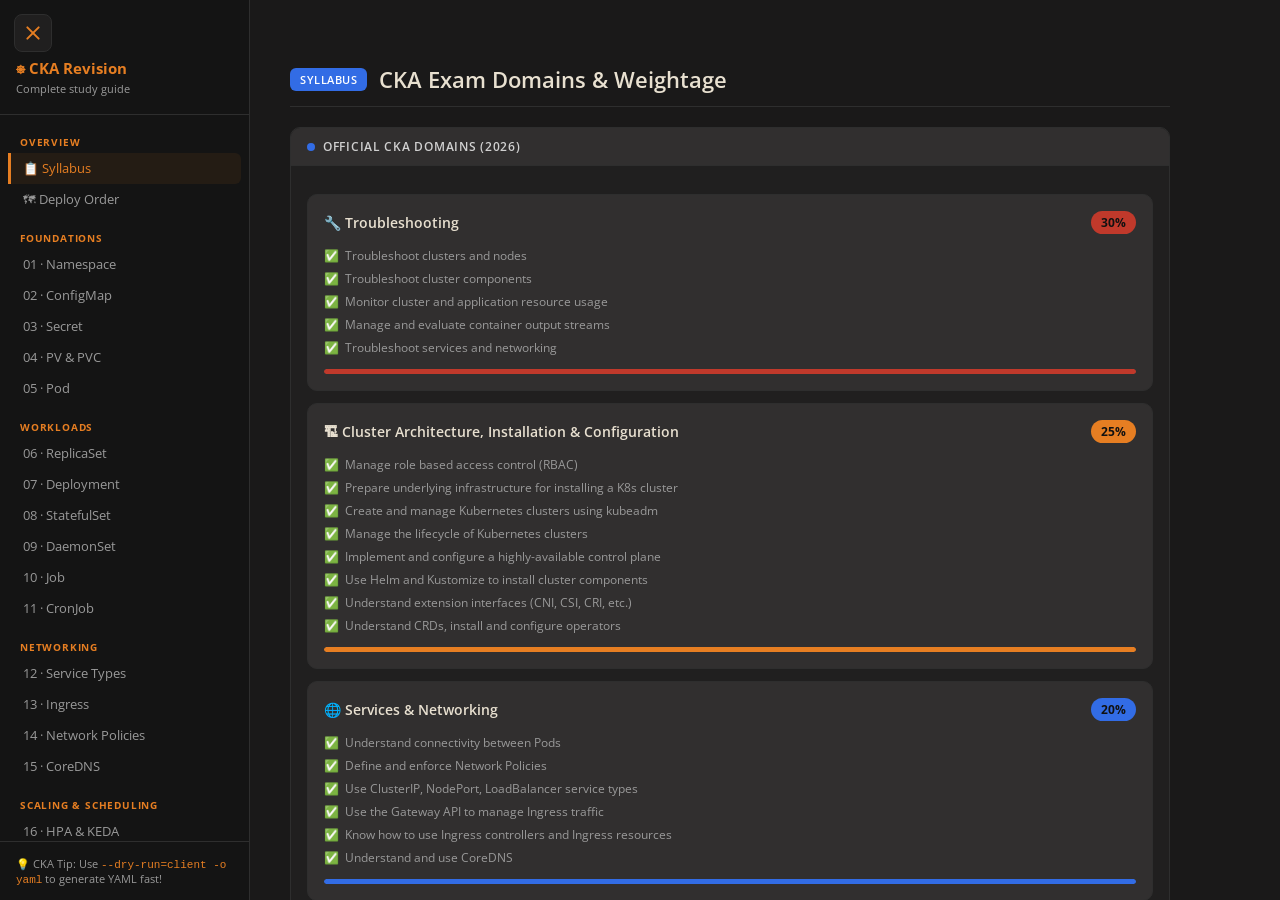
<file: cka-revision-page/index.html>
<!DOCTYPE html>
<html lang="en">

<head>
  <meta charset="UTF-8" />
  <meta name="viewport" content="width=device-width, initial-scale=1.0" />

  <title>CKA Revision Guide 2026 — Certified Kubernetes Administrator Exam Cheat Sheet</title>
  <meta name="description" content="Free, comprehensive CKA revision guide covering Kubernetes namespaces, pods, deployments, services, StatefulSets, DaemonSets, HPA, taints, tolerations, affinity, and more. Pass the Certified Kubernetes Administrator exam with interactive examples and kubectl commands." />
  <meta name="keywords" content="CKA, Certified Kubernetes Administrator, CKA exam guide, CKA revision, CKA cheat sheet, Kubernetes study guide, kubectl commands, Kubernetes deployment, Kubernetes pods, Kubernetes services, CKA 2026, CNCF certification, Kubernetes exam prep, CKA tips, Kubernetes namespaces, ConfigMap, Secret, PV, PVC, ReplicaSet, StatefulSet, DaemonSet, CronJob, HPA, VPA, taints and tolerations, node affinity" />
  <meta name="author" content="Shivang Gupta" />
  <meta name="robots" content="index, follow, max-snippet:-1, max-image-preview:large, max-video-preview:-1" />
  <link rel="canonical" href="https://cka-guide.pages.dev/" />
  <meta name="theme-color" content="#326ce5" />
  <meta name="google-site-verification" content="MMl1dFwKfiA577U3slWPbQDBEU9dSXK3ogZjgYz3UnY" />

  <!-- Favicons & Icons -->
  <link rel="icon" type="image/png" sizes="16x16" href="assets/icons/icon-16x16.png" />
  <link rel="icon" type="image/png" sizes="32x32" href="assets/icons/icon-32x32.png" />
  <link rel="icon" type="image/png" sizes="48x48" href="assets/icons/icon-48x48.png" />
  <link rel="icon" type="image/png" sizes="96x96" href="assets/icons/icon-96x96.png" />
  <link rel="icon" type="image/svg+xml" href="assets/kubernetes-icon.svg" />
  <link rel="shortcut icon" href="assets/favicon.ico" />
  <link rel="apple-touch-icon" sizes="180x180" href="assets/apple-touch-icon.png" />
  <link rel="manifest" href="site.webmanifest" />
  <meta name="msapplication-TileColor" content="#326ce5" />
  <meta name="msapplication-TileImage" content="assets/icons/icon-128x128.png" />

  <!-- Open Graph / Facebook -->
  <meta property="og:type" content="website" />
  <meta property="og:url" content="https://cka-guide.pages.dev/" />
  <meta property="og:title" content="CKA Revision Guide 2026 — Certified Kubernetes Administrator Exam Cheat Sheet" />
  <meta property="og:description" content="Free, interactive CKA revision guide with kubectl commands, YAML examples, and exam tips for every Kubernetes resource — from Pods to HPA. Pass the CKA exam on your first attempt." />
  <meta property="og:site_name" content="CKA Revision Guide" />
  <meta property="og:locale" content="en_US" />
  <meta property="og:image" content="https://cka-guide.pages.dev/assets/icons/icon-512x512.png" />
  <meta property="og:image:width" content="512" />
  <meta property="og:image:height" content="512" />
  <meta property="og:image:alt" content="Kubernetes logo — CKA Revision Guide" />

  <!-- Twitter -->
  <meta name="twitter:card" content="summary_large_image" />
  <meta name="twitter:title" content="CKA Revision Guide 2026 — Kubernetes Exam Cheat Sheet" />
  <meta name="twitter:description" content="Free, interactive CKA revision guide with kubectl commands, YAML examples, and exam tips. Cover all 16+ Kubernetes topics for the Certified Kubernetes Administrator exam." />
  <meta name="twitter:image" content="https://cka-guide.pages.dev/assets/icons/icon-512x512.png" />
  <meta name="twitter:image:alt" content="Kubernetes logo — CKA Revision Guide" />

  <!-- Structured Data (JSON-LD) -->
  <script type="application/ld+json">
  {
    "@context": "https://schema.org",
    "@type": "WebPage",
    "name": "CKA Revision Guide 2026",
    "description": "Comprehensive revision guide for the Certified Kubernetes Administrator (CKA) exam covering namespaces, pods, deployments, services, scheduling, scaling, and more.",
    "url": "https://cka-guide.pages.dev/",
    "inLanguage": "en",
    "author": {
      "@type": "Person",
      "name": "Shivang Gupta",
      "url": "https://github.com/shivang21007"
    },
    "publisher": {
      "@type": "Person",
      "name": "Shivang Gupta"
    },
    "mainEntity": {
      "@type": "Course",
      "name": "CKA Exam Revision Guide",
      "description": "A free, interactive study guide for the Certified Kubernetes Administrator (CKA) exam by the CNCF.",
      "provider": {
        "@type": "Organization",
        "name": "CNCF",
        "sameAs": "https://www.cncf.io/"
      },
      "educationalLevel": "Intermediate",
      "about": [
        "Kubernetes",
        "Container Orchestration",
        "CKA Certification",
        "kubectl",
        "Cloud Native"
      ]
    },
    "keywords": "CKA, Certified Kubernetes Administrator, Kubernetes, kubectl, exam guide, cheat sheet, revision, CNCF"
  }
  </script>

  <!-- FAQ Structured Data for rich search results -->
  <script type="application/ld+json">
  {
    "@context": "https://schema.org",
    "@type": "FAQPage",
    "mainEntity": [
      {
        "@type": "Question",
        "name": "What is the correct Kubernetes deployment order for the CKA exam?",
        "acceptedAnswer": {
          "@type": "Answer",
          "text": "The recommended order is: Namespace → ConfigMap → Secret → PersistentVolume → PersistentVolumeClaim → Pod → ReplicaSet → Deployment → StatefulSet → DaemonSet → Job → CronJob → Service → HPA."
        }
      },
      {
        "@type": "Question",
        "name": "What topics are covered in the CKA exam?",
        "acceptedAnswer": {
          "@type": "Answer",
          "text": "The CKA exam covers cluster architecture, workloads & scheduling (Pods, Deployments, StatefulSets, DaemonSets, Jobs, CronJobs), services & networking, storage (PV & PVC), and troubleshooting."
        }
      },
      {
        "@type": "Question",
        "name": "How do I quickly generate YAML in the CKA exam?",
        "acceptedAnswer": {
          "@type": "Answer",
          "text": "Use the kubectl flag --dry-run=client -o yaml to generate YAML manifests quickly without actually creating the resource. For example: kubectl run nginx --image=nginx --dry-run=client -o yaml"
        }
      }
    ]
  }
  </script>

  <link rel="stylesheet" href="style.css">
</head>

<body>

  <button id="hamburger" aria-label="Toggle navigation">
    <span></span><span></span><span></span>
  </button>
  <div id="sidebar-overlay"></div>

  <nav id="sidebar">
    <div class="sidebar-header">
      <div class="sidebar-title">⎈ CKA Revision</div>
      <div class="sidebar-subtitle">Complete study guide</div>
    </div>
    <div class="sidebar-nav">
    <div class="nav-group">
      <div class="nav-group-title">Overview</div>
      <div class="nav-item active" data-section="syllabus-overview">📋 Syllabus</div>
      <div class="nav-item" data-section="deploy-order">🗺 Deploy Order</div>
    </div>
    <div class="nav-group">
      <div class="nav-group-title">Foundations</div>
      <div class="nav-item" data-section="namespace">01 · Namespace</div>
      <div class="nav-item" data-section="configmap">02 · ConfigMap</div>
      <div class="nav-item" data-section="secret">03 · Secret</div>
      <div class="nav-item" data-section="pv">04 · PV &amp; PVC</div>
      <div class="nav-item" data-section="pod">05 · Pod</div>
    </div>
    <div class="nav-group">
      <div class="nav-group-title">Workloads</div>
      <div class="nav-item" data-section="replicaset">06 · ReplicaSet</div>
      <div class="nav-item" data-section="deployment">07 · Deployment</div>
      <div class="nav-item" data-section="statefulset">08 · StatefulSet</div>
      <div class="nav-item" data-section="daemonset">09 · DaemonSet</div>
      <div class="nav-item" data-section="job">10 · Job</div>
      <div class="nav-item" data-section="cronjob">11 · CronJob</div>
    </div>
    <div class="nav-group">
      <div class="nav-group-title">Networking</div>
      <div class="nav-item" data-section="service">12 · Service Types</div>
      <div class="nav-item" data-section="ingress">13 · Ingress</div>
      <div class="nav-item" data-section="networkpolicy">14 · Network Policies</div>
      <div class="nav-item" data-section="coredns">15 · CoreDNS</div>
    </div>
    <div class="nav-group">
      <div class="nav-group-title">Scaling &amp; Scheduling</div>
      <div class="nav-item" data-section="hpa">16 · HPA &amp; KEDA</div>
      <div class="nav-item" data-section="vpa">17 · VPA</div>
      <div class="nav-item" data-section="taints">18 · Taints &amp; Tolerations</div>
      <div class="nav-item" data-section="affinity">19 · Affinity</div>
    </div>
    <div class="nav-group">
      <div class="nav-group-title">Cluster Architecture</div>
      <div class="nav-item" data-section="rbac">20 · RBAC</div>
      <div class="nav-item" data-section="kubeadm">21 · kubeadm</div>
      <div class="nav-item" data-section="cluster-lifecycle">22 · Cluster Lifecycle</div>
      <div class="nav-item" data-section="ha-control-plane">23 · HA Control Plane</div>
      <div class="nav-item" data-section="helm-kustomize">24 · Helm &amp; Kustomize</div>
      <div class="nav-item" data-section="cni-csi-cri">25 · CNI, CSI, CRI</div>
      <div class="nav-item" data-section="crds-operators">26 · CRDs &amp; Operators</div>
    </div>
    <div class="nav-group">
      <div class="nav-group-title">Storage</div>
      <div class="nav-item" data-section="storageclass">27 · StorageClass</div>
    </div>
    <div class="nav-group">
      <div class="nav-group-title">Troubleshooting</div>
      <div class="nav-item" data-section="troubleshoot-cluster">28 · Clusters &amp; Nodes</div>
      <div class="nav-item" data-section="troubleshoot-workloads">29 · Workloads</div>
      <div class="nav-item" data-section="troubleshoot-networking">30 · Networking</div>
    </div>
    </div>
    <div class="sidebar-footer">
      💡 CKA Tip: Use <code>--dry-run=client -o yaml</code> to generate YAML fast!
    </div>
  </nav>

  <main id="main">

    <!-- SYLLABUS OVERVIEW -->
    <div class="section" id="syllabus-overview">
      <div class="section-header">
        <span class="section-badge" style="background:#326ce5;color:#fff">SYLLABUS</span>
        <h1>CKA Exam Domains &amp; Weightage</h1>
      </div>
      <div class="card">
        <div class="card-header"><span class="dot" style="background:#326ce5"></span>Official CKA Domains (2026)</div>
        <div class="card-body">
          <div class="domain-grid">
            <div class="domain-card">
              <div class="domain-card-header">
                <span class="domain-name">🔧 Troubleshooting</span>
                <span class="domain-weight" style="background:#c0392b">30%</span>
              </div>
              <ul class="domain-topics">
                <li><span style="color:#5d9e5d">✅</span> Troubleshoot clusters and nodes</li>
                <li><span style="color:#5d9e5d">✅</span> Troubleshoot cluster components</li>
                <li><span style="color:#5d9e5d">✅</span> Monitor cluster and application resource usage</li>
                <li><span style="color:#5d9e5d">✅</span> Manage and evaluate container output streams</li>
                <li><span style="color:#5d9e5d">✅</span> Troubleshoot services and networking</li>
              </ul>
              <div class="progress-bar-bg"><div class="progress-bar-fill" style="width:100%;background:#c0392b"></div></div>
            </div>
            <div class="domain-card">
              <div class="domain-card-header">
                <span class="domain-name">🏗 Cluster Architecture, Installation &amp; Configuration</span>
                <span class="domain-weight" style="background:#e67e22">25%</span>
              </div>
              <ul class="domain-topics">
                <li><span style="color:#5d9e5d">✅</span> Manage role based access control (RBAC)</li>
                <li><span style="color:#5d9e5d">✅</span> Prepare underlying infrastructure for installing a K8s cluster</li>
                <li><span style="color:#5d9e5d">✅</span> Create and manage Kubernetes clusters using kubeadm</li>
                <li><span style="color:#5d9e5d">✅</span> Manage the lifecycle of Kubernetes clusters</li>
                <li><span style="color:#5d9e5d">✅</span> Implement and configure a highly-available control plane</li>
                <li><span style="color:#5d9e5d">✅</span> Use Helm and Kustomize to install cluster components</li>
                <li><span style="color:#5d9e5d">✅</span> Understand extension interfaces (CNI, CSI, CRI, etc.)</li>
                <li><span style="color:#5d9e5d">✅</span> Understand CRDs, install and configure operators</li>
              </ul>
              <div class="progress-bar-bg"><div class="progress-bar-fill" style="width:100%;background:#e67e22"></div></div>
            </div>
            <div class="domain-card">
              <div class="domain-card-header">
                <span class="domain-name">🌐 Services &amp; Networking</span>
                <span class="domain-weight" style="background:#326ce5">20%</span>
              </div>
              <ul class="domain-topics">
                <li><span style="color:#5d9e5d">✅</span> Understand connectivity between Pods</li>
                <li><span style="color:#5d9e5d">✅</span> Define and enforce Network Policies</li>
                <li><span style="color:#5d9e5d">✅</span> Use ClusterIP, NodePort, LoadBalancer service types</li>
                <li><span style="color:#5d9e5d">✅</span> Use the Gateway API to manage Ingress traffic</li>
                <li><span style="color:#5d9e5d">✅</span> Know how to use Ingress controllers and Ingress resources</li>
                <li><span style="color:#5d9e5d">✅</span> Understand and use CoreDNS</li>
              </ul>
              <div class="progress-bar-bg"><div class="progress-bar-fill" style="width:100%;background:#326ce5"></div></div>
            </div>
            <div class="domain-card">
              <div class="domain-card-header">
                <span class="domain-name">📦 Workloads &amp; Scheduling</span>
                <span class="domain-weight" style="background:#5d9e5d">15%</span>
              </div>
              <ul class="domain-topics">
                <li><span style="color:#5d9e5d">✅</span> Understand deployments and rolling update/rollbacks</li>
                <li><span style="color:#5d9e5d">✅</span> Use ConfigMaps and Secrets to configure applications</li>
                <li><span style="color:#5d9e5d">✅</span> Configure workload autoscaling</li>
                <li><span style="color:#5d9e5d">✅</span> Understand primitives for robust, self-healing deployments</li>
                <li><span style="color:#5d9e5d">✅</span> Configure Pod admission and scheduling</li>
              </ul>
              <div class="progress-bar-bg"><div class="progress-bar-fill" style="width:100%;background:#5d9e5d"></div></div>
            </div>
            <div class="domain-card">
              <div class="domain-card-header">
                <span class="domain-name">💾 Storage</span>
                <span class="domain-weight" style="background:#d4850f">10%</span>
              </div>
              <ul class="domain-topics">
                <li><span style="color:#5d9e5d">✅</span> Implement storage classes and dynamic volume provisioning</li>
                <li><span style="color:#5d9e5d">✅</span> Configure volume types, access modes and reclaim policies</li>
                <li><span style="color:#5d9e5d">✅</span> Manage persistent volumes and persistent volume claims</li>
              </ul>
              <div class="progress-bar-bg"><div class="progress-bar-fill" style="width:100%;background:#d4850f"></div></div>
            </div>
          </div>
          <div class="tip" style="margin-top:16px">
            <span class="tip-icon">💡</span>
            <span><strong>Exam Strategy:</strong> Focus on Troubleshooting (30%) and Cluster Architecture (25%) first — together they make up 55% of the exam. All topics are fully covered in this guide.</span>
          </div>
        </div>
      </div>
    </div>

    <!-- DEPLOY ORDER -->
    <div class="section" id="deploy-order">
      <div class="section-header">
        <span class="section-badge" style="background:#e67e22;color:#111">OVERVIEW</span>
        <h1>Kubernetes Deployment Order</h1>
      </div>
      <div class="card">
        <div class="card-header"><span class="dot" style="background:#e67e22"></span>In CKA exam — always follow this
          order</div>
        <div class="card-body">
          <div class="flow">
            <div class="flow-box" style="border-color:#e67e22;color:#e0a050">1. Namespace</div>
            <span class="flow-arrow">→</span>
            <div class="flow-box" style="border-color:#5d9e5d;color:#7dba7d">2. ConfigMap</div>
            <span class="flow-arrow">→</span>
            <div class="flow-box" style="border-color:#d4850f;color:#f0a050">3. Secret</div>
            <span class="flow-arrow">→</span>
            <div class="flow-box" style="border-color:#c0392b;color:#d46040">4. PV</div>
            <span class="flow-arrow">→</span>
            <div class="flow-box" style="border-color:#d4850f;color:#e0a050">5. PVC</div>
            <span class="flow-arrow">→</span>
            <div class="flow-box" style="border-color:#b87d2f;color:#e0a050">6. Pod / Deploy</div>
            <span class="flow-arrow">→</span>
            <div class="flow-box" style="border-color:#e67e22;color:#f0a050">7. Service</div>
            <span class="flow-arrow">→</span>
            <div class="flow-box" style="border-color:#e67e22;color:#f0a050">8. HPA/VPA</div>
          </div>
          <div class="tip" style="margin-top:16px">
            <span class="tip-icon">⚡</span>
            <span><strong>Why this order?</strong> Pods reference ConfigMaps/Secrets/PVCs — those must exist first. PVC
              references PV. Services route to pods — pod must exist. HPA targets a Deployment — deploy must exist
              first.</span>
          </div>
        </div>
      </div>
    </div>

    <!-- NAMESPACE -->
    <div class="section" id="namespace">
      <div class="section-header">
        <span class="section-badge">01</span>
        <h1>Namespace</h1>
      </div>

      <div class="card">
        <div class="card-header"><span class="dot" style="background:#e67e22"></span>Concept</div>
        <div class="card-body">
          <p class="concept-text">A <strong>Namespace</strong> is a virtual cluster inside a physical Kubernetes
            cluster. It provides <strong>logical isolation</strong> — you can have the same resource names in different
            namespaces without conflict. Think of it like folders on a computer. By default K8s has: <code
              class="inline">default</code>, <code class="inline">kube-system</code>, <code
              class="inline">kube-public</code>, <code class="inline">kube-node-lease</code>.</p>
          <div class="interview-box">
            <p>"Namespace provides a mechanism for isolating groups of resources within a single cluster. Resources like
              Deployments, Services, and Pods are namespace-scoped, while Nodes, PersistentVolumes, and ClusterRoles are
              cluster-scoped. This lets teams share a cluster without stepping on each other — dev, staging, prod can
              all live in one cluster but in separate namespaces with their own resource quotas and RBAC policies."</p>
          </div>
        </div>
      </div>

      <div class="card">
        <div class="card-header"><span class="dot" style="background:#5d9e5d"></span>YAML</div>
        <div class="card-body">
          <pre>apiVersion: v1
kind: Namespace
metadata:
  name: my-app
  labels:
    env: production
    team: backend</pre>
        </div>
      </div>

      <div class="card">
        <div class="card-header"><span class="dot" style="background:#d4850f"></span>Imperative Commands ⚡</div>
        <div class="card-body">
          <div class="imp-box">
            <p>kubectl commands</p>
            <span class="imp-cmd"><span class="imp-comment"># Create namespace</span></span>
            <span class="imp-cmd">kubectl create namespace my-app</span>
            <span class="imp-cmd">kubectl create ns my-app</span>
            <span class="imp-cmd"> </span>
            <span class="imp-cmd"><span class="imp-comment"># List all namespaces</span></span>
            <span class="imp-cmd">kubectl get ns</span>
            <span class="imp-cmd"> </span>
            <span class="imp-cmd"><span class="imp-comment"># Run all commands in a namespace</span></span>
            <span class="imp-cmd">kubectl get pods -n my-app</span>
            <span class="imp-cmd">kubectl get all -n my-app</span>
            <span class="imp-cmd"> </span>
            <span class="imp-cmd"><span class="imp-comment"># Set default namespace for session</span></span>
            <span class="imp-cmd">kubectl config set-context --current --namespace=my-app</span>
          </div>
        </div>
      </div>
    </div>

    <!-- CONFIGMAP -->
    <div class="section" id="configmap">
      <div class="section-header">
        <span class="section-badge" style="background:#5d9e5d">02</span>
        <h1>ConfigMap</h1>
      </div>

      <div class="card">
        <div class="card-header"><span class="dot" style="background:#e67e22"></span>Concept</div>
        <div class="card-body">
          <p class="concept-text">A <strong>ConfigMap</strong> stores <strong>non-sensitive configuration data</strong>
            as key-value pairs. It decouples environment-specific configuration from container images, so the same image
            works in dev/staging/prod by just swapping the ConfigMap. Pods consume ConfigMaps as <strong>env
              vars</strong>, <strong>command-line args</strong>, or <strong>mounted files</strong>.</p>
          <div class="interview-box">
            <p>"ConfigMap is a K8s API object used to store non-confidential data in key-value pairs. The main benefit
              is separation of concerns — your app image stays the same but the config changes per environment. Pods can
              consume ConfigMap values as environment variables via envFrom or env.valueFrom, or as files mounted via a
              volume. One important thing — ConfigMap updates don't automatically restart pods. If you mount it as a
              volume, K8s will eventually update the file, but if you use it as an env var, you need to manually restart
              the pod."</p>
          </div>
        </div>
      </div>

      <div class="card">
        <div class="card-header"><span class="dot" style="background:#5d9e5d"></span>YAML — Full example (all 3 usage
          patterns)</div>
        <div class="card-body">
          <pre>apiVersion: v1
kind: ConfigMap
metadata:
  name: app-config
  namespace: my-app
data:
  APP_ENV: "production"
  LOG_LEVEL: "info"
  DB_HOST: "postgres-service"
  config.yaml: |            # file-style key
    server:
      port: 8080
      timeout: 30s

---
# Pod consuming ConfigMap in all 3 ways
apiVersion: v1
kind: Pod
metadata:
  name: app-pod
  namespace: my-app
spec:
  containers:
  - name: app
    image: myapp:1.0
    # Pattern 1: Load ALL keys as env vars
    envFrom:
    - configMapRef:
        name: app-config
    # Pattern 2: Load specific key as env var
    env:
    - name: DATABASE_HOST
      valueFrom:
        configMapKeyRef:
          name: app-config
          key: DB_HOST
    # Pattern 3: Mount as file in container
    volumeMounts:
    - name: config-volume
      mountPath: /etc/config
  volumes:
  - name: config-volume
    configMap:
      name: app-config</pre>
        </div>
      </div>

      <div class="card">
        <div class="card-header"><span class="dot" style="background:#d4850f"></span>Imperative Commands ⚡</div>
        <div class="card-body">
          <div class="imp-box">
            <p>kubectl commands</p>
            <span class="imp-cmd"><span class="imp-comment"># From literal values</span></span>
            <span class="imp-cmd">kubectl create cm app-config --from-literal=APP_ENV=prod
              --from-literal=LOG_LEVEL=info</span>
            <span class="imp-cmd"> </span>
            <span class="imp-cmd"><span class="imp-comment"># From a file</span></span>
            <span class="imp-cmd">kubectl create cm app-config --from-file=config.yaml</span>
            <span class="imp-cmd"> </span>
            <span class="imp-cmd"><span class="imp-comment"># From env file (KEY=VALUE format)</span></span>
            <span class="imp-cmd">kubectl create cm app-config --from-env-file=.env</span>
            <span class="imp-cmd"> </span>
            <span class="imp-cmd"><span class="imp-comment"># Generate YAML without creating (exam trick!)</span></span>
            <span class="imp-cmd">kubectl create cm app-config --from-literal=K=V --dry-run=client -o yaml</span>
            <span class="imp-cmd"> </span>
            <span class="imp-cmd"><span class="imp-comment"># View configmap data</span></span>
            <span class="imp-cmd">kubectl describe cm app-config -n my-app</span>
          </div>
        </div>
      </div>
    </div>

    <!-- SECRET -->
    <div class="section" id="secret">
      <div class="section-header">
        <span class="section-badge" style="background:#d4850f">03</span>
        <h1>Secret</h1>
      </div>

      <div class="card">
        <div class="card-header"><span class="dot" style="background:#e67e22"></span>Concept</div>
        <div class="card-body">
          <p class="concept-text">A <strong>Secret</strong> stores <strong>sensitive data</strong> like passwords,
            tokens, SSH keys. Values are <strong>base64 encoded</strong> (NOT encrypted by default — just encoded). For
            real security, use encryption at rest (EncryptionConfiguration) + RBAC. Secret types: <code
              class="inline">Opaque</code> (generic), <code class="inline">kubernetes.io/tls</code>, <code
              class="inline">kubernetes.io/dockerconfigjson</code>, <code
              class="inline">kubernetes.io/service-account-token</code>.</p>
          <div class="interview-box">
            <p>"Secrets are similar to ConfigMaps but designed for sensitive data. Values are base64 encoded — which is
              encoding not encryption, so anyone who can access the Secret object can decode it. Best practice is to
              enable etcd encryption at rest and use strict RBAC. Secrets are mounted as tmpfs (in-memory) volumes so
              they never hit disk in the container. One key difference from ConfigMap — when you create a secret
              imperatively, kubectl auto base64-encodes the values. But in YAML, you need to base64-encode yourself
              unless you use the stringData field."</p>
          </div>
        </div>
      </div>

      <div class="card">
        <div class="card-header"><span class="dot" style="background:#5d9e5d"></span>YAML</div>
        <div class="card-body">
          <pre>apiVersion: v1
kind: Secret
metadata:
  name: app-secret
  namespace: my-app
type: Opaque
# Option A: base64 encoded values
data:
  DB_PASSWORD: cGFzc3dvcmQxMjM=   # echo -n "password123" | base64
  API_KEY: c2VjcmV0a2V5

# Option B: plain text (K8s encodes automatically)
stringData:
  DB_PASSWORD: "password123"
  API_KEY: "secretkey"

---
# Consuming in Pod
apiVersion: v1
kind: Pod
metadata:
  name: app-pod
spec:
  containers:
  - name: app
    image: myapp:1.0
    envFrom:
    - secretRef:
        name: app-secret
    env:
    - name: DB_PASS
      valueFrom:
        secretKeyRef:
          name: app-secret
          key: DB_PASSWORD
    volumeMounts:
    - name: secret-vol
      mountPath: /etc/secrets
      readOnly: true
  volumes:
  - name: secret-vol
    secret:
      secretName: app-secret</pre>
        </div>
      </div>

      <div class="card">
        <div class="card-header"><span class="dot" style="background:#d4850f"></span>Imperative Commands ⚡</div>
        <div class="card-body">
          <div class="imp-box">
            <p>kubectl commands</p>
            <span class="imp-cmd">kubectl create secret generic app-secret --from-literal=DB_PASSWORD=pass123</span>
            <span class="imp-cmd">kubectl create secret generic app-secret --from-file=ssh-key=id_rsa</span>
            <span class="imp-cmd"> </span>
            <span class="imp-cmd"><span class="imp-comment"># TLS secret</span></span>
            <span class="imp-cmd">kubectl create secret tls my-tls --cert=cert.pem --key=key.pem</span>
            <span class="imp-cmd"> </span>
            <span class="imp-cmd"><span class="imp-comment"># Docker registry secret</span></span>
            <span class="imp-cmd">kubectl create secret docker-registry regcred \</span>
            <span class="imp-cmd"> --docker-server=gcr.io --docker-username=user --docker-password=pass</span>
            <span class="imp-cmd"> </span>
            <span class="imp-cmd"><span class="imp-comment"># Decode a secret value</span></span>
            <span class="imp-cmd">kubectl get secret app-secret -o jsonpath='{.data.DB_PASSWORD}' | base64 -d</span>
          </div>
        </div>
      </div>
    </div>

    <!-- PV & PVC -->
    <div class="section" id="pv">
      <div class="section-header">
        <span class="section-badge" style="background:#c0392b">04</span>
        <h1>PersistentVolume &amp; PersistentVolumeClaim</h1>
      </div>

      <div class="card">
        <div class="card-header"><span class="dot" style="background:#e67e22"></span>Concept</div>
        <div class="card-body">
          <p class="concept-text"><strong>PV</strong> = actual storage provisioned by admin (NFS, EBS, HostPath). It's
            <strong>cluster-scoped</strong>.<br><br>
            <strong>PVC</strong> = user's request for storage. Pod uses PVC, not PV directly. K8s matches PVC to PV via
            <strong>accessModes</strong> + <strong>capacity</strong>.<br><br>
            <strong>Access Modes:</strong> <code class="inline">ReadWriteOnce</code> (RWO — 1 node), <code
              class="inline">ReadOnlyMany</code> (ROX — many nodes read), <code class="inline">ReadWriteMany</code> (RWX
            — many nodes write).<br>
            <strong>Reclaim Policy:</strong> <code class="inline">Retain</code> (keep data), <code
              class="inline">Delete</code> (delete on PVC delete), <code class="inline">Recycle</code> (deprecated).
          </p>
          <div class="interview-box">
            <p>"PV and PVC implement a two-tier abstraction for storage in K8s. Admin creates PVs that represent actual
              storage infrastructure. Developers create PVCs to claim that storage without needing to know the
              underlying infrastructure. K8s binds a PVC to a PV when capacity and accessModes match. The Pod then
              references the PVC. This separation means infrastructure and application code are decoupled. StorageClass
              adds dynamic provisioning — the PV gets created automatically when PVC is submitted, no manual PV creation
              needed."</p>
          </div>
        </div>
      </div>

      <div class="card">
        <div class="card-header"><span class="dot" style="background:#5d9e5d"></span>YAML — PV + PVC + Pod using it
        </div>
        <div class="card-body">
          <pre>apiVersion: v1
kind: PersistentVolume
metadata:
  name: my-pv
spec:
  capacity:
    storage: 5Gi
  accessModes:
    - ReadWriteOnce          # RWO
  persistentVolumeReclaimPolicy: Retain
  storageClassName: manual   # must match PVC
  hostPath:                  # for local/dev (use NFS/EBS in prod)
    path: /mnt/data

---
apiVersion: v1
kind: PersistentVolumeClaim
metadata:
  name: my-pvc
  namespace: my-app
spec:
  accessModes:
    - ReadWriteOnce
  resources:
    requests:
      storage: 2Gi           # request <= PV capacity
  storageClassName: manual   # must match PV

---
apiVersion: v1
kind: Pod
metadata:
  name: app-with-storage
  namespace: my-app
spec:
  containers:
  - name: app
    image: nginx
    volumeMounts:
    - name: storage
      mountPath: /data
  volumes:
  - name: storage
    persistentVolumeClaim:
      claimName: my-pvc      # reference PVC, not PV</pre>
        </div>
      </div>

      <div class="card">
        <div class="card-header"><span class="dot" style="background:#d4850f"></span>Imperative Commands ⚡</div>
        <div class="card-body">
          <div class="imp-box">
            <p>kubectl commands</p>
            <span class="imp-cmd"><span class="imp-comment"># No direct imperative command for PV/PVC creation — use
                YAML</span></span>
            <span class="imp-cmd"><span class="imp-comment"># But useful commands:</span></span>
            <span class="imp-cmd">kubectl get pv <span class="imp-comment"># list all PVs</span></span>
            <span class="imp-cmd">kubectl get pvc -n my-app <span class="imp-comment"># list PVCs in ns</span></span>
            <span class="imp-cmd">kubectl describe pvc my-pvc -n my-app <span class="imp-comment"># check
                binding</span></span>
            <span class="imp-cmd"> </span>
            <span class="imp-cmd"><span class="imp-comment"># Check PVC status — should be "Bound"</span></span>
            <span class="imp-cmd">kubectl get pvc my-pvc -n my-app -o wide</span>
          </div>
          <div class="tip" style="margin-top:12px">
            <span class="tip-icon">⚡</span>
            <span>PVC stays in <strong>Pending</strong> state if no PV matches. Check: storage class name, access mode,
              and capacity must all match!</span>
          </div>
        </div>
      </div>
    </div>

    <!-- POD -->
    <div class="section" id="pod">
      <div class="section-header">
        <span class="section-badge" style="background:#b87d2f">05</span>
        <h1>Pod</h1>
      </div>

      <div class="card">
        <div class="card-header"><span class="dot" style="background:#e67e22"></span>Concept</div>
        <div class="card-body">
          <p class="concept-text">A <strong>Pod</strong> is the <strong>smallest deployable unit</strong> in K8s. It
            wraps one or more containers that share the same network namespace and storage. Containers in a Pod
            communicate via <code class="inline">localhost</code>. Pods are <strong>ephemeral</strong> — when they die,
            they're gone. That's why you use Deployments/StatefulSets to manage them. Key concepts: <strong>init
              containers</strong> (run before app), <strong>sidecar containers</strong> (run alongside app),
            <strong>resource requests/limits</strong>.</p>
          <div class="interview-box">
            <p>"A Pod is the atomic unit of scheduling in Kubernetes. It hosts one or more tightly-coupled containers
              that share an IP address, hostname, and storage volumes. In practice, most pods have one container —
              multi-container pods are used for sidecar patterns like log shipping or service mesh proxies. Pods are
              ephemeral by design; you never manage them directly in production. Instead, controllers like Deployment or
              StatefulSet manage pods and ensure the desired count is always running. Resource requests are used for
              scheduling decisions, while limits enforce runtime constraints."</p>
          </div>
        </div>
      </div>

      <div class="card">
        <div class="card-header"><span class="dot" style="background:#5d9e5d"></span>YAML — Full-blown Pod</div>
        <div class="card-body">
          <pre>apiVersion: v1
kind: Pod
metadata:
  name: full-app-pod
  namespace: my-app
  labels:
    app: myapp
    version: "1.0"
spec:
  # Init container runs first, completes, then app starts
  initContainers:
  - name: init-db-check
    image: busybox
    command: ['sh', '-c', 'until nc -z postgres-service 5432; do sleep 2; done']

  containers:
  - name: app
    image: myapp:1.0
    ports:
    - containerPort: 8080
    # Resources
    resources:
      requests:
        memory: "128Mi"
        cpu: "250m"
      limits:
        memory: "256Mi"
        cpu: "500m"
    # Env from ConfigMap + Secret
    envFrom:
    - configMapRef:
        name: app-config
    - secretRef:
        name: app-secret
    # Liveness + Readiness probes
    livenessProbe:
      httpGet:
        path: /healthz
        port: 8080
      initialDelaySeconds: 10
      periodSeconds: 10
    readinessProbe:
      httpGet:
        path: /ready
        port: 8080
      initialDelaySeconds: 5
      periodSeconds: 5
    volumeMounts:
    - name: storage
      mountPath: /data
    - name: config-volume
      mountPath: /etc/config

  # Sidecar container
  - name: log-shipper
    image: fluentd:latest
    volumeMounts:
    - name: shared-logs
      mountPath: /var/log

  volumes:
  - name: storage
    persistentVolumeClaim:
      claimName: my-pvc
  - name: config-volume
    configMap:
      name: app-config
  - name: shared-logs
    emptyDir: {}

  restartPolicy: Always   # Always | OnFailure | Never</pre>
        </div>
      </div>

      <div class="card">
        <div class="card-header"><span class="dot" style="background:#d4850f"></span>Imperative Commands ⚡</div>
        <div class="card-body">
          <div class="imp-box">
            <p>kubectl commands</p>
            <span class="imp-cmd">kubectl run nginx-pod --image=nginx --port=80</span>
            <span class="imp-cmd">kubectl run nginx-pod --image=nginx --dry-run=client -o yaml > pod.yaml</span>
            <span class="imp-cmd"> </span>
            <span class="imp-cmd"><span class="imp-comment"># With env vars</span></span>
            <span class="imp-cmd">kubectl run app --image=myapp --env="ENV=prod" --env="PORT=8080"</span>
            <span class="imp-cmd"> </span>
            <span class="imp-cmd"><span class="imp-comment"># Execute command in pod</span></span>
            <span class="imp-cmd">kubectl exec -it nginx-pod -- /bin/bash</span>
            <span class="imp-cmd">kubectl exec nginx-pod -- env | grep APP</span>
            <span class="imp-cmd"> </span>
            <span class="imp-cmd"><span class="imp-comment"># Logs</span></span>
            <span class="imp-cmd">kubectl logs nginx-pod -f <span class="imp-comment"># follow</span></span>
            <span class="imp-cmd">kubectl logs nginx-pod -c log-shipper <span class="imp-comment"># specific
                container</span></span>
            <span class="imp-cmd">kubectl logs nginx-pod --previous <span class="imp-comment"># crashed pod
                logs</span></span>
          </div>
        </div>
      </div>
    </div>

    <!-- REPLICASET -->
    <div class="section" id="replicaset">
      <div class="section-header">
        <span class="section-badge" style="background:#e67e22">06</span>
        <h1>ReplicaSet</h1>
      </div>

      <div class="card">
        <div class="card-header"><span class="dot" style="background:#e67e22"></span>Concept</div>
        <div class="card-body">
          <p class="concept-text">A <strong>ReplicaSet</strong> ensures a <strong>specified number of Pod
              replicas</strong> are running at all times. If a pod dies, RS creates a new one. Uses a <strong>label
              selector</strong> to track pods. <br><br>⚠️ <strong>In practice — don't use RS directly!</strong> Use
            <strong>Deployment</strong> instead which manages RS and adds rolling updates + rollback capabilities. RS is
            the underlying mechanism Deployment uses.</p>
          <div class="interview-box">
            <p>"ReplicaSet is a controller that maintains a stable set of replica pods running at any given time. It
              uses label selectors to identify which pods it manages. If you manually delete a pod, the ReplicaSet
              notices the actual count doesn't match desired count and creates a new one. However, ReplicaSet alone has
              no rollout strategy — you can't do rolling updates with it. That's why in production we always use
              Deployment, which owns a ReplicaSet and adds update strategies, rollback, and pause/resume capabilities on
              top."</p>
          </div>
        </div>
      </div>

      <div class="card">
        <div class="card-header"><span class="dot" style="background:#5d9e5d"></span>YAML</div>
        <div class="card-body">
          <pre>apiVersion: apps/v1
kind: ReplicaSet
metadata:
  name: app-rs
  namespace: my-app
spec:
  replicas: 3
  selector:            # RS uses this to find/track pods
    matchLabels:
      app: myapp       # MUST match pod template labels
  template:
    metadata:
      labels:
        app: myapp     # MUST match selector
    spec:
      containers:
      - name: app
        image: myapp:1.0
        ports:
        - containerPort: 8080</pre>
        </div>
      </div>

      <div class="card">
        <div class="card-header"><span class="dot" style="background:#d4850f"></span>Imperative Commands ⚡</div>
        <div class="card-body">
          <div class="imp-box">
            <p>kubectl commands</p>
            <span class="imp-cmd"><span class="imp-comment"># No direct imperative for RS — generate YAML:</span></span>
            <span class="imp-cmd">kubectl get rs -n my-app</span>
            <span class="imp-cmd">kubectl describe rs app-rs -n my-app</span>
            <span class="imp-cmd"> </span>
            <span class="imp-cmd"><span class="imp-comment"># Scale replicaset</span></span>
            <span class="imp-cmd">kubectl scale rs app-rs --replicas=5 -n my-app</span>
          </div>
        </div>
      </div>
    </div>

    <!-- DEPLOYMENT -->
    <div class="section" id="deployment">
      <div class="section-header">
        <span class="section-badge" style="background:#e67e22">07</span>
        <h1>Deployment</h1>
      </div>

      <div class="card">
        <div class="card-header"><span class="dot" style="background:#e67e22"></span>Concept</div>
        <div class="card-body">
          <p class="concept-text">A <strong>Deployment</strong> manages ReplicaSets and adds <strong>declarative
              updates</strong>. It's the most common workload for <strong>stateless apps</strong>. Key features:
            <strong>rolling updates</strong> (zero downtime), <strong>rollback</strong>, <strong>scaling</strong>,
            <strong>pause/resume</strong>.<br><br>
            <strong>Strategy types:</strong><br>
            • <code class="inline">RollingUpdate</code>: gradual replacement (default) — configurable via <code
              class="inline">maxSurge</code> / <code class="inline">maxUnavailable</code><br>
            • <code class="inline">Recreate</code>: kill all pods then create new (causes downtime)
          </p>
          <div class="interview-box">
            <p>"Deployment is the standard way to run stateless applications in Kubernetes. It manages one or more
              ReplicaSets — when you update the Deployment, it creates a new RS and gradually shifts traffic from old to
              new RS, that's your rolling update. You can control the speed with maxSurge (extra pods during update) and
              maxUnavailable (pods that can go down). Every update creates a new RS, and Kubernetes keeps old RSes for
              rollback. You can roll back with kubectl rollout undo, which just swaps which RS is active. It's an
              immutable history of your rollouts."</p>
          </div>
        </div>
      </div>

      <div class="card">
        <div class="card-header"><span class="dot" style="background:#5d9e5d"></span>YAML — Full Deployment</div>
        <div class="card-body">
          <pre>apiVersion: apps/v1
kind: Deployment
metadata:
  name: app-deployment
  namespace: my-app
  labels:
    app: myapp
spec:
  replicas: 3
  selector:
    matchLabels:
      app: myapp
  strategy:
    type: RollingUpdate
    rollingUpdate:
      maxSurge: 1          # max extra pods during update
      maxUnavailable: 0    # no downtime (0 = zero-downtime)
  template:
    metadata:
      labels:
        app: myapp
    spec:
      containers:
      - name: app
        image: myapp:1.0
        ports:
        - containerPort: 8080
        resources:
          requests:
            cpu: "100m"
            memory: "128Mi"
          limits:
            cpu: "500m"
            memory: "256Mi"
        livenessProbe:
          httpGet:
            path: /healthz
            port: 8080
          initialDelaySeconds: 10
          periodSeconds: 10
        readinessProbe:
          httpGet:
            path: /ready
            port: 8080
          initialDelaySeconds: 5
          periodSeconds: 5</pre>
        </div>
      </div>

      <div class="card">
        <div class="card-header"><span class="dot" style="background:#d4850f"></span>Imperative Commands ⚡</div>
        <div class="card-body">
          <div class="imp-box">
            <p>kubectl commands</p>
            <span class="imp-cmd">kubectl create deployment app-deploy --image=myapp:1.0 --replicas=3</span>
            <span class="imp-cmd">kubectl create deployment app-deploy --image=myapp:1.0 --dry-run=client -o yaml</span>
            <span class="imp-cmd"> </span>
            <span class="imp-cmd"><span class="imp-comment"># Scale</span></span>
            <span class="imp-cmd">kubectl scale deployment app-deploy --replicas=5 -n my-app</span>
            <span class="imp-cmd"> </span>
            <span class="imp-cmd"><span class="imp-comment"># Update image (triggers rolling update)</span></span>
            <span class="imp-cmd">kubectl set image deployment/app-deploy app=myapp:2.0 -n my-app</span>
            <span class="imp-cmd"> </span>
            <span class="imp-cmd"><span class="imp-comment"># Check rollout status</span></span>
            <span class="imp-cmd">kubectl rollout status deployment/app-deploy -n my-app</span>
            <span class="imp-cmd"> </span>
            <span class="imp-cmd"><span class="imp-comment"># Rollback to previous version</span></span>
            <span class="imp-cmd">kubectl rollout undo deployment/app-deploy -n my-app</span>
            <span class="imp-cmd">kubectl rollout undo deployment/app-deploy --to-revision=2</span>
            <span class="imp-cmd"> </span>
            <span class="imp-cmd"><span class="imp-comment"># View history</span></span>
            <span class="imp-cmd">kubectl rollout history deployment/app-deploy</span>
            <span class="imp-cmd"> </span>
            <span class="imp-cmd"><span class="imp-comment"># Pause/Resume rolling update</span></span>
            <span class="imp-cmd">kubectl rollout pause deployment/app-deploy</span>
            <span class="imp-cmd">kubectl rollout resume deployment/app-deploy</span>
          </div>
        </div>
      </div>
    </div>

    <!-- STATEFULSET -->
    <div class="section" id="statefulset">
      <div class="section-header">
        <span class="section-badge" style="background:#d4850f">08</span>
        <h1>StatefulSet</h1>
      </div>

      <div class="card">
        <div class="card-header"><span class="dot" style="background:#e67e22"></span>Concept</div>
        <div class="card-body">
          <p class="concept-text">A <strong>StatefulSet</strong> manages stateful applications that need <strong>stable
              identity</strong> and <strong>persistent storage</strong>. Unlike Deployment, each pod gets:<br>
            • <strong>Sticky identity</strong>: <code class="inline">pod-0</code>, <code class="inline">pod-1</code>,
            <code class="inline">pod-2</code> (not random names)<br>
            • <strong>Stable DNS</strong>: <code class="inline">pod-0.service.ns.svc.cluster.local</code><br>
            • <strong>Per-pod PVC</strong>: via <code class="inline">volumeClaimTemplates</code><br><br>
            Use for: <strong>databases</strong> (MySQL, PostgreSQL, MongoDB), <strong>Kafka</strong>,
            <strong>Zookeeper</strong>, <strong>Elasticsearch</strong>. Requires a <strong>Headless Service</strong>.
          </p>
          <div class="interview-box">
            <p>"StatefulSet is for stateful workloads where pods need a stable network identity and persistent storage
              that survives pod restarts. The key difference from Deployment is that pods are created and deleted in
              order — pod-0 must be Running before pod-1 starts. Each pod has a predictable DNS name through a headless
              service. volumeClaimTemplates creates a separate PVC for each pod, so pod-0 always gets pvc-0 even after
              rescheduling. This is essential for databases where each replica node needs its own dedicated storage and
              stable hostname for replication configuration."</p>
          </div>
        </div>
      </div>

      <div class="card">
        <div class="card-header"><span class="dot" style="background:#5d9e5d"></span>YAML</div>
        <div class="card-body">
          <pre>apiVersion: v1
kind: Service
metadata:
  name: mysql-headless         # Headless service for DNS
  namespace: my-app
spec:
  clusterIP: None              # Makes it headless!
  selector:
    app: mysql
  ports:
  - port: 3306

---
apiVersion: apps/v1
kind: StatefulSet
metadata:
  name: mysql
  namespace: my-app
spec:
  serviceName: mysql-headless  # MUST reference headless service
  replicas: 3
  selector:
    matchLabels:
      app: mysql
  template:
    metadata:
      labels:
        app: mysql
    spec:
      containers:
      - name: mysql
        image: mysql:8.0
        env:
        - name: MYSQL_ROOT_PASSWORD
          valueFrom:
            secretKeyRef:
              name: mysql-secret
              key: password
        ports:
        - containerPort: 3306
        volumeMounts:
        - name: data
          mountPath: /var/lib/mysql
  # Each pod gets its own PVC!
  volumeClaimTemplates:
  - metadata:
      name: data
    spec:
      accessModes: ["ReadWriteOnce"]
      resources:
        requests:
          storage: 10Gi</pre>
        </div>
      </div>
      <div class="card">
        <div class="card-header"><span class="dot" style="background:#d4850f"></span>Imperative Commands ⚡</div>
        <div class="card-body">
          <div class="imp-box">
            <p>kubectl commands</p>
            <span class="imp-cmd"><span class="imp-comment"># No direct imperative — use YAML. Useful
                debugging:</span></span>
            <span class="imp-cmd">kubectl get statefulset -n my-app</span>
            <span class="imp-cmd">kubectl get pods -l app=mysql -n my-app <span class="imp-comment"># see pod-0, pod-1,
                pod-2</span></span>
            <span class="imp-cmd">kubectl scale statefulset mysql --replicas=5 -n my-app</span>
            <span class="imp-cmd"> </span>
            <span class="imp-cmd"><span class="imp-comment"># Access specific pod by DNS</span></span>
            <span class="imp-cmd"><span class="imp-comment">#
                mysql-0.mysql-headless.my-app.svc.cluster.local</span></span>
          </div>
        </div>
      </div>
    </div>

    <!-- DAEMONSET -->
    <div class="section" id="daemonset">
      <div class="section-header">
        <span class="section-badge" style="background:#e67e22;color:#111">09</span>
        <h1>DaemonSet</h1>
      </div>

      <div class="card">
        <div class="card-header"><span class="dot" style="background:#e67e22"></span>Concept</div>
        <div class="card-body">
          <p class="concept-text">A <strong>DaemonSet</strong> ensures <strong>one pod runs on every node</strong> (or a
            subset via node selectors). When nodes are added to cluster, pods are added automatically. When nodes are
            removed, pods are garbage collected.<br><br>
            Use cases: <strong>log collectors</strong> (Fluentd, Filebeat), <strong>monitoring agents</strong>
            (Prometheus node-exporter, Datadog), <strong>network plugins</strong> (CNI like Calico, Weave),
            <strong>storage daemons</strong>.</p>
          <div class="interview-box">
            <p>"DaemonSet guarantees that a copy of a pod runs on every node — or a subset if you use nodeSelector or
              affinity rules. It's cluster infrastructure stuff — log shippers, monitoring agents, network proxies,
              anything that needs to run at the node level. Unlike Deployment where you specify replica count, DaemonSet
              is implicitly replicas=number-of-nodes. When you add a node, K8s automatically schedules the DaemonSet pod
              on it. It also tolerates the control-plane taint by default in newer K8s versions so it can run on master
              nodes too for system-level agents."</p>
          </div>
        </div>
      </div>

      <div class="card">
        <div class="card-header"><span class="dot" style="background:#5d9e5d"></span>YAML</div>
        <div class="card-body">
          <pre>apiVersion: apps/v1
kind: DaemonSet
metadata:
  name: log-collector
  namespace: kube-system
spec:
  selector:
    matchLabels:
      app: fluentd
  template:
    metadata:
      labels:
        app: fluentd
    spec:
      tolerations:             # Run on master/control-plane too
      - key: node-role.kubernetes.io/control-plane
        effect: NoSchedule
      containers:
      - name: fluentd
        image: fluentd:latest
        resources:
          limits:
            memory: "200Mi"
            cpu: "100m"
        volumeMounts:
        - name: varlog
          mountPath: /var/log
        - name: varlibdockercontainers
          mountPath: /var/lib/docker/containers
          readOnly: true
      volumes:
      - name: varlog
        hostPath:
          path: /var/log
      - name: varlibdockercontainers
        hostPath:
          path: /var/lib/docker/containers</pre>
        </div>
      </div>
      <div class="card">
        <div class="card-header"><span class="dot" style="background:#d4850f"></span>Imperative Commands ⚡</div>
        <div class="card-body">
          <div class="imp-box">
            <p>kubectl commands</p>
            <span class="imp-cmd">kubectl get daemonset -n kube-system</span>
            <span class="imp-cmd">kubectl describe ds log-collector -n kube-system</span>
            <span class="imp-cmd"> </span>
            <span class="imp-cmd"><span class="imp-comment"># Trick: generate YAML from deployment then change
                kind</span></span>
            <span class="imp-cmd">kubectl create deployment log-ds --image=fluentd --dry-run=client -o yaml \</span>
            <span class="imp-cmd"> | sed 's/kind: Deployment/kind: DaemonSet/' \</span>
            <span class="imp-cmd"> | sed '/replicas/d' | sed '/strategy/d' > ds.yaml</span>
          </div>
        </div>
      </div>
    </div>

    <!-- JOB -->
    <div class="section" id="job">
      <div class="section-header">
        <span class="section-badge" style="background:#5d9e5d">10</span>
        <h1>Job</h1>
      </div>

      <div class="card">
        <div class="card-header"><span class="dot" style="background:#e67e22"></span>Concept</div>
        <div class="card-body">
          <p class="concept-text">A <strong>Job</strong> runs pods to <strong>completion</strong> (not indefinitely like
            Deployment). It guarantees that a specified number of pods <strong>successfully terminate</strong>. Key
            params:<br>
            • <code class="inline">completions</code>: how many successful pod completions needed<br>
            • <code class="inline">parallelism</code>: how many pods run simultaneously<br>
            • <code class="inline">backoffLimit</code>: retry limit before marking job failed<br>
            • <code class="inline">activeDeadlineSeconds</code>: max job duration<br>
            Use <code class="inline">restartPolicy: OnFailure</code> or <code class="inline">Never</code> (not Always).
          </p>
          <div class="interview-box">
            <p>"Job creates one or more pods and tracks successful completions. When completions are reached, the job is
              done. For batch processing, you set parallelism to run multiple pods simultaneously and completions to
              total tasks. The key difference from a Deployment is that a Job terminates — pods aren't restarted after
              success. You use restartPolicy: OnFailure so failed pods retry, or Never to get a new pod each attempt.
              BackoffLimit controls how many times a failed pod retries before the whole job fails."</p>
          </div>
        </div>
      </div>

      <div class="card">
        <div class="card-header"><span class="dot" style="background:#5d9e5d"></span>YAML</div>
        <div class="card-body">
          <pre>apiVersion: batch/v1
kind: Job
metadata:
  name: data-processor
  namespace: my-app
spec:
  completions: 10          # total successful completions needed
  parallelism: 3           # 3 pods at a time
  backoffLimit: 4          # retry 4 times before fail
  activeDeadlineSeconds: 300  # fail if not done in 5min
  template:
    spec:
      restartPolicy: OnFailure  # OnFailure or Never (NOT Always!)
      containers:
      - name: processor
        image: python:3.9
        command: ["python", "-c", "print('Processing batch job')"]
        resources:
          requests:
            cpu: "100m"
            memory: "64Mi"</pre>
        </div>
      </div>

      <div class="card">
        <div class="card-header"><span class="dot" style="background:#d4850f"></span>Imperative Commands ⚡</div>
        <div class="card-body">
          <div class="imp-box">
            <p>kubectl commands</p>
            <span class="imp-cmd">kubectl create job my-job --image=busybox -- echo "hello"</span>
            <span class="imp-cmd">kubectl create job my-job --image=busybox --dry-run=client -o yaml -- echo
              "hello"</span>
            <span class="imp-cmd"> </span>
            <span class="imp-cmd">kubectl get jobs -n my-app</span>
            <span class="imp-cmd">kubectl describe job data-processor</span>
            <span class="imp-cmd">kubectl logs job/data-processor</span>
          </div>
        </div>
      </div>
    </div>

    <!-- CRONJOB -->
    <div class="section" id="cronjob">
      <div class="section-header">
        <span class="section-badge" style="background:#e67e22">11</span>
        <h1>CronJob</h1>
      </div>

      <div class="card">
        <div class="card-header"><span class="dot" style="background:#e67e22"></span>Concept</div>
        <div class="card-body">
          <p class="concept-text">A <strong>CronJob</strong> creates <strong>Jobs on a schedule</strong> (like Linux
            cron). Uses standard cron syntax: <code class="inline">* * * * *</code> (minute hour day month weekday). Key
            params:<br>
            • <code class="inline">successfulJobsHistoryLimit</code>: keep N successful jobs (default 3)<br>
            • <code class="inline">failedJobsHistoryLimit</code>: keep N failed jobs (default 1)<br>
            • <code class="inline">concurrencyPolicy</code>: <code class="inline">Allow</code> | <code
              class="inline">Forbid</code> | <code class="inline">Replace</code><br>
            • <code class="inline">startingDeadlineSeconds</code>: deadline to start if missed window</p>
          <div class="interview-box">
            <p>"CronJob is a layer on top of Job that runs it on a schedule using cron syntax. CronJob creates a Job,
              which creates Pods. So it's CronJob → Job → Pod. The concurrencyPolicy is important — Allow means multiple
              scheduled jobs can run simultaneously, Forbid skips new job if previous is still running, Replace kills
              the old and starts new. You need to manage job history to avoid accumulating too many completed jobs — use
              successfulJobsHistoryLimit and failedJobsHistoryLimit to control that."</p>
          </div>
        </div>
      </div>

      <div class="card">
        <div class="card-header"><span class="dot" style="background:#5d9e5d"></span>YAML</div>
        <div class="card-body">
          <pre>apiVersion: batch/v1
kind: CronJob
metadata:
  name: daily-backup
  namespace: my-app
spec:
  schedule: "0 2 * * *"        # Every day at 2 AM
  # schedule: "*/5 * * * *"   # Every 5 minutes
  concurrencyPolicy: Forbid    # Don't run if previous still running
  successfulJobsHistoryLimit: 3
  failedJobsHistoryLimit: 1
  startingDeadlineSeconds: 60  # Start within 60s of schedule or skip
  jobTemplate:                 # Job spec goes here
    spec:
      backoffLimit: 2
      template:
        spec:
          restartPolicy: OnFailure
          containers:
          - name: backup
            image: backup-tool:latest
            command: ["/bin/sh", "-c", "pg_dump -h postgres > /backup/dump.sql"]
            volumeMounts:
            - name: backup-storage
              mountPath: /backup
          volumes:
          - name: backup-storage
            persistentVolumeClaim:
              claimName: backup-pvc</pre>
        </div>
      </div>

      <div class="card">
        <div class="card-header"><span class="dot" style="background:#d4850f"></span>Imperative Commands ⚡</div>
        <div class="card-body">
          <div class="imp-box">
            <p>kubectl commands</p>
            <span class="imp-cmd">kubectl create cronjob daily-backup --image=busybox --schedule="0 2 * * *" -- echo
              backup</span>
            <span class="imp-cmd">kubectl create cronjob my-cj --image=busybox --schedule="*/5 * * * *" --dry-run=client
              -o yaml</span>
            <span class="imp-cmd"> </span>
            <span class="imp-cmd">kubectl get cronjob -n my-app</span>
            <span class="imp-cmd">kubectl get jobs -n my-app <span class="imp-comment"># see jobs created by
                cronjob</span></span>
            <span class="imp-cmd"> </span>
            <span class="imp-cmd"><span class="imp-comment"># Manually trigger a cronjob</span></span>
            <span class="imp-cmd">kubectl create job manual-run --from=cronjob/daily-backup</span>
          </div>
        </div>
      </div>
    </div>

    <!-- SERVICE -->
    <div class="section" id="service">
      <div class="section-header">
        <span class="section-badge" style="background:#e67e22;color:#111">12</span>
        <h1>Service Types</h1>
      </div>

      <div class="card">
        <div class="card-header"><span class="dot" style="background:#e67e22"></span>Concept</div>
        <div class="card-body">
          <p class="concept-text">A <strong>Service</strong> exposes pods via a <strong>stable network
              endpoint</strong>. Pods come and go but Service IP stays. Uses <strong>label selectors</strong> to find
            target pods and kube-proxy to route traffic.</p>
          <table>
            <tr>
              <th>Type</th>
              <th>Access</th>
              <th>Use case</th>
            </tr>
            <tr>
              <td><span class="tag tag-blue">ClusterIP</span></td>
              <td>Internal only</td>
              <td>Default. Pod-to-pod communication</td>
            </tr>
            <tr>
              <td><span class="tag tag-green">NodePort</span></td>
              <td>Node IP:Port</td>
              <td>Dev/test external access (30000-32767)</td>
            </tr>
            <tr>
              <td><span class="tag tag-yellow">LoadBalancer</span></td>
              <td>Cloud LB IP</td>
              <td>Production cloud external access</td>
            </tr>
            <tr>
              <td><span class="tag tag-purple">ExternalName</span></td>
              <td>DNS alias</td>
              <td>Alias external service (no selector)</td>
            </tr>
            <tr>
              <td><span class="tag tag-cyan">Headless</span></td>
              <td>Direct pod IPs</td>
              <td>StatefulSets, service discovery</td>
            </tr>
          </table>
          <div class="interview-box">
            <p>"Service provides stable DNS and IP for a dynamic set of pods. ClusterIP is default — only reachable
              within the cluster. NodePort extends it and opens a port on every node's IP. LoadBalancer extends NodePort
              and provisions a cloud load balancer in front. The key insight is they're additive — LoadBalancer creates
              NodePort creates ClusterIP. For StatefulSets you use a headless service — clusterIP: None — which returns
              the actual pod IPs from DNS instead of a virtual IP, so clients can connect directly to individual pods."
            </p>
          </div>
        </div>
      </div>

      <div class="card">
        <div class="card-header"><span class="dot" style="background:#5d9e5d"></span>YAML — All Service Types</div>
        <div class="card-body">
          <pre># 1. ClusterIP (default - internal only)
apiVersion: v1
kind: Service
metadata:
  name: app-svc
  namespace: my-app
spec:
  type: ClusterIP
  selector:
    app: myapp
  ports:
  - port: 80         # service port
    targetPort: 8080 # container port
    protocol: TCP

---
# 2. NodePort (external via node IP)
apiVersion: v1
kind: Service
metadata:
  name: app-nodeport
spec:
  type: NodePort
  selector:
    app: myapp
  ports:
  - port: 80
    targetPort: 8080
    nodePort: 30080   # optional, auto-assigned if omitted (30000-32767)

---
# 3. LoadBalancer (cloud provider LB)
apiVersion: v1
kind: Service
metadata:
  name: app-lb
spec:
  type: LoadBalancer
  selector:
    app: myapp
  ports:
  - port: 80
    targetPort: 8080

---
# 4. Headless (StatefulSet / direct pod access)
apiVersion: v1
kind: Service
metadata:
  name: mysql-headless
spec:
  clusterIP: None   # This makes it headless!
  selector:
    app: mysql
  ports:
  - port: 3306

---
# 5. ExternalName (alias to external DNS)
apiVersion: v1
kind: Service
metadata:
  name: external-db
spec:
  type: ExternalName
  externalName: my-database.rds.amazonaws.com  # no selector!</pre>
        </div>
      </div>

      <div class="card">
        <div class="card-header"><span class="dot" style="background:#d4850f"></span>Imperative Commands ⚡</div>
        <div class="card-body">
          <div class="imp-box">
            <p>kubectl commands</p>
            <span class="imp-cmd"><span class="imp-comment"># Expose a deployment as ClusterIP</span></span>
            <span class="imp-cmd">kubectl expose deployment app-deploy --port=80 --target-port=8080</span>
            <span class="imp-cmd"> </span>
            <span class="imp-cmd"><span class="imp-comment"># Expose as NodePort</span></span>
            <span class="imp-cmd">kubectl expose deployment app-deploy --type=NodePort --port=80
              --target-port=8080</span>
            <span class="imp-cmd"> </span>
            <span class="imp-cmd"><span class="imp-comment"># Create service directly</span></span>
            <span class="imp-cmd">kubectl create service clusterip my-svc --tcp=80:8080</span>
            <span class="imp-cmd"><span class="imp-comment"># create type=NodePort then manually edit yaml for NodePort/span></span>
            <span class="imp-cmd">kubectl create service nodeport my-svc --tcp=80:8080 --type=NodePort</span>
            <span class="imp-cmd">kubectl create service loadbalancer my-svc --tcp=80:8080</span>
            <span class="imp-cmd"> </span>
            <span class="imp-cmd"><span class="imp-comment"># Get service endpoints</span></span>
            <span class="imp-cmd">kubectl get endpoints app-svc -n my-app</span>
            <span class="imp-cmd"> </span>
            <span class="imp-cmd"><span class="imp-comment"># Test connectivity from inside cluster</span></span>
            <span class="imp-cmd">kubectl run test --image=busybox --rm -it -- wget -qO- http://app-svc</span>
          </div>
        </div>
      </div>
    </div>

    <!-- INGRESS -->
    <div class="section" id="ingress">
      <div class="section-header">
        <span class="section-badge" style="background:#326ce5;color:#fff">13</span>
        <h1>Ingress &amp; Gateway API</h1>
      </div>
      <div class="card">
        <div class="card-header"><span class="dot" style="background:#e67e22"></span>Concept</div>
        <div class="card-body">
          <p class="concept-text"><strong>Ingress</strong> manages <strong>external HTTP/HTTPS access</strong> to services in the cluster. It provides <strong>URL-based routing</strong>, <strong>SSL/TLS termination</strong>, and <strong>virtual hosting</strong>. Unlike NodePort/LoadBalancer (L4), Ingress operates at <strong>Layer 7</strong>.<br><br>
            <strong>Key components:</strong><br>
            • <strong>Ingress Controller</strong>: The actual proxy (NGINX, Traefik, HAProxy) — must be installed separately<br>
            • <strong>Ingress Resource</strong>: Rules that define routing — which host/path maps to which service<br>
            • <strong>IngressClass</strong>: Selects which controller handles the resource<br><br>
            <strong>Gateway API</strong> is the newer replacement for Ingress — more expressive, supports TCP/UDP, and separates concerns between infra and app teams via GatewayClass → Gateway → HTTPRoute.
          </p>
          <div class="interview-box">
            <p>"Ingress is K8s Layer 7 load balancing. Instead of creating a LoadBalancer per service, you have one Ingress controller handling all external traffic and routing based on host headers or URL paths. The Ingress resource is just the config — the actual work is done by the Ingress controller which is a pod running NGINX or Traefik. Gateway API is the evolution — it splits responsibilities into GatewayClass (infra provider), Gateway (cluster operator), and HTTPRoute (developer), giving better separation of concerns. In the exam, you need to know both Ingress resources and Gateway API basics."</p>
          </div>
        </div>
      </div>
      <div class="card">
        <div class="card-header"><span class="dot" style="background:#5d9e5d"></span>YAML — Ingress (path + host + TLS) &amp; Gateway API</div>
        <div class="card-body">
          <pre># Path-based routing with TLS
apiVersion: networking.k8s.io/v1
kind: Ingress
metadata:
  name: app-ingress
  namespace: my-app
  annotations:
    nginx.ingress.kubernetes.io/rewrite-target: /
spec:
  ingressClassName: nginx         # which controller to use
  tls:
  - hosts:
    - myapp.example.com
    secretName: tls-secret        # kubectl create secret tls ...
  rules:
  - host: myapp.example.com
    http:
      paths:
      - path: /api
        pathType: Prefix          # Prefix | Exact | ImplementationSpecific
        backend:
          service:
            name: api-service
            port:
              number: 80
      - path: /
        pathType: Prefix
        backend:
          service:
            name: web-service
            port:
              number: 80

---
# Gateway API — HTTPRoute
apiVersion: gateway.networking.k8s.io/v1
kind: HTTPRoute
metadata:
  name: app-route
  namespace: my-app
spec:
  parentRefs:
  - name: my-gateway              # references a Gateway object
  hostnames:
  - "myapp.example.com"
  rules:
  - matches:
    - path:
        type: PathPrefix
        value: /api
    backendRefs:
    - name: api-service
      port: 80</pre>
        </div>
      </div>
      <div class="card">
        <div class="card-header"><span class="dot" style="background:#d4850f"></span>Imperative Commands ⚡</div>
        <div class="card-body">
          <div class="imp-box">
            <p>kubectl commands</p>
            <span class="imp-cmd"><span class="imp-comment"># Create ingress imperatively</span></span>
            <span class="imp-cmd">kubectl create ingress app-ingress --rule="myapp.example.com/api*=api-svc:80"</span>
            <span class="imp-cmd">kubectl create ingress app-ingress \</span>
            <span class="imp-cmd">  --rule="myapp.example.com/api*=api-svc:80,tls=tls-secret"</span>
            <span class="imp-cmd"> </span>
            <span class="imp-cmd"><span class="imp-comment"># Generate YAML</span></span>
            <span class="imp-cmd">kubectl create ingress my-ing --rule="host/path=svc:port" --dry-run=client -o yaml</span>
            <span class="imp-cmd"> </span>
            <span class="imp-cmd"><span class="imp-comment"># List and inspect</span></span>
            <span class="imp-cmd">kubectl get ingress -n my-app</span>
            <span class="imp-cmd">kubectl describe ingress app-ingress -n my-app</span>
            <span class="imp-cmd"> </span>
            <span class="imp-cmd"><span class="imp-comment"># Check IngressClass</span></span>
            <span class="imp-cmd">kubectl get ingressclass</span>
          </div>
        </div>
      </div>
    </div>

    <!-- NETWORK POLICIES -->
    <div class="section" id="networkpolicy">
      <div class="section-header">
        <span class="section-badge" style="background:#326ce5;color:#fff">14</span>
        <h1>Network Policies</h1>
      </div>
      <div class="card">
        <div class="card-header"><span class="dot" style="background:#e67e22"></span>Concept</div>
        <div class="card-body">
          <p class="concept-text"><strong>NetworkPolicy</strong> controls <strong>traffic flow</strong> at the pod level — like a firewall for pods. By default, all pods can talk to all pods (<strong>allow-all</strong>). Once you apply a NetworkPolicy selecting a pod, only explicitly allowed traffic is permitted (<strong>default-deny</strong> for selected pods).<br><br>
            <strong>Key concepts:</strong><br>
            • <strong>Ingress rules</strong>: Who can send traffic TO the pod<br>
            • <strong>Egress rules</strong>: Where the pod can send traffic TO<br>
            • Selectors: <code class="inline">podSelector</code>, <code class="inline">namespaceSelector</code>, <code class="inline">ipBlock</code><br>
            • Requires a CNI that supports NetworkPolicy (Calico, Cilium, Weave — NOT Flannel)
          </p>
          <div class="interview-box">
            <p>"NetworkPolicy is K8s native firewall at the pod level. Without any policy, it's a flat network — every pod can reach every other pod. The moment you create a NetworkPolicy targeting a pod, that pod switches to default-deny for the policy types specified. You then whitelist specific traffic. The critical thing is your CNI must support it — Calico and Cilium do, Flannel doesn't. In the exam, you'll likely need to create a policy that allows traffic only from specific pods or namespaces. Remember: NetworkPolicy is namespaced and additive — multiple policies combine with OR logic."</p>
          </div>
        </div>
      </div>
      <div class="card">
        <div class="card-header"><span class="dot" style="background:#5d9e5d"></span>YAML — Default Deny + Allow Specific</div>
        <div class="card-body">
          <pre># 1. Default deny ALL ingress in namespace
apiVersion: networking.k8s.io/v1
kind: NetworkPolicy
metadata:
  name: default-deny-ingress
  namespace: my-app
spec:
  podSelector: {}            # empty = selects ALL pods in namespace
  policyTypes:
  - Ingress                  # no ingress rules = deny all incoming

---
# 2. Allow traffic from specific pods + namespace
apiVersion: networking.k8s.io/v1
kind: NetworkPolicy
metadata:
  name: allow-frontend
  namespace: my-app
spec:
  podSelector:
    matchLabels:
      app: api-server         # apply to api-server pods
  policyTypes:
  - Ingress
  - Egress
  ingress:
  - from:
    - podSelector:            # from pods with role=frontend
        matchLabels:
          role: frontend
    - namespaceSelector:      # OR from monitoring namespace
        matchLabels:
          name: monitoring
    ports:
    - protocol: TCP
      port: 8080
  egress:
  - to:
    - podSelector:
        matchLabels:
          app: database
    ports:
    - protocol: TCP
      port: 5432
  - to:                       # allow DNS
    - namespaceSelector: {}
    ports:
    - protocol: UDP
      port: 53</pre>
        </div>
      </div>
      <div class="card">
        <div class="card-header"><span class="dot" style="background:#d4850f"></span>Imperative Commands ⚡</div>
        <div class="card-body">
          <div class="imp-box">
            <p>kubectl commands</p>
            <span class="imp-cmd"><span class="imp-comment"># No direct imperative — use YAML. Useful commands:</span></span>
            <span class="imp-cmd">kubectl get networkpolicy -n my-app</span>
            <span class="imp-cmd">kubectl describe netpol allow-frontend -n my-app</span>
            <span class="imp-cmd"> </span>
            <span class="imp-cmd"><span class="imp-comment"># Test connectivity</span></span>
            <span class="imp-cmd">kubectl run test --image=busybox --rm -it -- wget -qO- --timeout=2 http://api-svc:8080</span>
            <span class="imp-cmd"> </span>
            <span class="imp-cmd"><span class="imp-comment"># Debug: check if policy is applied</span></span>
            <span class="imp-cmd">kubectl get pods -n my-app --show-labels</span>
            <span class="imp-cmd">kubectl get netpol -n my-app -o yaml</span>
          </div>
          <div class="tip" style="margin-top:12px">
            <span class="tip-icon">⚡</span>
            <span><strong>CKA Tip:</strong> Always allow DNS egress (UDP 53) in your egress policies, otherwise pods can't resolve service names!</span>
          </div>
        </div>
      </div>
    </div>

    <!-- COREDNS -->
    <div class="section" id="coredns">
      <div class="section-header">
        <span class="section-badge" style="background:#326ce5;color:#fff">15</span>
        <h1>CoreDNS</h1>
      </div>
      <div class="card">
        <div class="card-header"><span class="dot" style="background:#e67e22"></span>Concept</div>
        <div class="card-body">
          <p class="concept-text"><strong>CoreDNS</strong> is the <strong>cluster DNS server</strong> in Kubernetes. It provides <strong>service discovery</strong> — every Service gets a DNS name automatically.<br><br>
            <strong>DNS record formats:</strong><br>
            • Service: <code class="inline">svc-name.namespace.svc.cluster.local</code><br>
            • Pod: <code class="inline">pod-ip-dashed.namespace.pod.cluster.local</code><br>
            • Headless: <code class="inline">pod-name.svc-name.namespace.svc.cluster.local</code><br><br>
            CoreDNS runs as a <strong>Deployment</strong> in <code class="inline">kube-system</code> namespace. Config stored in a <strong>ConfigMap</strong> called <code class="inline">coredns</code>.
          </p>
          <div class="interview-box">
            <p>"CoreDNS replaced kube-dns as the default DNS in K8s 1.13. It runs as a Deployment with 2 replicas in kube-system, backed by a Service called kube-dns on ClusterIP. When you create a Service, K8s automatically creates a DNS record. Pods use the kube-dns Service IP (set in /etc/resolv.conf) to resolve names. For troubleshooting DNS, you run a debug pod with nslookup or dig. The Corefile in the coredns ConfigMap controls behavior — you can add custom DNS entries, forward to upstream DNS, etc."</p>
          </div>
        </div>
      </div>
      <div class="card">
        <div class="card-header"><span class="dot" style="background:#5d9e5d"></span>YAML — CoreDNS ConfigMap &amp; DNS Debug</div>
        <div class="card-body">
          <pre># CoreDNS Corefile (in ConfigMap coredns)
apiVersion: v1
kind: ConfigMap
metadata:
  name: coredns
  namespace: kube-system
data:
  Corefile: |
    .:53 {
        errors
        health { laxy_start_seconds 5 }
        ready
        kubernetes cluster.local in-addr.arpa ip6.arpa {
            pods insecure
            fallthrough in-addr.arpa ip6.arpa
            ttl 30
        }
        prometheus :9153
        forward . /etc/resolv.conf    # upstream DNS
        cache 30
        loop
        reload
        loadbalance
    }

---
# DNS Debug Pod
apiVersion: v1
kind: Pod
metadata:
  name: dnsutils
spec:
  containers:
  - name: dnsutils
    image: registry.k8s.io/e2e-test-images/jessie-dnsutils:1.3
    command: ["sleep", "infinity"]
  restartPolicy: Always</pre>
        </div>
      </div>
      <div class="card">
        <div class="card-header"><span class="dot" style="background:#d4850f"></span>Imperative Commands ⚡</div>
        <div class="card-body">
          <div class="imp-box">
            <p>kubectl commands</p>
            <span class="imp-cmd"><span class="imp-comment"># Check CoreDNS pods</span></span>
            <span class="imp-cmd">kubectl get pods -n kube-system -l k8s-app=kube-dns</span>
            <span class="imp-cmd">kubectl logs -n kube-system -l k8s-app=kube-dns</span>
            <span class="imp-cmd"> </span>
            <span class="imp-cmd"><span class="imp-comment"># Check CoreDNS ConfigMap</span></span>
            <span class="imp-cmd">kubectl get cm coredns -n kube-system -o yaml</span>
            <span class="imp-cmd"> </span>
            <span class="imp-cmd"><span class="imp-comment"># DNS lookup from debug pod</span></span>
            <span class="imp-cmd">kubectl exec -it dnsutils -- nslookup kubernetes.default</span>
            <span class="imp-cmd">kubectl exec -it dnsutils -- nslookup api-svc.my-app.svc.cluster.local</span>
            <span class="imp-cmd"> </span>
            <span class="imp-cmd"><span class="imp-comment"># Quick DNS test without debug pod</span></span>
            <span class="imp-cmd">kubectl run dns-test --image=busybox --rm -it -- nslookup kubernetes.default</span>
            <span class="imp-cmd"> </span>
            <span class="imp-cmd"><span class="imp-comment"># Check /etc/resolv.conf inside a pod</span></span>
            <span class="imp-cmd">kubectl exec my-pod -- cat /etc/resolv.conf</span>
          </div>
        </div>
      </div>
    </div>

    <!-- HPA -->
    <div class="section" id="hpa">
      <div class="section-header">
        <span class="section-badge" style="background:#b87d2f">13</span>
        <h1>HPA — Horizontal Pod Autoscaler</h1>
      </div>

      <div class="card">
        <div class="card-header"><span class="dot" style="background:#e67e22"></span>Concept</div>
        <div class="card-body">
          <p class="concept-text"><strong>HPA</strong> automatically <strong>scales pod count</strong> based on observed
            metrics. Runs as a control loop (every 15s by default).<br><br>
            <strong>CPU-based HPA</strong>: Built-in. Uses Metrics Server. Scales when average CPU across pods crosses
            target %.<br><br>
            <strong>KEDA (Kubernetes Event Driven Autoscaler)</strong>: External operator. Scales based on <strong>event
              sources</strong> — queue length (RabbitMQ, SQS, Kafka), cron, Prometheus metrics, etc. Can scale
            <strong>to 0</strong> (saves cost). CPU HPA cannot scale to 0.
          </p>
          <div class="interview-box">
            <p>"HPA watches resource metrics and adjusts replica count. The standard HPA uses CPU and memory from the
              metrics server — if average CPU exceeds your target, it scales up. KEDA extends this with 50+ scalers for
              event-driven sources. The critical advantage of KEDA over CPU-HPA is scale-to-zero — if there are no
              messages in your queue, KEDA scales to 0 replicas. CPU-HPA can only scale to minReplicas (minimum 1). For
              microservices processing async jobs from a queue, KEDA is the right choice. For typical HTTP services,
              CPU-based HPA is simpler and sufficient."</p>
          </div>
        </div>
      </div>

      <div class="card">
        <div class="card-header"><span class="dot" style="background:#5d9e5d"></span>YAML — CPU HPA &amp; KEDA</div>
        <div class="card-body">
          <pre># CPU-based HPA (requires metrics-server installed)
apiVersion: autoscaling/v2
kind: HorizontalPodAutoscaler
metadata:
  name: app-hpa
  namespace: my-app
spec:
  scaleTargetRef:
    apiVersion: apps/v1
    kind: Deployment
    name: app-deployment
  minReplicas: 2
  maxReplicas: 10
  metrics:
  - type: Resource
    resource:
      name: cpu
      target:
        type: Utilization
        averageUtilization: 70    # scale up if CPU > 70%
  - type: Resource
    resource:
      name: memory
      target:
        type: Utilization
        averageUtilization: 80

---
# KEDA ScaledObject (scale based on queue length)
apiVersion: keda.sh/v1alpha1
kind: ScaledObject
metadata:
  name: app-keda-scaler
  namespace: my-app
spec:
  scaleTargetRef:
    name: app-deployment
  minReplicaCount: 0            # KEDA can scale to ZERO!
  maxReplicaCount: 20
  triggers:
  - type: rabbitmq
    metadata:
      host: amqp://rabbitmq:5672
      queueName: tasks
      queueLength: "5"          # 1 pod per 5 messages in queue</pre>
        </div>
      </div>

      <div class="card">
        <div class="card-header"><span class="dot" style="background:#d4850f"></span>Imperative Commands ⚡</div>
        <div class="card-body">
          <div class="imp-box">
            <p>kubectl commands</p>
            <span class="imp-cmd"><span class="imp-comment"># Create HPA imperatively (CPU)</span></span>
            <span class="imp-cmd">kubectl autoscale deployment app-deployment --cpu=70 --min=2 --max=10</span>
            <span class="imp-cmd"> </span>
            <span class="imp-cmd">kubectl get hpa -n my-app</span>
            <span class="imp-cmd">kubectl describe hpa app-hpa -n my-app <span class="imp-comment"># see current
                metrics</span></span>
            <span class="imp-cmd"> </span>
            <span class="imp-cmd"><span class="imp-comment"># Generate YAML</span></span>
            <span class="imp-cmd">kubectl autoscale deployment app-deployment --cpu-percent=70 --min=2 --max=10 \</span>
            <span class="imp-cmd"> --dry-run=client -o yaml</span>
          </div>
        </div>
      </div>

      <div class="card">
        <div class="card-header"><span class="dot" style="background:#d4850f"></span>HPA vs KEDA Comparison</div>
        <div class="card-body">
          <table>
            <tr>
              <th>Feature</th>
              <th>HPA (CPU)</th>
              <th>KEDA</th>
            </tr>
            <tr>
              <td>Scale to zero</td>
              <td>❌ min 1</td>
              <td>✅ yes</td>
            </tr>
            <tr>
              <td>Event sources</td>
              <td>CPU, Memory</td>
              <td>50+ (queue, cron, DB, Prometheus...)</td>
            </tr>
            <tr>
              <td>Installation</td>
              <td>Built-in</td>
              <td>Separate operator</td>
            </tr>
            <tr>
              <td>Best for</td>
              <td>HTTP services</td>
              <td>Async/event-driven workloads</td>
            </tr>
            <tr>
              <td>Lag before scale</td>
              <td>~15-30s</td>
              <td>Near real-time</td>
            </tr>
          </table>
        </div>
      </div>
    </div>

    <!-- VPA -->
    <div class="section" id="vpa">
      <div class="section-header">
        <span class="section-badge" style="background:#e67e22">14</span>
        <h1>VPA — Vertical Pod Autoscaler</h1>
      </div>

      <div class="card">
        <div class="card-header"><span class="dot" style="background:#e67e22"></span>Concept</div>
        <div class="card-body">
          <p class="concept-text"><strong>VPA</strong> automatically adjusts <strong>CPU and memory
              requests/limits</strong> for containers (vertical scaling = more resources, not more pods). It has 3
            modes:<br>
            • <code class="inline">Off</code>: Only recommend, no auto-apply<br>
            • <code class="inline">Initial</code>: Apply only at pod creation<br>
            • <code class="inline">Auto</code>: Apply and restart pods when needed<br><br>
            ⚠️ <strong>VPA + HPA conflict!</strong> Don't use both on same target for CPU/Memory. Use VPA for vertical,
            HPA for horizontal, or use HPA with custom metrics + VPA on non-conflicting resources.</p>
          <div class="interview-box">
            <p>"VPA solves the problem of right-sizing — developers often over-provision CPU/memory to be safe, wasting
              resources. VPA observes actual usage over time and recommends or automatically adjusts resource requests
              and limits. In Auto mode, it will evict and restart pods with updated resources. The main drawback is that
              restarting pods causes brief disruption. So for production, many teams use Recommendation mode to get
              suggestions and apply them during maintenance windows. VPA and HPA shouldn't both be targeting the same
              CPU metric — they'll fight each other. Safe combo is HPA on CPU + VPA in recommendation-only mode."</p>
          </div>
        </div>
      </div>

      <div class="card">
        <div class="card-header"><span class="dot" style="background:#5d9e5d"></span>YAML</div>
        <div class="card-body">
          <pre>apiVersion: autoscaling.k8s.io/v1
kind: VerticalPodAutoscaler
metadata:
  name: app-vpa
  namespace: my-app
spec:
  targetRef:
    apiVersion: apps/v1
    kind: Deployment
    name: app-deployment
  updatePolicy:
    updateMode: "Auto"    # "Off" | "Initial" | "Auto"
  resourcePolicy:
    containerPolicies:
    - containerName: "*"   # apply to all containers
      minAllowed:
        cpu: 100m
        memory: 50Mi
      maxAllowed:
        cpu: "2"
        memory: 2Gi
      controlledResources: ["cpu", "memory"]</pre>
        </div>
      </div>
    </div>

    <!-- TAINTS & TOLERATIONS -->
    <div class="section" id="taints">
      <div class="section-header">
        <span class="section-badge" style="background:#c0392b">15</span>
        <h1>Taints &amp; Tolerations</h1>
      </div>

      <div class="card">
        <div class="card-header"><span class="dot" style="background:#e67e22"></span>Concept</div>
        <div class="card-body">
          <p class="concept-text"><strong>Taints</strong> are applied to <strong>Nodes</strong> — they repel pods that
            can't tolerate them.<br>
            <strong>Tolerations</strong> are applied to <strong>Pods</strong> — they allow pods to schedule on tainted
            nodes.<br><br>
            <strong>Taint effects:</strong><br>
            • <code class="inline">NoSchedule</code>: New pods won't schedule. Existing pods stay.<br>
            • <code class="inline">PreferNoSchedule</code>: Try not to schedule (soft).<br>
            • <code class="inline">NoExecute</code>: Evict existing pods too (hard). Pod needs toleration or gets
            kicked.<br><br>
            ⚠️ Taints/Tolerations only say "this pod CAN go to tainted node" — it doesn't FORCE it there. Use
            <strong>NodeAffinity</strong> for forcing.
          </p>
          <div class="interview-box">
            <p>"Taints and tolerations are a push mechanism — taints push pods away from nodes. A taint on a node means
              'no pod is allowed here unless they tolerate this taint'. Tolerations on pods say 'I can handle that
              taint, don't reject me.' NoSchedule prevents future pods, NoExecute additionally evicts existing pods that
              don't tolerate it. A classic use case is GPU nodes — you taint them with gpu=true:NoSchedule so general
              workloads don't land on expensive GPU nodes, and only your ML pods that have the matching toleration get
              scheduled there. But important — tolerations alone don't guarantee the pod goes to that node. You still
              need node affinity or nodeSelector for that positive selection."</p>
          </div>
        </div>
      </div>

      <div class="card">
        <div class="card-header"><span class="dot" style="background:#5d9e5d"></span>YAML + Commands</div>
        <div class="card-body">
          <pre># Taints are applied with kubectl (node level)
# kubectl taint nodes node1 gpu=true:NoSchedule
# kubectl taint nodes node1 gpu=true:NoSchedule-  (remove taint with -)

# Pod with Toleration
apiVersion: v1
kind: Pod
metadata:
  name: gpu-pod
spec:
  tolerations:
  - key: "gpu"
    operator: "Equal"     # Equal | Exists
    value: "true"
    effect: "NoSchedule"  # NoSchedule | NoExecute | PreferNoSchedule
  # - key: "gpu"
  #   operator: "Exists"  # tolerates any value with key "gpu"
  containers:
  - name: ml-app
    image: tensorflow/tensorflow:latest-gpu</pre>
        </div>
      </div>

      <div class="card">
        <div class="card-header"><span class="dot" style="background:#d4850f"></span>Imperative Commands ⚡</div>
        <div class="card-body">
          <div class="imp-box">
            <p>kubectl commands</p>
            <span class="imp-cmd"><span class="imp-comment"># Add taint to node</span></span>
            <span class="imp-cmd">kubectl taint nodes node1 gpu=true:NoSchedule</span>
            <span class="imp-cmd">kubectl taint nodes node1 env=prod:NoExecute</span>
            <span class="imp-cmd">kubectl taint nodes node1 dedicated=backend:PreferNoSchedule</span>
            <span class="imp-cmd"> </span>
            <span class="imp-cmd"><span class="imp-comment"># Remove taint (append -)</span></span>
            <span class="imp-cmd">kubectl taint nodes node1 gpu=true:NoSchedule-</span>
            <span class="imp-cmd"> </span>
            <span class="imp-cmd"><span class="imp-comment"># View taints on nodes</span></span>
            <span class="imp-cmd">kubectl describe node node1 | grep -i taint</span>
            <span class="imp-cmd">kubectl get nodes -o json | jq '.items[].spec.taints'</span>
          </div>
        </div>
      </div>
    </div>

    <!-- AFFINITY -->
    <div class="section" id="affinity">
      <div class="section-header">
        <span class="section-badge" style="background:#e67e22;color:#111">16</span>
        <h1>Node Affinity &amp; Pod Affinity</h1>
      </div>

      <div class="card">
        <div class="card-header"><span class="dot" style="background:#e67e22"></span>Concept</div>
        <div class="card-body">
          <p class="concept-text"><strong>Node Affinity</strong>: PULL pods TOWARD specific nodes (based on node
            labels). Advanced version of <code class="inline">nodeSelector</code>.<br>
            • <code class="inline">requiredDuringSchedulingIgnoredDuringExecution</code>: Hard rule (MUST match)<br>
            • <code class="inline">preferredDuringSchedulingIgnoredDuringExecution</code>: Soft rule (try to
            match)<br><br>
            <strong>Pod Affinity / Anti-Affinity</strong>: Schedule pods RELATIVE to other pods.<br>
            • <strong>Affinity</strong>: "Schedule near pods with label X" (co-location)<br>
            • <strong>Anti-Affinity</strong>: "Don't schedule near pods with label X" (spread out, HA)
          </p>
          <div class="interview-box">
            <p>"Node affinity is the positive complement to taints — taints repel, affinity attracts. You label your
              nodes (disk=ssd, region=us-east) and use requiredDuringScheduling for hard constraints or
              preferredDuringScheduling for best-effort. Pod affinity is more nuanced — it says 'schedule me on the same
              node or same zone as pods matching this selector'. Anti-affinity is the opposite — 'spread my replicas
              across zones'. For high availability, you always use pod anti-affinity with
              topologyKey=topology.kubernetes.io/zone to ensure replicas land in different availability zones, so one
              zone failure doesn't take down your whole app."</p>
          </div>
        </div>
      </div>

      <div class="card">
        <div class="card-header"><span class="dot" style="background:#5d9e5d"></span>YAML — Node Affinity + Pod
          Anti-Affinity (HA setup)</div>
        <div class="card-body">
          <pre>apiVersion: apps/v1
kind: Deployment
metadata:
  name: ha-deployment
  namespace: my-app
spec:
  replicas: 3
  selector:
    matchLabels:
      app: myapp
  template:
    metadata:
      labels:
        app: myapp
    spec:
      affinity:
        # NODE AFFINITY — schedule only on SSD nodes
        nodeAffinity:
          requiredDuringSchedulingIgnoredDuringExecution:
            nodeSelectorTerms:
            - matchExpressions:
              - key: disk-type
                operator: In           # In | NotIn | Exists | DoesNotExist | Gt | Lt
                values:
                - ssd
          preferredDuringSchedulingIgnoredDuringExecution:
          - weight: 100
            preference:
              matchExpressions:
              - key: region
                operator: In
                values: [us-east-1]

        # POD ANTI-AFFINITY — spread replicas across zones (HA!)
        podAntiAffinity:
          requiredDuringSchedulingIgnoredDuringExecution:
          - labelSelector:
              matchLabels:
                app: myapp             # don't schedule with other myapp pods
            topologyKey: topology.kubernetes.io/zone  # one per zone

        # POD AFFINITY — schedule near cache pods (co-location)
        podAffinity:
          preferredDuringSchedulingIgnoredDuringExecution:
          - weight: 80
            podAffinityTerm:
              labelSelector:
                matchLabels:
                  app: redis-cache
              topologyKey: kubernetes.io/hostname  # same node as redis

      containers:
      - name: app
        image: myapp:1.0</pre>
        </div>
      </div>

      <div class="card">
        <div class="card-header"><span class="dot" style="background:#d4850f"></span>Cheatsheet — Operator Types</div>
        <div class="card-body">
          <table>
            <tr>
              <th>Operator</th>
              <th>Meaning</th>
              <th>Example</th>
            </tr>
            <tr>
              <td><code class="inline">In</code></td>
              <td>Label value is in list</td>
              <td>disk-type In [ssd, nvme]</td>
            </tr>
            <tr>
              <td><code class="inline">NotIn</code></td>
              <td>Label value NOT in list</td>
              <td>env NotIn [dev, staging]</td>
            </tr>
            <tr>
              <td><code class="inline">Exists</code></td>
              <td>Key exists (any value)</td>
              <td>gpu Exists</td>
            </tr>
            <tr>
              <td><code class="inline">DoesNotExist</code></td>
              <td>Key doesn't exist</td>
              <td>spot DoesNotExist</td>
            </tr>
            <tr>
              <td><code class="inline">Gt</code></td>
              <td>Greater than</td>
              <td>cores Gt 4</td>
            </tr>
            <tr>
              <td><code class="inline">Lt</code></td>
              <td>Less than</td>
              <td>memory Lt 8</td>
            </tr>
          </table>
        </div>
      </div>

      <div class="card">
        <div class="card-header"><span class="dot" style="background:#c0392b"></span>Taints vs Affinity — Quick
          Reference</div>
        <div class="card-body">
          <table>
            <tr>
              <th>Concept</th>
              <th>Applied To</th>
              <th>Direction</th>
              <th>Type</th>
            </tr>
            <tr>
              <td>Taint</td>
              <td>Node</td>
              <td>REPEL pods</td>
              <td>Push (node says "go away")</td>
            </tr>
            <tr>
              <td>Toleration</td>
              <td>Pod</td>
              <td>Accept taint</td>
              <td>"I can handle that taint"</td>
            </tr>
            <tr>
              <td>Node Affinity</td>
              <td>Pod</td>
              <td>ATTRACT to node</td>
              <td>Pull (pod says "go here")</td>
            </tr>
            <tr>
              <td>Pod Affinity</td>
              <td>Pod</td>
              <td>Near other pods</td>
              <td>Co-locate</td>
            </tr>
            <tr>
              <td>Pod Anti-Affinity</td>
              <td>Pod</td>
              <td>Away from pods</td>
              <td>Spread for HA</td>
            </tr>
            <tr>
              <td>nodeSelector</td>
              <td>Pod</td>
              <td>Exact label match</td>
              <td>Simpler node affinity</td>
            </tr>
          </table>
        </div>
      </div>

      <!-- Final CKA Tips -->
      <div class="card" style="border-color:#e67e22;margin-top:24px">
        <div class="card-header" style="background:rgba(230,126,34,.05);border-color:#e67e22"><span class="dot"
            style="background:#e67e22"></span>⚡ CKA Exam Power Tips</div>
        <div class="card-body">
          <div class="imp-box" style="background:#1a1508;border-color:#3a2a10">
            <p style="color:#f0a050">Must-know shortcuts for the exam</p>
            <span class="imp-cmd" style="color:#f0a050"><span class="imp-comment"># 1. ALWAYS use --dry-run to generate
                YAML fast</span></span>
            <span class="imp-cmd" style="color:#f0a050">kubectl run pod --image=nginx --dry-run=client -o yaml >
              pod.yaml</span>
            <span class="imp-cmd" style="color:#f0a050">kubectl create deploy app --image=nginx --dry-run=client -o yaml
              > deploy.yaml</span>
            <span class="imp-cmd"> </span>
            <span class="imp-cmd" style="color:#f0a050"><span class="imp-comment"># 2. Edit running
                resource</span></span>
            <span class="imp-cmd" style="color:#f0a050">kubectl edit deployment app-deployment</span>
            <span class="imp-cmd"> </span>
            <span class="imp-cmd" style="color:#f0a050"><span class="imp-comment"># 3. Apply changes
                imperatively</span></span>
            <span class="imp-cmd" style="color:#f0a050">kubectl apply -f pod.yaml</span>
            <span class="imp-cmd" style="color:#f0a050">kubectl replace --force -f pod.yaml # delete + recreate</span>
            <span class="imp-cmd"> </span>
            <span class="imp-cmd" style="color:#f0a050"><span class="imp-comment"># 4. jsonpath — extract specific
                field</span></span>
            <span class="imp-cmd" style="color:#f0a050">kubectl get pod my-pod -o jsonpath='{.status.podIP}'</span>
            <span class="imp-cmd" style="color:#f0a050">kubectl get nodes -o jsonpath='{.items[*].metadata.name}'</span>
            <span class="imp-cmd"> </span>
            <span class="imp-cmd" style="color:#f0a050"><span class="imp-comment"># 5. Watch resources in
                real-time</span></span>
            <span class="imp-cmd" style="color:#f0a050">kubectl get pods -w</span>
            <span class="imp-cmd"> </span>
            <span class="imp-cmd" style="color:#f0a050"><span class="imp-comment"># 6. Check what went
                wrong</span></span>
            <span class="imp-cmd" style="color:#f0a050">kubectl describe pod my-pod | tail -20 # events section</span>
            <span class="imp-cmd" style="color:#f0a050">kubectl events --for pod/my-pod</span>
            <span class="imp-cmd"> </span>
            <span class="imp-cmd" style="color:#f0a050"><span class="imp-comment"># 7. Copy file to/from
                pod</span></span>
            <span class="imp-cmd" style="color:#f0a050">kubectl cp my-pod:/etc/config/app.conf ./app.conf</span>
            <span class="imp-cmd" style="color:#f0a050">kubectl cp ./app.conf my-pod:/etc/config/app.conf</span>
            <span class="imp-cmd"> </span>
            <span class="imp-cmd" style="color:#f0a050"><span class="imp-comment"># 8. Port forward for quick
                testing</span></span>
            <span class="imp-cmd" style="color:#f0a050">kubectl port-forward pod/my-pod 8080:80</span>
            <span class="imp-cmd" style="color:#f0a050">kubectl port-forward svc/my-svc 8080:80</span>
          </div>
        </div>
      </div>
    </div>

    <!-- RBAC -->
    <div class="section" id="rbac">
      <div class="section-header">
        <span class="section-badge" style="background:#e67e22">20</span>
        <h1>RBAC — Role-Based Access Control</h1>
      </div>
      <div class="card">
        <div class="card-header"><span class="dot" style="background:#e67e22"></span>Concept</div>
        <div class="card-body">
          <p class="concept-text"><strong>RBAC</strong> controls <strong>who can do what</strong> in the cluster. It uses 4 objects:<br><br>
            • <strong>Role</strong>: Permissions within a <strong>namespace</strong> (verbs + resources)<br>
            • <strong>ClusterRole</strong>: Permissions <strong>cluster-wide</strong> (nodes, PVs, non-namespaced resources)<br>
            • <strong>RoleBinding</strong>: Binds a Role/ClusterRole to a user/group/SA in a <strong>namespace</strong><br>
            • <strong>ClusterRoleBinding</strong>: Binds a ClusterRole to a user/group/SA <strong>cluster-wide</strong><br><br>
            <strong>ServiceAccount</strong>: Identity for pods. Every pod runs as a ServiceAccount (default: <code class="inline">default</code> SA). Used to grant pods API access.
          </p>
          <div class="interview-box">
            <p>"RBAC is the authorization model in K8s. You define WHAT actions are allowed (Role/ClusterRole with verbs like get, list, create, delete on resources like pods, deployments) and then bind those permissions to WHO needs them (users, groups, or ServiceAccounts via RoleBinding/ClusterRoleBinding). A key exam pattern is: create a ServiceAccount, create a Role with specific permissions, then bind them. ClusterRole + RoleBinding is a common combo — define permissions once at cluster level, then grant them namespace-by-namespace. Always follow least privilege — don't give cluster-admin unless absolutely needed."</p>
          </div>
        </div>
      </div>
      <div class="card">
        <div class="card-header"><span class="dot" style="background:#5d9e5d"></span>YAML — Role + RoleBinding + ClusterRole</div>
        <div class="card-body">
          <pre># ServiceAccount
apiVersion: v1
kind: ServiceAccount
metadata:
  name: app-sa
  namespace: my-app

---
# Role (namespace-scoped)
apiVersion: rbac.authorization.k8s.io/v1
kind: Role
metadata:
  name: pod-reader
  namespace: my-app
rules:
- apiGroups: [""]             # core API group
  resources: ["pods", "pods/log"]
  verbs: ["get", "list", "watch"]
- apiGroups: ["apps"]
  resources: ["deployments"]
  verbs: ["get", "list", "create", "update", "patch"]

---
# RoleBinding — binds Role to ServiceAccount
apiVersion: rbac.authorization.k8s.io/v1
kind: RoleBinding
metadata:
  name: read-pods-binding
  namespace: my-app
subjects:
- kind: ServiceAccount
  name: app-sa
  namespace: my-app
# - kind: User               # for user binding
#   name: jane
#   apiGroup: rbac.authorization.k8s.io
roleRef:
  kind: Role                  # Role or ClusterRole
  name: pod-reader
  apiGroup: rbac.authorization.k8s.io

---
# ClusterRole (cluster-wide)
apiVersion: rbac.authorization.k8s.io/v1
kind: ClusterRole
metadata:
  name: node-viewer
rules:
- apiGroups: [""]
  resources: ["nodes", "persistentvolumes"]
  verbs: ["get", "list", "watch"]

---
# ClusterRoleBinding
apiVersion: rbac.authorization.k8s.io/v1
kind: ClusterRoleBinding
metadata:
  name: view-nodes-binding
subjects:
- kind: User
  name: jane
  apiGroup: rbac.authorization.k8s.io
roleRef:
  kind: ClusterRole
  name: node-viewer
  apiGroup: rbac.authorization.k8s.io

---
# Pod using ServiceAccount
apiVersion: v1
kind: Pod
metadata:
  name: app-pod
  namespace: my-app
spec:
  serviceAccountName: app-sa  # use custom SA
  containers:
  - name: app
    image: myapp:1.0</pre>
        </div>
      </div>
      <div class="card">
        <div class="card-header"><span class="dot" style="background:#d4850f"></span>Imperative Commands ⚡</div>
        <div class="card-body">
          <div class="imp-box">
            <p>kubectl commands</p>
            <span class="imp-cmd"><span class="imp-comment"># Create ServiceAccount</span></span>
            <span class="imp-cmd">kubectl create sa app-sa -n my-app</span>
            <span class="imp-cmd"> </span>
            <span class="imp-cmd"><span class="imp-comment"># Create Role</span></span>
            <span class="imp-cmd">kubectl create role pod-reader --verb=get,list,watch --resource=pods -n my-app</span>
            <span class="imp-cmd"> </span>
            <span class="imp-cmd"><span class="imp-comment"># Create ClusterRole</span></span>
            <span class="imp-cmd">kubectl create clusterrole node-viewer --verb=get,list --resource=nodes</span>
            <span class="imp-cmd"> </span>
            <span class="imp-cmd"><span class="imp-comment"># Create RoleBinding</span></span>
            <span class="imp-cmd">kubectl create rolebinding read-pods --role=pod-reader --serviceaccount=my-app:app-sa -n my-app</span>
            <span class="imp-cmd"> </span>
            <span class="imp-cmd"><span class="imp-comment"># Create ClusterRoleBinding</span></span>
            <span class="imp-cmd">kubectl create clusterrolebinding view-nodes --clusterrole=node-viewer --user=jane</span>
            <span class="imp-cmd"> </span>
            <span class="imp-cmd"><span class="imp-comment"># Check permissions (can-i)</span></span>
            <span class="imp-cmd">kubectl auth can-i get pods -n my-app --as=system:serviceaccount:my-app:app-sa</span>
            <span class="imp-cmd">kubectl auth can-i create deployments --as=jane</span>
            <span class="imp-cmd">kubectl auth can-i '*' '*' <span class="imp-comment"># am I cluster-admin?</span></span>
            <span class="imp-cmd"> </span>
            <span class="imp-cmd"><span class="imp-comment"># Generate YAML</span></span>
            <span class="imp-cmd">kubectl create role pod-reader --verb=get,list --resource=pods --dry-run=client -o yaml</span>
          </div>
        </div>
      </div>
    </div>

    <!-- KUBEADM -->
    <div class="section" id="kubeadm">
      <div class="section-header">
        <span class="section-badge" style="background:#e67e22">21</span>
        <h1>kubeadm — Cluster Bootstrap</h1>
      </div>
      <div class="card">
        <div class="card-header"><span class="dot" style="background:#e67e22"></span>Concept</div>
        <div class="card-body">
          <p class="concept-text"><strong>kubeadm</strong> is the official tool to <strong>bootstrap Kubernetes clusters</strong>. It handles: certificate generation, etcd setup, control plane components, kubelet configuration, and node joining.<br><br>
            <strong>Workflow:</strong><br>
            1. <code class="inline">kubeadm init</code> on master → initializes control plane<br>
            2. Copy <code class="inline">/etc/kubernetes/admin.conf</code> to <code class="inline">~/.kube/config</code><br>
            3. Install CNI network plugin (Calico, Flannel, etc.)<br>
            4. <code class="inline">kubeadm join</code> on worker nodes with token
          </p>
          <div class="interview-box">
            <p>"kubeadm is the standard tool for creating production-grade K8s clusters. Init generates all certificates, creates static pod manifests for kube-apiserver, kube-scheduler, kube-controller-manager, and etcd in /etc/kubernetes/manifests. It bootstraps the cluster CA and creates the kubeconfig files. After init, you install a CNI plugin — without it, pods can't communicate across nodes. Then you join workers using the token from kubeadm init. For upgrades, you use kubeadm upgrade plan to see available versions, then kubeadm upgrade apply on master, then upgrade kubelet on each node."</p>
          </div>
        </div>
      </div>
      <div class="card">
        <div class="card-header"><span class="dot" style="background:#d4850f"></span>Commands — Init, Join &amp; Upgrade</div>
        <div class="card-body">
          <div class="imp-box">
            <p>kubeadm commands</p>
            <span class="imp-cmd"><span class="imp-comment"># Initialize control plane</span></span>
            <span class="imp-cmd">kubeadm init --pod-network-cidr=10.244.0.0/16 --apiserver-advertise-address=192.168.1.10</span>
            <span class="imp-cmd"> </span>
            <span class="imp-cmd"><span class="imp-comment"># Setup kubeconfig after init</span></span>
            <span class="imp-cmd">mkdir -p $HOME/.kube</span>
            <span class="imp-cmd">cp -i /etc/kubernetes/admin.conf $HOME/.kube/config</span>
            <span class="imp-cmd">chown $(id -u):$(id -g) $HOME/.kube/config</span>
            <span class="imp-cmd"> </span>
            <span class="imp-cmd"><span class="imp-comment"># Generate join token</span></span>
            <span class="imp-cmd">kubeadm token create --print-join-command</span>
            <span class="imp-cmd"> </span>
            <span class="imp-cmd"><span class="imp-comment"># Join worker node</span></span>
            <span class="imp-cmd">kubeadm join 192.168.1.10:6443 --token &lt;token&gt; --discovery-token-ca-cert-hash sha256:&lt;hash&gt;</span>
            <span class="imp-cmd"> </span>
            <span class="imp-cmd"><span class="imp-comment"># Upgrade cluster</span></span>
            <span class="imp-cmd">kubeadm upgrade plan <span class="imp-comment"># check available versions</span></span>
            <span class="imp-cmd">kubeadm upgrade apply v1.31.0 <span class="imp-comment"># upgrade control plane</span></span>
            <span class="imp-cmd">kubeadm upgrade node <span class="imp-comment"># on worker nodes</span></span>
          </div>
        </div>
      </div>
    </div>

    <!-- CLUSTER LIFECYCLE -->
    <div class="section" id="cluster-lifecycle">
      <div class="section-header">
        <span class="section-badge" style="background:#e67e22">22</span>
        <h1>Cluster Lifecycle — Upgrade, Backup, Drain</h1>
      </div>
      <div class="card">
        <div class="card-header"><span class="dot" style="background:#e67e22"></span>Concept</div>
        <div class="card-body">
          <p class="concept-text"><strong>Cluster lifecycle management</strong> covers upgrades, etcd backup/restore, and node maintenance:<br><br>
            • <strong>Upgrade strategy</strong>: Upgrade control plane first, then workers one at a time. Max skew: kubelet can be 1 minor version behind API server<br>
            • <strong>etcd backup</strong>: etcd stores ALL cluster state. Take regular snapshots with <code class="inline">etcdctl snapshot save</code>. Critical for disaster recovery<br>
            • <strong>Node drain</strong>: Safely evict pods before maintenance. <code class="inline">cordon</code> = mark unschedulable, <code class="inline">drain</code> = cordon + evict pods
          </p>
          <div class="interview-box">
            <p>"For upgrades, you always go control plane first — upgrade kubeadm, then run kubeadm upgrade apply, then upgrade kubelet and kubectl. For workers, drain each node, upgrade, uncordon. etcd backup is critical — I'd take snapshots before any upgrade. Use etcdctl snapshot save with the correct cert paths. For restore, stop API server, restore snapshot, restart. In the exam, you'll likely get a drain/cordon question or an etcd backup/restore question — those are high-value topics."</p>
          </div>
        </div>
      </div>
      <div class="card">
        <div class="card-header"><span class="dot" style="background:#d4850f"></span>Commands — Drain, Backup, Upgrade</div>
        <div class="card-body">
          <div class="imp-box">
            <p>Essential commands</p>
            <span class="imp-cmd"><span class="imp-comment"># Node maintenance — drain/cordon/uncordon</span></span>
            <span class="imp-cmd">kubectl cordon node01 <span class="imp-comment"># mark unschedulable</span></span>
            <span class="imp-cmd">kubectl drain node01 --ignore-daemonsets --delete-emptydir-data</span>
            <span class="imp-cmd">kubectl uncordon node01 <span class="imp-comment"># mark schedulable again</span></span>
            <span class="imp-cmd"> </span>
            <span class="imp-cmd"><span class="imp-comment"># etcd backup</span></span>
            <span class="imp-cmd">ETCDCTL_API=3 etcdctl snapshot save /tmp/etcd-backup.db \</span>
            <span class="imp-cmd">  --endpoints=https://127.0.0.1:2379 \</span>
            <span class="imp-cmd">  --cacert=/etc/kubernetes/pki/etcd/ca.crt \</span>
            <span class="imp-cmd">  --cert=/etc/kubernetes/pki/etcd/server.crt \</span>
            <span class="imp-cmd">  --key=/etc/kubernetes/pki/etcd/server.key</span>
            <span class="imp-cmd"> </span>
            <span class="imp-cmd"><span class="imp-comment"># etcd restore</span></span>
            <span class="imp-cmd">ETCDCTL_API=3 etcdctl snapshot restore /tmp/etcd-backup.db \</span>
            <span class="imp-cmd">  --data-dir=/var/lib/etcd-restored</span>
            <span class="imp-cmd"> </span>
            <span class="imp-cmd"><span class="imp-comment"># Verify snapshot</span></span>
            <span class="imp-cmd">ETCDCTL_API=3 etcdctl snapshot status /tmp/etcd-backup.db --write-table</span>
            <span class="imp-cmd"> </span>
            <span class="imp-cmd"><span class="imp-comment"># Upgrade steps (on control plane node)</span></span>
            <span class="imp-cmd">apt-get update && apt-get install -y kubeadm=1.31.0-00</span>
            <span class="imp-cmd">kubeadm upgrade plan</span>
            <span class="imp-cmd">kubeadm upgrade apply v1.31.0</span>
            <span class="imp-cmd">apt-get install -y kubelet=1.31.0-00 kubectl=1.31.0-00</span>
            <span class="imp-cmd">systemctl daemon-reload && systemctl restart kubelet</span>
          </div>
        </div>
      </div>
    </div>

    <!-- HA CONTROL PLANE -->
    <div class="section" id="ha-control-plane">
      <div class="section-header">
        <span class="section-badge" style="background:#e67e22">23</span>
        <h1>Highly-Available Control Plane</h1>
      </div>
      <div class="card">
        <div class="card-header"><span class="dot" style="background:#e67e22"></span>Concept</div>
        <div class="card-body">
          <p class="concept-text"><strong>HA control plane</strong> means multiple master nodes for fault tolerance. Two topologies:<br><br>
            • <strong>Stacked etcd</strong>: etcd runs on each control plane node. Simpler setup, fewer servers. But if a node fails, both a control plane member and an etcd member are lost<br>
            • <strong>External etcd</strong>: etcd runs on separate dedicated hosts. Better resilience — etcd and control plane failures are independent. Needs more infrastructure<br><br>
            Both require a <strong>load balancer</strong> in front of API servers (HAProxy, nginx, cloud LB). Minimum <strong>3 control plane nodes</strong> for etcd quorum (odd number required).
          </p>
          <div class="interview-box">
            <p>"For production, you need at least 3 control plane nodes for etcd quorum — etcd uses Raft consensus which requires a majority to function, so 3 nodes can survive 1 failure. The load balancer distributes API requests across all API servers. In stacked topology, you init the first node with --control-plane-endpoint pointing to the LB, then join additional control planes with --control-plane flag. kube-scheduler and kube-controller-manager use leader election — only one is active, others are standby. API servers are all active behind the load balancer."</p>
          </div>
        </div>
      </div>
      <div class="card">
        <div class="card-header"><span class="dot" style="background:#d4850f"></span>Commands — HA Setup</div>
        <div class="card-body">
          <div class="imp-box">
            <p>kubeadm HA commands</p>
            <span class="imp-cmd"><span class="imp-comment"># Init first control plane with LB endpoint</span></span>
            <span class="imp-cmd">kubeadm init --control-plane-endpoint "lb.example.com:6443" \</span>
            <span class="imp-cmd">  --upload-certs --pod-network-cidr=10.244.0.0/16</span>
            <span class="imp-cmd"> </span>
            <span class="imp-cmd"><span class="imp-comment"># Join additional control plane nodes</span></span>
            <span class="imp-cmd">kubeadm join lb.example.com:6443 --token &lt;token&gt; \</span>
            <span class="imp-cmd">  --discovery-token-ca-cert-hash sha256:&lt;hash&gt; \</span>
            <span class="imp-cmd">  --control-plane --certificate-key &lt;cert-key&gt;</span>
            <span class="imp-cmd"> </span>
            <span class="imp-cmd"><span class="imp-comment"># Check control plane components</span></span>
            <span class="imp-cmd">kubectl get nodes</span>
            <span class="imp-cmd">kubectl get pods -n kube-system | grep -E 'apiserver|scheduler|controller|etcd'</span>
            <span class="imp-cmd"> </span>
            <span class="imp-cmd"><span class="imp-comment"># Check etcd cluster health</span></span>
            <span class="imp-cmd">ETCDCTL_API=3 etcdctl member list \</span>
            <span class="imp-cmd">  --endpoints=https://127.0.0.1:2379 \</span>
            <span class="imp-cmd">  --cacert=/etc/kubernetes/pki/etcd/ca.crt \</span>
            <span class="imp-cmd">  --cert=/etc/kubernetes/pki/etcd/server.crt \</span>
            <span class="imp-cmd">  --key=/etc/kubernetes/pki/etcd/server.key</span>
          </div>
        </div>
      </div>
    </div>

    <!-- HELM & KUSTOMIZE -->
    <div class="section" id="helm-kustomize">
      <div class="section-header">
        <span class="section-badge" style="background:#e67e22">24</span>
        <h1>Helm &amp; Kustomize</h1>
      </div>
      <div class="card">
        <div class="card-header"><span class="dot" style="background:#e67e22"></span>Concept</div>
        <div class="card-body">
          <p class="concept-text"><strong>Helm</strong> is the <strong>package manager</strong> for Kubernetes. A <strong>Chart</strong> is a package of K8s manifests with templating. A <strong>Release</strong> is a deployed instance of a chart.<br><br>
            <strong>Kustomize</strong> is a <strong>template-free</strong> way to customize K8s manifests using <strong>overlays</strong>. Built into kubectl (<code class="inline">kubectl apply -k</code>). It patches base manifests without modifying them — great for per-environment config (dev/staging/prod).
          </p>
          <div class="interview-box">
            <p>"Helm uses Go templates and values.yaml for parameterization — you install charts from repos like ArtifactHub. Key commands: helm install, upgrade, rollback, uninstall. Kustomize takes a different approach — no templating. You have a base directory with your standard manifests and overlay directories that patch those manifests. Use namePrefix, labels, patches to customize per environment. In the CKA exam, you'll likely need to install something via Helm (e.g., a CNI or ingress controller) or use Kustomize to modify existing manifests."</p>
          </div>
        </div>
      </div>
      <div class="card">
        <div class="card-header"><span class="dot" style="background:#d4850f"></span>Commands — Helm &amp; Kustomize</div>
        <div class="card-body">
          <div class="imp-box">
            <p>Helm commands</p>
            <span class="imp-cmd"><span class="imp-comment"># Add repo and install chart</span></span>
            <span class="imp-cmd">helm repo add bitnami https://charts.bitnami.com/bitnami</span>
            <span class="imp-cmd">helm repo update</span>
            <span class="imp-cmd">helm install my-nginx bitnami/nginx -n my-app</span>
            <span class="imp-cmd"> </span>
            <span class="imp-cmd"><span class="imp-comment"># Install with custom values</span></span>
            <span class="imp-cmd">helm install my-app ./my-chart --values=prod-values.yaml</span>
            <span class="imp-cmd">helm install my-app ./my-chart --set replicaCount=3</span>
            <span class="imp-cmd"> </span>
            <span class="imp-cmd"><span class="imp-comment"># Upgrade and rollback</span></span>
            <span class="imp-cmd">helm upgrade my-app bitnami/nginx --set image.tag=1.25</span>
            <span class="imp-cmd">helm rollback my-app 1 <span class="imp-comment"># rollback to revision 1</span></span>
            <span class="imp-cmd">helm history my-app</span>
            <span class="imp-cmd"> </span>
            <span class="imp-cmd"><span class="imp-comment"># List and uninstall</span></span>
            <span class="imp-cmd">helm list -n my-app</span>
            <span class="imp-cmd">helm uninstall my-app -n my-app</span>
          </div>
          <div class="imp-box" style="margin-top:12px">
            <p>Kustomize commands</p>
            <span class="imp-cmd"><span class="imp-comment"># Apply with Kustomize (built into kubectl)</span></span>
            <span class="imp-cmd">kubectl apply -k ./overlays/production/</span>
            <span class="imp-cmd"> </span>
            <span class="imp-cmd"><span class="imp-comment"># Preview generated YAML</span></span>
            <span class="imp-cmd">kubectl kustomize ./overlays/production/</span>
            <span class="imp-cmd">kustomize build ./overlays/production/</span>
          </div>
        </div>
      </div>
    </div>

    <!-- CNI CSI CRI -->
    <div class="section" id="cni-csi-cri">
      <div class="section-header">
        <span class="section-badge" style="background:#e67e22">25</span>
        <h1>CNI, CSI, CRI — Extension Interfaces</h1>
      </div>
      <div class="card">
        <div class="card-header"><span class="dot" style="background:#e67e22"></span>Concept</div>
        <div class="card-body">
          <p class="concept-text">Kubernetes uses <strong>plugin interfaces</strong> to keep the core modular:<br><br>
            • <strong>CNI (Container Network Interface)</strong>: Network plugin that assigns IPs to pods and enables pod-to-pod communication across nodes. Examples: <code class="inline">Calico</code>, <code class="inline">Flannel</code>, <code class="inline">Cilium</code>, <code class="inline">Weave</code><br>
            • <strong>CSI (Container Storage Interface)</strong>: Storage plugin for dynamic volume provisioning. Examples: AWS EBS CSI, GCE PD CSI, NFS CSI<br>
            • <strong>CRI (Container Runtime Interface)</strong>: Runtime plugin. K8s talks to CRI, which talks to the container runtime. Examples: <code class="inline">containerd</code>, <code class="inline">CRI-O</code> (Docker removed since K8s 1.24)<br><br>
            CNI plugins live in <code class="inline">/opt/cni/bin/</code>. CNI config in <code class="inline">/etc/cni/net.d/</code>.
          </p>
          <div class="interview-box">
            <p>"These three interfaces are what make K8s extensible. CNI handles networking — when a pod is created, kubelet calls the CNI plugin to set up the network namespace, assign an IP, and configure routes. Without a CNI, pods can't communicate. CSI standardizes how storage vendors integrate — StorageClass references a CSI driver, and the provisioner creates volumes on demand. CRI abstracts the container runtime — kubelet uses CRI to pull images, create containers. After K8s 1.24, Docker is no longer supported directly; containerd and CRI-O are the standard runtimes."</p>
          </div>
        </div>
      </div>
      <div class="card">
        <div class="card-header"><span class="dot" style="background:#d4850f"></span>Imperative Commands ⚡</div>
        <div class="card-body">
          <div class="imp-box">
            <p>kubectl commands</p>
            <span class="imp-cmd"><span class="imp-comment"># Check which CNI is installed</span></span>
            <span class="imp-cmd">ls /etc/cni/net.d/</span>
            <span class="imp-cmd">ls /opt/cni/bin/</span>
            <span class="imp-cmd">kubectl get pods -n kube-system | grep -E 'calico|flannel|cilium|weave'</span>
            <span class="imp-cmd"> </span>
            <span class="imp-cmd"><span class="imp-comment"># Install Calico CNI</span></span>
            <span class="imp-cmd">kubectl apply -f https://docs.projectcalico.org/manifests/calico.yaml</span>
            <span class="imp-cmd"> </span>
            <span class="imp-cmd"><span class="imp-comment"># Check container runtime</span></span>
            <span class="imp-cmd">kubectl get nodes -o wide <span class="imp-comment"># CONTAINER-RUNTIME column</span></span>
            <span class="imp-cmd">crictl ps <span class="imp-comment"># list running containers via CRI</span></span>
            <span class="imp-cmd">crictl images <span class="imp-comment"># list images via CRI</span></span>
            <span class="imp-cmd"> </span>
            <span class="imp-cmd"><span class="imp-comment"># Check CSI drivers</span></span>
            <span class="imp-cmd">kubectl get csidrivers</span>
            <span class="imp-cmd">kubectl get csinodes</span>
          </div>
        </div>
      </div>
    </div>

    <!-- CRDS & OPERATORS -->
    <div class="section" id="crds-operators">
      <div class="section-header">
        <span class="section-badge" style="background:#e67e22">26</span>
        <h1>CRDs &amp; Operators</h1>
      </div>
      <div class="card">
        <div class="card-header"><span class="dot" style="background:#e67e22"></span>Concept</div>
        <div class="card-body">
          <p class="concept-text"><strong>CRD (Custom Resource Definition)</strong> lets you extend the K8s API with your own resource types. After creating a CRD, you can create instances (Custom Resources) just like pods or services.<br><br>
            <strong>Operator</strong> = CRD + custom controller. The controller watches for changes to Custom Resources and takes action (create pods, configure databases, etc.). Think of it as encoding operational knowledge into software. Examples: Prometheus Operator, cert-manager, MySQL Operator.
          </p>
          <div class="interview-box">
            <p>"CRDs extend the K8s API — you define a new resource type, and K8s API server handles the rest: validation, RBAC, storage in etcd, kubectl support. An Operator packages a CRD with a controller that knows how to manage the lifecycle of a complex application. For example, a PostgreSQL Operator knows how to handle replication, failover, backup — things that would normally require a DBA. In the exam, you should know how to view CRDs, create custom resources, and understand the operator pattern."</p>
          </div>
        </div>
      </div>
      <div class="card">
        <div class="card-header"><span class="dot" style="background:#5d9e5d"></span>YAML — CRD Example</div>
        <div class="card-body">
          <pre># Custom Resource Definition
apiVersion: apiextensions.k8s.io/v1
kind: CustomResourceDefinition
metadata:
  name: backups.stable.example.com
spec:
  group: stable.example.com
  versions:
  - name: v1
    served: true
    storage: true
    schema:
      openAPIV3Schema:
        type: object
        properties:
          spec:
            type: object
            properties:
              schedule:
                type: string
              database:
                type: string
  scope: Namespaced
  names:
    plural: backups
    singular: backup
    kind: Backup
    shortNames:
    - bk

---
# Custom Resource (instance of the CRD)
apiVersion: stable.example.com/v1
kind: Backup
metadata:
  name: daily-db-backup
  namespace: my-app
spec:
  schedule: "0 2 * * *"
  database: "production-db"</pre>
        </div>
      </div>
      <div class="card">
        <div class="card-header"><span class="dot" style="background:#d4850f"></span>Imperative Commands ⚡</div>
        <div class="card-body">
          <div class="imp-box">
            <p>kubectl commands</p>
            <span class="imp-cmd"><span class="imp-comment"># List all CRDs in cluster</span></span>
            <span class="imp-cmd">kubectl get crd</span>
            <span class="imp-cmd">kubectl describe crd backups.stable.example.com</span>
            <span class="imp-cmd"> </span>
            <span class="imp-cmd"><span class="imp-comment"># Work with custom resources</span></span>
            <span class="imp-cmd">kubectl get backups -n my-app</span>
            <span class="imp-cmd">kubectl get bk -n my-app <span class="imp-comment"># using shortName</span></span>
            <span class="imp-cmd">kubectl describe backup daily-db-backup -n my-app</span>
            <span class="imp-cmd"> </span>
            <span class="imp-cmd"><span class="imp-comment"># List all API resources (shows CRDs too)</span></span>
            <span class="imp-cmd">kubectl api-resources | grep stable.example.com</span>
          </div>
        </div>
      </div>
    </div>

    <!-- STORAGECLASS -->
    <div class="section" id="storageclass">
      <div class="section-header">
        <span class="section-badge" style="background:#d4850f">27</span>
        <h1>StorageClass &amp; Dynamic Provisioning</h1>
      </div>
      <div class="card">
        <div class="card-header"><span class="dot" style="background:#e67e22"></span>Concept</div>
        <div class="card-body">
          <p class="concept-text"><strong>StorageClass</strong> enables <strong>dynamic volume provisioning</strong> — PVs are created automatically when a PVC is submitted, no manual PV creation needed.<br><br>
            • <strong>provisioner</strong>: The CSI driver that creates the volume (e.g., <code class="inline">kubernetes.io/aws-ebs</code>, <code class="inline">pd.csi.storage.gke.io</code>)<br>
            • <strong>reclaimPolicy</strong>: <code class="inline">Delete</code> (default) or <code class="inline">Retain</code><br>
            • <strong>volumeBindingMode</strong>: <code class="inline">Immediate</code> (bind PV right away) or <code class="inline">WaitForFirstConsumer</code> (wait until a pod uses the PVC — better for topology-aware scheduling)<br>
            • <strong>allowVolumeExpansion</strong>: Allow PVC resize
          </p>
          <div class="interview-box">
            <p>"StorageClass abstracts storage infrastructure. Instead of pre-creating PVs, you define a StorageClass with a provisioner, and when a PVC references that StorageClass, the provisioner automatically creates the volume. WaitForFirstConsumer is important for multi-zone setups — it delays PV creation until a pod is scheduled, so the volume is created in the same zone as the pod. Without it, you might get a PV in zone-a but a pod scheduled in zone-b, which won't work."</p>
          </div>
        </div>
      </div>
      <div class="card">
        <div class="card-header"><span class="dot" style="background:#5d9e5d"></span>YAML — StorageClass + Dynamic PVC</div>
        <div class="card-body">
          <pre># StorageClass
apiVersion: storage.k8s.io/v1
kind: StorageClass
metadata:
  name: fast-ssd
  annotations:
    storageclass.kubernetes.io/is-default-class: "true"
provisioner: pd.csi.storage.gke.io    # cloud-specific provisioner
parameters:
  type: pd-ssd
reclaimPolicy: Delete
volumeBindingMode: WaitForFirstConsumer
allowVolumeExpansion: true

---
# PVC using dynamic provisioning (no manual PV needed!)
apiVersion: v1
kind: PersistentVolumeClaim
metadata:
  name: app-data
  namespace: my-app
spec:
  accessModes:
    - ReadWriteOnce
  storageClassName: fast-ssd       # references StorageClass
  resources:
    requests:
      storage: 20Gi</pre>
        </div>
      </div>
      <div class="card">
        <div class="card-header"><span class="dot" style="background:#d4850f"></span>Imperative Commands ⚡</div>
        <div class="card-body">
          <div class="imp-box">
            <p>kubectl commands</p>
            <span class="imp-cmd">kubectl get storageclass</span>
            <span class="imp-cmd">kubectl get sc <span class="imp-comment"># shorthand</span></span>
            <span class="imp-cmd">kubectl describe sc fast-ssd</span>
            <span class="imp-cmd"> </span>
            <span class="imp-cmd"><span class="imp-comment"># Check default StorageClass</span></span>
            <span class="imp-cmd">kubectl get sc -o wide</span>
            <span class="imp-cmd"> </span>
            <span class="imp-cmd"><span class="imp-comment"># Set default StorageClass</span></span>
            <span class="imp-cmd">kubectl patch sc fast-ssd -p '{"metadata":{"annotations":{"storageclass.kubernetes.io/is-default-class":"true"}}}'</span>
          </div>
        </div>
      </div>
    </div>

    <!-- TROUBLESHOOT CLUSTER -->
    <div class="section" id="troubleshoot-cluster">
      <div class="section-header">
        <span class="section-badge" style="background:#c0392b">28</span>
        <h1>Troubleshooting — Clusters &amp; Nodes</h1>
      </div>
      <div class="card">
        <div class="card-header"><span class="dot" style="background:#e67e22"></span>Concept</div>
        <div class="card-body">
          <p class="concept-text"><strong>Cluster troubleshooting</strong> covers node issues, control plane components, and resource monitoring:<br><br>
            • <strong>Node NotReady</strong>: Check kubelet status, container runtime, network<br>
            • <strong>Control plane issues</strong>: Static pods in <code class="inline">/etc/kubernetes/manifests/</code> — API server, scheduler, controller-manager, etcd<br>
            • <strong>Monitoring</strong>: <code class="inline">kubectl top</code> (requires metrics-server), events, component logs<br>
            • <strong>Container logs</strong>: <code class="inline">kubectl logs</code>, <code class="inline">--previous</code> for crashed containers, <code class="inline">crictl logs</code> for runtime-level logs
          </p>
          <div class="interview-box">
            <p>"When troubleshooting, start broad then narrow down. For a NotReady node: SSH in, check kubelet (systemctl status kubelet, journalctl -u kubelet), check container runtime, check /var/log/. For control plane issues: check if static pod manifests are correct in /etc/kubernetes/manifests/, check kube-apiserver logs. For monitoring: install metrics-server, then use kubectl top nodes/pods. Always check events first — kubectl get events --sort-by=.lastTimestamp gives you the timeline of what happened."</p>
          </div>
        </div>
      </div>
      <div class="card">
        <div class="card-header"><span class="dot" style="background:#d4850f"></span>Commands — Cluster Troubleshooting</div>
        <div class="card-body">
          <div class="imp-box">
            <p>Essential debugging commands</p>
            <span class="imp-cmd"><span class="imp-comment"># Node status and issues</span></span>
            <span class="imp-cmd">kubectl get nodes</span>
            <span class="imp-cmd">kubectl describe node node01 <span class="imp-comment"># check Conditions, Events</span></span>
            <span class="imp-cmd"> </span>
            <span class="imp-cmd"><span class="imp-comment"># Control plane components</span></span>
            <span class="imp-cmd">kubectl get pods -n kube-system</span>
            <span class="imp-cmd">kubectl logs kube-apiserver-master -n kube-system</span>
            <span class="imp-cmd">kubectl logs kube-scheduler-master -n kube-system</span>
            <span class="imp-cmd"> </span>
            <span class="imp-cmd"><span class="imp-comment"># kubelet (on the node via SSH)</span></span>
            <span class="imp-cmd">systemctl status kubelet</span>
            <span class="imp-cmd">journalctl -u kubelet -f <span class="imp-comment"># follow logs</span></span>
            <span class="imp-cmd">systemctl restart kubelet</span>
            <span class="imp-cmd"> </span>
            <span class="imp-cmd"><span class="imp-comment"># Static pod manifests</span></span>
            <span class="imp-cmd">ls /etc/kubernetes/manifests/</span>
            <span class="imp-cmd">cat /var/lib/kubelet/config.yaml | grep staticPodPath</span>
            <span class="imp-cmd"> </span>
            <span class="imp-cmd"><span class="imp-comment"># Resource monitoring (requires metrics-server)</span></span>
            <span class="imp-cmd">kubectl top nodes</span>
            <span class="imp-cmd">kubectl top pods -n my-app --sort-by=cpu</span>
            <span class="imp-cmd">kubectl top pods -A --sort-by=memory</span>
            <span class="imp-cmd"> </span>
            <span class="imp-cmd"><span class="imp-comment"># Events — timeline of what happened</span></span>
            <span class="imp-cmd">kubectl get events -n my-app --sort-by=.lastTimestamp</span>
            <span class="imp-cmd">kubectl get events -A --field-selector reason=Failed</span>
          </div>
        </div>
      </div>
    </div>

    <!-- TROUBLESHOOT WORKLOADS -->
    <div class="section" id="troubleshoot-workloads">
      <div class="section-header">
        <span class="section-badge" style="background:#c0392b">29</span>
        <h1>Troubleshooting — Workloads</h1>
      </div>
      <div class="card">
        <div class="card-header"><span class="dot" style="background:#e67e22"></span>Concept</div>
        <div class="card-body">
          <p class="concept-text"><strong>Common pod failure states:</strong><br><br>
            • <strong>CrashLoopBackOff</strong>: Container starts, crashes, restarts repeatedly. Check logs: <code class="inline">kubectl logs pod --previous</code><br>
            • <strong>ImagePullBackOff</strong>: Can't pull image. Wrong image name, tag, or registry auth issue<br>
            • <strong>Pending</strong>: No node can schedule the pod. Insufficient resources, no matching nodeSelector/affinity, taints blocking<br>
            • <strong>CreateContainerConfigError</strong>: Missing ConfigMap, Secret, or volume reference<br>
            • <strong>OOMKilled</strong>: Container exceeded memory limit. Increase limits or fix memory leak
          </p>
          <div class="interview-box">
            <p>"For pod debugging, follow this flow: 1) kubectl get pods — see status. 2) kubectl describe pod — check Events section at the bottom for scheduling or volume errors. 3) kubectl logs — check app logs for crashes. 4) kubectl exec — get a shell and debug from inside. For CrashLoopBackOff, 90% of the time the answer is in kubectl logs --previous. For Pending, check events for scheduling failures. For ImagePullBackOff, verify the image exists and check imagePullSecrets if it's a private registry."</p>
          </div>
        </div>
      </div>
      <div class="card">
        <div class="card-header"><span class="dot" style="background:#d4850f"></span>Commands — Pod Debugging Flow</div>
        <div class="card-body">
          <div class="imp-box">
            <p>Debugging workflow</p>
            <span class="imp-cmd"><span class="imp-comment"># Step 1: Check pod status</span></span>
            <span class="imp-cmd">kubectl get pods -n my-app -o wide</span>
            <span class="imp-cmd"> </span>
            <span class="imp-cmd"><span class="imp-comment"># Step 2: Describe for events and details</span></span>
            <span class="imp-cmd">kubectl describe pod my-pod -n my-app</span>
            <span class="imp-cmd"> </span>
            <span class="imp-cmd"><span class="imp-comment"># Step 3: Check logs</span></span>
            <span class="imp-cmd">kubectl logs my-pod -n my-app</span>
            <span class="imp-cmd">kubectl logs my-pod -n my-app --previous <span class="imp-comment"># crashed container</span></span>
            <span class="imp-cmd">kubectl logs my-pod -n my-app -c sidecar <span class="imp-comment"># specific container</span></span>
            <span class="imp-cmd">kubectl logs my-pod -n my-app --all-containers=true</span>
            <span class="imp-cmd"> </span>
            <span class="imp-cmd"><span class="imp-comment"># Step 4: Get shell inside pod</span></span>
            <span class="imp-cmd">kubectl exec -it my-pod -n my-app -- /bin/sh</span>
            <span class="imp-cmd">kubectl exec my-pod -n my-app -- env <span class="imp-comment"># check env vars</span></span>
            <span class="imp-cmd">kubectl exec my-pod -n my-app -- cat /etc/config/app.yaml</span>
            <span class="imp-cmd"> </span>
            <span class="imp-cmd"><span class="imp-comment"># Deployment rollout issues</span></span>
            <span class="imp-cmd">kubectl rollout status deployment/my-deploy -n my-app</span>
            <span class="imp-cmd">kubectl rollout history deployment/my-deploy</span>
            <span class="imp-cmd">kubectl rollout undo deployment/my-deploy <span class="imp-comment"># fix bad deploy</span></span>
            <span class="imp-cmd"> </span>
            <span class="imp-cmd"><span class="imp-comment"># Debug with ephemeral container</span></span>
            <span class="imp-cmd">kubectl debug my-pod -it --image=busybox --target=app</span>
          </div>
        </div>
      </div>
    </div>

    <!-- TROUBLESHOOT NETWORKING -->
    <div class="section" id="troubleshoot-networking">
      <div class="section-header">
        <span class="section-badge" style="background:#c0392b">30</span>
        <h1>Troubleshooting — Networking</h1>
      </div>
      <div class="card">
        <div class="card-header"><span class="dot" style="background:#e67e22"></span>Concept</div>
        <div class="card-body">
          <p class="concept-text"><strong>Network troubleshooting</strong> covers service connectivity, DNS, and pod networking:<br><br>
            • <strong>Service not reachable</strong>: Check selector labels match pod labels. Check endpoints exist (<code class="inline">kubectl get endpoints</code>). Verify target port matches container port<br>
            • <strong>DNS issues</strong>: Check CoreDNS pods are running. Test with <code class="inline">nslookup</code> from a debug pod. Check <code class="inline">/etc/resolv.conf</code><br>
            • <strong>Pod-to-pod issues</strong>: Check CNI plugin is installed and running. Check NetworkPolicies aren't blocking traffic<br>
            • <strong>Ingress issues</strong>: Check Ingress controller pods, IngressClass, annotations, backend service
          </p>
          <div class="interview-box">
            <p>"For Service issues, the most common problem is label mismatch — the service selector doesn't match any pod labels, so endpoints are empty. Always check kubectl get endpoints. For DNS, verify CoreDNS is running, then test from inside a pod. For pod connectivity, check if CNI is healthy and if NetworkPolicies are blocking traffic. A good debug pattern: run a test pod with network tools (busybox or nicolaka/netshoot) and test connectivity step by step — can you reach the pod IP? The Service IP? The DNS name?"</p>
          </div>
        </div>
      </div>
      <div class="card">
        <div class="card-header"><span class="dot" style="background:#d4850f"></span>Commands — Network Debugging</div>
        <div class="card-body">
          <div class="imp-box">
            <p>Network troubleshooting commands</p>
            <span class="imp-cmd"><span class="imp-comment"># Check Service and Endpoints</span></span>
            <span class="imp-cmd">kubectl get svc -n my-app</span>
            <span class="imp-cmd">kubectl get endpoints -n my-app <span class="imp-comment"># empty = label mismatch!</span></span>
            <span class="imp-cmd">kubectl describe svc my-svc -n my-app</span>
            <span class="imp-cmd"> </span>
            <span class="imp-cmd"><span class="imp-comment"># Test connectivity from debug pod</span></span>
            <span class="imp-cmd">kubectl run netdebug --image=busybox --rm -it -- sh</span>
            <span class="imp-cmd"><span class="imp-comment"># Inside pod:</span></span>
            <span class="imp-cmd"><span class="imp-comment"># wget -qO- http://my-svc.my-app.svc:80</span></span>
            <span class="imp-cmd"><span class="imp-comment"># nslookup my-svc.my-app.svc.cluster.local</span></span>
            <span class="imp-cmd"><span class="imp-comment"># ping 10.244.1.5</span></span>
            <span class="imp-cmd"> </span>
            <span class="imp-cmd"><span class="imp-comment"># DNS troubleshooting</span></span>
            <span class="imp-cmd">kubectl get pods -n kube-system -l k8s-app=kube-dns</span>
            <span class="imp-cmd">kubectl logs -n kube-system -l k8s-app=kube-dns</span>
            <span class="imp-cmd">kubectl run dns-test --image=busybox --rm -it -- nslookup kubernetes.default</span>
            <span class="imp-cmd"> </span>
            <span class="imp-cmd"><span class="imp-comment"># Check NetworkPolicies blocking traffic</span></span>
            <span class="imp-cmd">kubectl get netpol -n my-app</span>
            <span class="imp-cmd">kubectl describe netpol -n my-app</span>
            <span class="imp-cmd"> </span>
            <span class="imp-cmd"><span class="imp-comment"># Ingress troubleshooting</span></span>
            <span class="imp-cmd">kubectl get ingress -n my-app</span>
            <span class="imp-cmd">kubectl describe ingress my-ingress -n my-app</span>
            <span class="imp-cmd">kubectl get pods -n ingress-nginx <span class="imp-comment"># check controller</span></span>
            <span class="imp-cmd">kubectl logs -n ingress-nginx -l app.kubernetes.io/name=ingress-nginx</span>
          </div>
          <div class="tip" style="margin-top:12px">
            <span class="tip-icon">⚡</span>
            <span><strong>CKA Debug Pattern:</strong> get pods → describe pod (Events) → logs → exec into pod. For services: get endpoints → test from inside cluster. 90% of problems are found in Events or logs!</span>
          </div>
        </div>
      </div>
    </div>

  </main>

  <script src="script.js"></script>
</body>

</html>
</file>
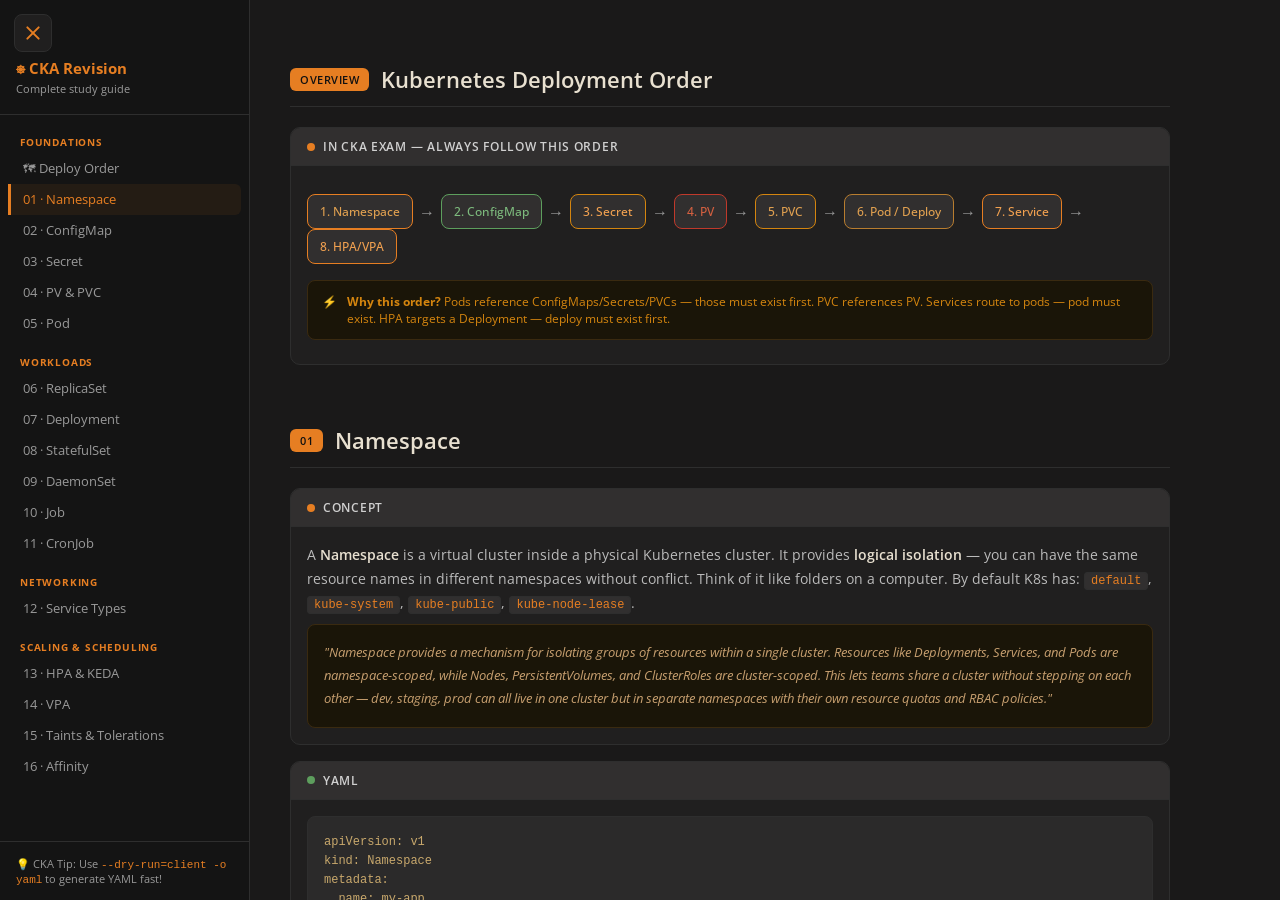
<file: cka-revison-page/cka_revision_guide.html>
<!DOCTYPE html>
<html lang="en">

<head>
  <meta charset="UTF-8" />
  <meta name="viewport" content="width=device-width, initial-scale=1.0" />
  <title>CKA Revision Guide</title>
  <link rel="stylesheet" href="style.css">
</head>

<body>

  <button id="hamburger" aria-label="Toggle navigation">
    <span></span><span></span><span></span>
  </button>
  <div id="sidebar-overlay"></div>

  <nav id="sidebar">
    <div class="sidebar-header">
      <div class="sidebar-title">⎈ CKA Revision</div>
      <div class="sidebar-subtitle">Complete study guide</div>
    </div>
    <div class="sidebar-nav">
    <div class="nav-group">
      <div class="nav-group-title">Foundations</div>
      <div class="nav-item active" data-section="deploy-order">🗺 Deploy Order</div>
      <div class="nav-item" data-section="namespace">01 · Namespace</div>
      <div class="nav-item" data-section="configmap">02 · ConfigMap</div>
      <div class="nav-item" data-section="secret">03 · Secret</div>
      <div class="nav-item" data-section="pv">04 · PV &amp; PVC</div>
      <div class="nav-item" data-section="pod">05 · Pod</div>
    </div>
    <div class="nav-group">
      <div class="nav-group-title">Workloads</div>
      <div class="nav-item" data-section="replicaset">06 · ReplicaSet</div>
      <div class="nav-item" data-section="deployment">07 · Deployment</div>
      <div class="nav-item" data-section="statefulset">08 · StatefulSet</div>
      <div class="nav-item" data-section="daemonset">09 · DaemonSet</div>
      <div class="nav-item" data-section="job">10 · Job</div>
      <div class="nav-item" data-section="cronjob">11 · CronJob</div>
    </div>
    <div class="nav-group">
      <div class="nav-group-title">Networking</div>
      <div class="nav-item" data-section="service">12 · Service Types</div>
    </div>
    <div class="nav-group">
      <div class="nav-group-title">Scaling & Scheduling</div>
      <div class="nav-item" data-section="hpa">13 · HPA &amp; KEDA</div>
      <div class="nav-item" data-section="vpa">14 · VPA</div>
      <div class="nav-item" data-section="taints">15 · Taints &amp; Tolerations</div>
      <div class="nav-item" data-section="affinity">16 · Affinity</div>
    </div>
    </div>
    <div class="sidebar-footer">
      💡 CKA Tip: Use <code>--dry-run=client -o yaml</code> to generate YAML fast!
    </div>
  </nav>

  <main id="main">

    <!-- DEPLOY ORDER -->
    <div class="section" id="deploy-order">
      <div class="section-header">
        <span class="section-badge" style="background:#e67e22;color:#111">OVERVIEW</span>
        <h1>Kubernetes Deployment Order</h1>
      </div>
      <div class="card">
        <div class="card-header"><span class="dot" style="background:#e67e22"></span>In CKA exam — always follow this
          order</div>
        <div class="card-body">
          <div class="flow">
            <div class="flow-box" style="border-color:#e67e22;color:#e0a050">1. Namespace</div>
            <span class="flow-arrow">→</span>
            <div class="flow-box" style="border-color:#5d9e5d;color:#7dba7d">2. ConfigMap</div>
            <span class="flow-arrow">→</span>
            <div class="flow-box" style="border-color:#d4850f;color:#f0a050">3. Secret</div>
            <span class="flow-arrow">→</span>
            <div class="flow-box" style="border-color:#c0392b;color:#d46040">4. PV</div>
            <span class="flow-arrow">→</span>
            <div class="flow-box" style="border-color:#d4850f;color:#e0a050">5. PVC</div>
            <span class="flow-arrow">→</span>
            <div class="flow-box" style="border-color:#b87d2f;color:#e0a050">6. Pod / Deploy</div>
            <span class="flow-arrow">→</span>
            <div class="flow-box" style="border-color:#e67e22;color:#f0a050">7. Service</div>
            <span class="flow-arrow">→</span>
            <div class="flow-box" style="border-color:#e67e22;color:#f0a050">8. HPA/VPA</div>
          </div>
          <div class="tip" style="margin-top:16px">
            <span class="tip-icon">⚡</span>
            <span><strong>Why this order?</strong> Pods reference ConfigMaps/Secrets/PVCs — those must exist first. PVC
              references PV. Services route to pods — pod must exist. HPA targets a Deployment — deploy must exist
              first.</span>
          </div>
        </div>
      </div>
    </div>

    <!-- NAMESPACE -->
    <div class="section" id="namespace">
      <div class="section-header">
        <span class="section-badge">01</span>
        <h1>Namespace</h1>
      </div>

      <div class="card">
        <div class="card-header"><span class="dot" style="background:#e67e22"></span>Concept</div>
        <div class="card-body">
          <p class="concept-text">A <strong>Namespace</strong> is a virtual cluster inside a physical Kubernetes
            cluster. It provides <strong>logical isolation</strong> — you can have the same resource names in different
            namespaces without conflict. Think of it like folders on a computer. By default K8s has: <code
              class="inline">default</code>, <code class="inline">kube-system</code>, <code
              class="inline">kube-public</code>, <code class="inline">kube-node-lease</code>.</p>
          <div class="interview-box">
            <p>"Namespace provides a mechanism for isolating groups of resources within a single cluster. Resources like
              Deployments, Services, and Pods are namespace-scoped, while Nodes, PersistentVolumes, and ClusterRoles are
              cluster-scoped. This lets teams share a cluster without stepping on each other — dev, staging, prod can
              all live in one cluster but in separate namespaces with their own resource quotas and RBAC policies."</p>
          </div>
        </div>
      </div>

      <div class="card">
        <div class="card-header"><span class="dot" style="background:#5d9e5d"></span>YAML</div>
        <div class="card-body">
          <pre>apiVersion: v1
kind: Namespace
metadata:
  name: my-app
  labels:
    env: production
    team: backend</pre>
        </div>
      </div>

      <div class="card">
        <div class="card-header"><span class="dot" style="background:#d4850f"></span>Imperative Commands ⚡</div>
        <div class="card-body">
          <div class="imp-box">
            <p>kubectl commands</p>
            <span class="imp-cmd"><span class="imp-comment"># Create namespace</span></span>
            <span class="imp-cmd">kubectl create namespace my-app</span>
            <span class="imp-cmd">kubectl create ns my-app</span>
            <span class="imp-cmd"> </span>
            <span class="imp-cmd"><span class="imp-comment"># List all namespaces</span></span>
            <span class="imp-cmd">kubectl get ns</span>
            <span class="imp-cmd"> </span>
            <span class="imp-cmd"><span class="imp-comment"># Run all commands in a namespace</span></span>
            <span class="imp-cmd">kubectl get pods -n my-app</span>
            <span class="imp-cmd">kubectl get all -n my-app</span>
            <span class="imp-cmd"> </span>
            <span class="imp-cmd"><span class="imp-comment"># Set default namespace for session</span></span>
            <span class="imp-cmd">kubectl config set-context --current --namespace=my-app</span>
          </div>
        </div>
      </div>
    </div>

    <!-- CONFIGMAP -->
    <div class="section" id="configmap">
      <div class="section-header">
        <span class="section-badge" style="background:#5d9e5d">02</span>
        <h1>ConfigMap</h1>
      </div>

      <div class="card">
        <div class="card-header"><span class="dot" style="background:#e67e22"></span>Concept</div>
        <div class="card-body">
          <p class="concept-text">A <strong>ConfigMap</strong> stores <strong>non-sensitive configuration data</strong>
            as key-value pairs. It decouples environment-specific configuration from container images, so the same image
            works in dev/staging/prod by just swapping the ConfigMap. Pods consume ConfigMaps as <strong>env
              vars</strong>, <strong>command-line args</strong>, or <strong>mounted files</strong>.</p>
          <div class="interview-box">
            <p>"ConfigMap is a K8s API object used to store non-confidential data in key-value pairs. The main benefit
              is separation of concerns — your app image stays the same but the config changes per environment. Pods can
              consume ConfigMap values as environment variables via envFrom or env.valueFrom, or as files mounted via a
              volume. One important thing — ConfigMap updates don't automatically restart pods. If you mount it as a
              volume, K8s will eventually update the file, but if you use it as an env var, you need to manually restart
              the pod."</p>
          </div>
        </div>
      </div>

      <div class="card">
        <div class="card-header"><span class="dot" style="background:#5d9e5d"></span>YAML — Full example (all 3 usage
          patterns)</div>
        <div class="card-body">
          <pre>apiVersion: v1
kind: ConfigMap
metadata:
  name: app-config
  namespace: my-app
data:
  APP_ENV: "production"
  LOG_LEVEL: "info"
  DB_HOST: "postgres-service"
  config.yaml: |            # file-style key
    server:
      port: 8080
      timeout: 30s

---
# Pod consuming ConfigMap in all 3 ways
apiVersion: v1
kind: Pod
metadata:
  name: app-pod
  namespace: my-app
spec:
  containers:
  - name: app
    image: myapp:1.0
    # Pattern 1: Load ALL keys as env vars
    envFrom:
    - configMapRef:
        name: app-config
    # Pattern 2: Load specific key as env var
    env:
    - name: DATABASE_HOST
      valueFrom:
        configMapKeyRef:
          name: app-config
          key: DB_HOST
    # Pattern 3: Mount as file in container
    volumeMounts:
    - name: config-volume
      mountPath: /etc/config
  volumes:
  - name: config-volume
    configMap:
      name: app-config</pre>
        </div>
      </div>

      <div class="card">
        <div class="card-header"><span class="dot" style="background:#d4850f"></span>Imperative Commands ⚡</div>
        <div class="card-body">
          <div class="imp-box">
            <p>kubectl commands</p>
            <span class="imp-cmd"><span class="imp-comment"># From literal values</span></span>
            <span class="imp-cmd">kubectl create cm app-config --from-literal=APP_ENV=prod
              --from-literal=LOG_LEVEL=info</span>
            <span class="imp-cmd"> </span>
            <span class="imp-cmd"><span class="imp-comment"># From a file</span></span>
            <span class="imp-cmd">kubectl create cm app-config --from-file=config.yaml</span>
            <span class="imp-cmd"> </span>
            <span class="imp-cmd"><span class="imp-comment"># From env file (KEY=VALUE format)</span></span>
            <span class="imp-cmd">kubectl create cm app-config --from-env-file=.env</span>
            <span class="imp-cmd"> </span>
            <span class="imp-cmd"><span class="imp-comment"># Generate YAML without creating (exam trick!)</span></span>
            <span class="imp-cmd">kubectl create cm app-config --from-literal=K=V --dry-run=client -o yaml</span>
            <span class="imp-cmd"> </span>
            <span class="imp-cmd"><span class="imp-comment"># View configmap data</span></span>
            <span class="imp-cmd">kubectl describe cm app-config -n my-app</span>
          </div>
        </div>
      </div>
    </div>

    <!-- SECRET -->
    <div class="section" id="secret">
      <div class="section-header">
        <span class="section-badge" style="background:#d4850f">03</span>
        <h1>Secret</h1>
      </div>

      <div class="card">
        <div class="card-header"><span class="dot" style="background:#e67e22"></span>Concept</div>
        <div class="card-body">
          <p class="concept-text">A <strong>Secret</strong> stores <strong>sensitive data</strong> like passwords,
            tokens, SSH keys. Values are <strong>base64 encoded</strong> (NOT encrypted by default — just encoded). For
            real security, use encryption at rest (EncryptionConfiguration) + RBAC. Secret types: <code
              class="inline">Opaque</code> (generic), <code class="inline">kubernetes.io/tls</code>, <code
              class="inline">kubernetes.io/dockerconfigjson</code>, <code
              class="inline">kubernetes.io/service-account-token</code>.</p>
          <div class="interview-box">
            <p>"Secrets are similar to ConfigMaps but designed for sensitive data. Values are base64 encoded — which is
              encoding not encryption, so anyone who can access the Secret object can decode it. Best practice is to
              enable etcd encryption at rest and use strict RBAC. Secrets are mounted as tmpfs (in-memory) volumes so
              they never hit disk in the container. One key difference from ConfigMap — when you create a secret
              imperatively, kubectl auto base64-encodes the values. But in YAML, you need to base64-encode yourself
              unless you use the stringData field."</p>
          </div>
        </div>
      </div>

      <div class="card">
        <div class="card-header"><span class="dot" style="background:#5d9e5d"></span>YAML</div>
        <div class="card-body">
          <pre>apiVersion: v1
kind: Secret
metadata:
  name: app-secret
  namespace: my-app
type: Opaque
# Option A: base64 encoded values
data:
  DB_PASSWORD: cGFzc3dvcmQxMjM=   # echo -n "password123" | base64
  API_KEY: c2VjcmV0a2V5

# Option B: plain text (K8s encodes automatically)
stringData:
  DB_PASSWORD: "password123"
  API_KEY: "secretkey"

---
# Consuming in Pod
apiVersion: v1
kind: Pod
metadata:
  name: app-pod
spec:
  containers:
  - name: app
    image: myapp:1.0
    envFrom:
    - secretRef:
        name: app-secret
    env:
    - name: DB_PASS
      valueFrom:
        secretKeyRef:
          name: app-secret
          key: DB_PASSWORD
    volumeMounts:
    - name: secret-vol
      mountPath: /etc/secrets
      readOnly: true
  volumes:
  - name: secret-vol
    secret:
      secretName: app-secret</pre>
        </div>
      </div>

      <div class="card">
        <div class="card-header"><span class="dot" style="background:#d4850f"></span>Imperative Commands ⚡</div>
        <div class="card-body">
          <div class="imp-box">
            <p>kubectl commands</p>
            <span class="imp-cmd">kubectl create secret generic app-secret --from-literal=DB_PASSWORD=pass123</span>
            <span class="imp-cmd">kubectl create secret generic app-secret --from-file=ssh-key=id_rsa</span>
            <span class="imp-cmd"> </span>
            <span class="imp-cmd"><span class="imp-comment"># TLS secret</span></span>
            <span class="imp-cmd">kubectl create secret tls my-tls --cert=cert.pem --key=key.pem</span>
            <span class="imp-cmd"> </span>
            <span class="imp-cmd"><span class="imp-comment"># Docker registry secret</span></span>
            <span class="imp-cmd">kubectl create secret docker-registry regcred \</span>
            <span class="imp-cmd"> --docker-server=gcr.io --docker-username=user --docker-password=pass</span>
            <span class="imp-cmd"> </span>
            <span class="imp-cmd"><span class="imp-comment"># Decode a secret value</span></span>
            <span class="imp-cmd">kubectl get secret app-secret -o jsonpath='{.data.DB_PASSWORD}' | base64 -d</span>
          </div>
        </div>
      </div>
    </div>

    <!-- PV & PVC -->
    <div class="section" id="pv">
      <div class="section-header">
        <span class="section-badge" style="background:#c0392b">04</span>
        <h1>PersistentVolume &amp; PersistentVolumeClaim</h1>
      </div>

      <div class="card">
        <div class="card-header"><span class="dot" style="background:#e67e22"></span>Concept</div>
        <div class="card-body">
          <p class="concept-text"><strong>PV</strong> = actual storage provisioned by admin (NFS, EBS, HostPath). It's
            <strong>cluster-scoped</strong>.<br><br>
            <strong>PVC</strong> = user's request for storage. Pod uses PVC, not PV directly. K8s matches PVC to PV via
            <strong>accessModes</strong> + <strong>capacity</strong>.<br><br>
            <strong>Access Modes:</strong> <code class="inline">ReadWriteOnce</code> (RWO — 1 node), <code
              class="inline">ReadOnlyMany</code> (ROX — many nodes read), <code class="inline">ReadWriteMany</code> (RWX
            — many nodes write).<br>
            <strong>Reclaim Policy:</strong> <code class="inline">Retain</code> (keep data), <code
              class="inline">Delete</code> (delete on PVC delete), <code class="inline">Recycle</code> (deprecated).
          </p>
          <div class="interview-box">
            <p>"PV and PVC implement a two-tier abstraction for storage in K8s. Admin creates PVs that represent actual
              storage infrastructure. Developers create PVCs to claim that storage without needing to know the
              underlying infrastructure. K8s binds a PVC to a PV when capacity and accessModes match. The Pod then
              references the PVC. This separation means infrastructure and application code are decoupled. StorageClass
              adds dynamic provisioning — the PV gets created automatically when PVC is submitted, no manual PV creation
              needed."</p>
          </div>
        </div>
      </div>

      <div class="card">
        <div class="card-header"><span class="dot" style="background:#5d9e5d"></span>YAML — PV + PVC + Pod using it
        </div>
        <div class="card-body">
          <pre>apiVersion: v1
kind: PersistentVolume
metadata:
  name: my-pv
spec:
  capacity:
    storage: 5Gi
  accessModes:
    - ReadWriteOnce          # RWO
  persistentVolumeReclaimPolicy: Retain
  storageClassName: manual   # must match PVC
  hostPath:                  # for local/dev (use NFS/EBS in prod)
    path: /mnt/data

---
apiVersion: v1
kind: PersistentVolumeClaim
metadata:
  name: my-pvc
  namespace: my-app
spec:
  accessModes:
    - ReadWriteOnce
  resources:
    requests:
      storage: 2Gi           # request <= PV capacity
  storageClassName: manual   # must match PV

---
apiVersion: v1
kind: Pod
metadata:
  name: app-with-storage
  namespace: my-app
spec:
  containers:
  - name: app
    image: nginx
    volumeMounts:
    - name: storage
      mountPath: /data
  volumes:
  - name: storage
    persistentVolumeClaim:
      claimName: my-pvc      # reference PVC, not PV</pre>
        </div>
      </div>

      <div class="card">
        <div class="card-header"><span class="dot" style="background:#d4850f"></span>Imperative Commands ⚡</div>
        <div class="card-body">
          <div class="imp-box">
            <p>kubectl commands</p>
            <span class="imp-cmd"><span class="imp-comment"># No direct imperative command for PV/PVC creation — use
                YAML</span></span>
            <span class="imp-cmd"><span class="imp-comment"># But useful commands:</span></span>
            <span class="imp-cmd">kubectl get pv <span class="imp-comment"># list all PVs</span></span>
            <span class="imp-cmd">kubectl get pvc -n my-app <span class="imp-comment"># list PVCs in ns</span></span>
            <span class="imp-cmd">kubectl describe pvc my-pvc -n my-app <span class="imp-comment"># check
                binding</span></span>
            <span class="imp-cmd"> </span>
            <span class="imp-cmd"><span class="imp-comment"># Check PVC status — should be "Bound"</span></span>
            <span class="imp-cmd">kubectl get pvc my-pvc -n my-app -o wide</span>
          </div>
          <div class="tip" style="margin-top:12px">
            <span class="tip-icon">⚡</span>
            <span>PVC stays in <strong>Pending</strong> state if no PV matches. Check: storage class name, access mode,
              and capacity must all match!</span>
          </div>
        </div>
      </div>
    </div>

    <!-- POD -->
    <div class="section" id="pod">
      <div class="section-header">
        <span class="section-badge" style="background:#b87d2f">05</span>
        <h1>Pod</h1>
      </div>

      <div class="card">
        <div class="card-header"><span class="dot" style="background:#e67e22"></span>Concept</div>
        <div class="card-body">
          <p class="concept-text">A <strong>Pod</strong> is the <strong>smallest deployable unit</strong> in K8s. It
            wraps one or more containers that share the same network namespace and storage. Containers in a Pod
            communicate via <code class="inline">localhost</code>. Pods are <strong>ephemeral</strong> — when they die,
            they're gone. That's why you use Deployments/StatefulSets to manage them. Key concepts: <strong>init
              containers</strong> (run before app), <strong>sidecar containers</strong> (run alongside app),
            <strong>resource requests/limits</strong>.</p>
          <div class="interview-box">
            <p>"A Pod is the atomic unit of scheduling in Kubernetes. It hosts one or more tightly-coupled containers
              that share an IP address, hostname, and storage volumes. In practice, most pods have one container —
              multi-container pods are used for sidecar patterns like log shipping or service mesh proxies. Pods are
              ephemeral by design; you never manage them directly in production. Instead, controllers like Deployment or
              StatefulSet manage pods and ensure the desired count is always running. Resource requests are used for
              scheduling decisions, while limits enforce runtime constraints."</p>
          </div>
        </div>
      </div>

      <div class="card">
        <div class="card-header"><span class="dot" style="background:#5d9e5d"></span>YAML — Full-blown Pod</div>
        <div class="card-body">
          <pre>apiVersion: v1
kind: Pod
metadata:
  name: full-app-pod
  namespace: my-app
  labels:
    app: myapp
    version: "1.0"
spec:
  # Init container runs first, completes, then app starts
  initContainers:
  - name: init-db-check
    image: busybox
    command: ['sh', '-c', 'until nc -z postgres-service 5432; do sleep 2; done']

  containers:
  - name: app
    image: myapp:1.0
    ports:
    - containerPort: 8080
    # Resources
    resources:
      requests:
        memory: "128Mi"
        cpu: "250m"
      limits:
        memory: "256Mi"
        cpu: "500m"
    # Env from ConfigMap + Secret
    envFrom:
    - configMapRef:
        name: app-config
    - secretRef:
        name: app-secret
    # Liveness + Readiness probes
    livenessProbe:
      httpGet:
        path: /healthz
        port: 8080
      initialDelaySeconds: 10
      periodSeconds: 10
    readinessProbe:
      httpGet:
        path: /ready
        port: 8080
      initialDelaySeconds: 5
      periodSeconds: 5
    volumeMounts:
    - name: storage
      mountPath: /data
    - name: config-volume
      mountPath: /etc/config

  # Sidecar container
  - name: log-shipper
    image: fluentd:latest
    volumeMounts:
    - name: shared-logs
      mountPath: /var/log

  volumes:
  - name: storage
    persistentVolumeClaim:
      claimName: my-pvc
  - name: config-volume
    configMap:
      name: app-config
  - name: shared-logs
    emptyDir: {}

  restartPolicy: Always   # Always | OnFailure | Never</pre>
        </div>
      </div>

      <div class="card">
        <div class="card-header"><span class="dot" style="background:#d4850f"></span>Imperative Commands ⚡</div>
        <div class="card-body">
          <div class="imp-box">
            <p>kubectl commands</p>
            <span class="imp-cmd">kubectl run nginx-pod --image=nginx --port=80</span>
            <span class="imp-cmd">kubectl run nginx-pod --image=nginx --dry-run=client -o yaml > pod.yaml</span>
            <span class="imp-cmd"> </span>
            <span class="imp-cmd"><span class="imp-comment"># With env vars</span></span>
            <span class="imp-cmd">kubectl run app --image=myapp --env="ENV=prod" --env="PORT=8080"</span>
            <span class="imp-cmd"> </span>
            <span class="imp-cmd"><span class="imp-comment"># With resource limits</span></span>
            <span class="imp-cmd">kubectl run app --image=myapp --requests='cpu=100m,memory=128Mi' \</span>
            <span class="imp-cmd"> --limits='cpu=200m,memory=256Mi'</span>
            <span class="imp-cmd"> </span>
            <span class="imp-cmd"><span class="imp-comment"># Execute command in pod</span></span>
            <span class="imp-cmd">kubectl exec -it nginx-pod -- /bin/bash</span>
            <span class="imp-cmd">kubectl exec nginx-pod -- env | grep APP</span>
            <span class="imp-cmd"> </span>
            <span class="imp-cmd"><span class="imp-comment"># Logs</span></span>
            <span class="imp-cmd">kubectl logs nginx-pod -f <span class="imp-comment"># follow</span></span>
            <span class="imp-cmd">kubectl logs nginx-pod -c log-shipper <span class="imp-comment"># specific
                container</span></span>
            <span class="imp-cmd">kubectl logs nginx-pod --previous <span class="imp-comment"># crashed pod
                logs</span></span>
          </div>
        </div>
      </div>
    </div>

    <!-- REPLICASET -->
    <div class="section" id="replicaset">
      <div class="section-header">
        <span class="section-badge" style="background:#e67e22">06</span>
        <h1>ReplicaSet</h1>
      </div>

      <div class="card">
        <div class="card-header"><span class="dot" style="background:#e67e22"></span>Concept</div>
        <div class="card-body">
          <p class="concept-text">A <strong>ReplicaSet</strong> ensures a <strong>specified number of Pod
              replicas</strong> are running at all times. If a pod dies, RS creates a new one. Uses a <strong>label
              selector</strong> to track pods. <br><br>⚠️ <strong>In practice — don't use RS directly!</strong> Use
            <strong>Deployment</strong> instead which manages RS and adds rolling updates + rollback capabilities. RS is
            the underlying mechanism Deployment uses.</p>
          <div class="interview-box">
            <p>"ReplicaSet is a controller that maintains a stable set of replica pods running at any given time. It
              uses label selectors to identify which pods it manages. If you manually delete a pod, the ReplicaSet
              notices the actual count doesn't match desired count and creates a new one. However, ReplicaSet alone has
              no rollout strategy — you can't do rolling updates with it. That's why in production we always use
              Deployment, which owns a ReplicaSet and adds update strategies, rollback, and pause/resume capabilities on
              top."</p>
          </div>
        </div>
      </div>

      <div class="card">
        <div class="card-header"><span class="dot" style="background:#5d9e5d"></span>YAML</div>
        <div class="card-body">
          <pre>apiVersion: apps/v1
kind: ReplicaSet
metadata:
  name: app-rs
  namespace: my-app
spec:
  replicas: 3
  selector:            # RS uses this to find/track pods
    matchLabels:
      app: myapp       # MUST match pod template labels
  template:
    metadata:
      labels:
        app: myapp     # MUST match selector
    spec:
      containers:
      - name: app
        image: myapp:1.0
        ports:
        - containerPort: 8080</pre>
        </div>
      </div>

      <div class="card">
        <div class="card-header"><span class="dot" style="background:#d4850f"></span>Imperative Commands ⚡</div>
        <div class="card-body">
          <div class="imp-box">
            <p>kubectl commands</p>
            <span class="imp-cmd"><span class="imp-comment"># No direct imperative for RS — generate YAML:</span></span>
            <span class="imp-cmd">kubectl get rs -n my-app</span>
            <span class="imp-cmd">kubectl describe rs app-rs -n my-app</span>
            <span class="imp-cmd"> </span>
            <span class="imp-cmd"><span class="imp-comment"># Scale replicaset</span></span>
            <span class="imp-cmd">kubectl scale rs app-rs --replicas=5 -n my-app</span>
          </div>
        </div>
      </div>
    </div>

    <!-- DEPLOYMENT -->
    <div class="section" id="deployment">
      <div class="section-header">
        <span class="section-badge" style="background:#e67e22">07</span>
        <h1>Deployment</h1>
      </div>

      <div class="card">
        <div class="card-header"><span class="dot" style="background:#e67e22"></span>Concept</div>
        <div class="card-body">
          <p class="concept-text">A <strong>Deployment</strong> manages ReplicaSets and adds <strong>declarative
              updates</strong>. It's the most common workload for <strong>stateless apps</strong>. Key features:
            <strong>rolling updates</strong> (zero downtime), <strong>rollback</strong>, <strong>scaling</strong>,
            <strong>pause/resume</strong>.<br><br>
            <strong>Strategy types:</strong><br>
            • <code class="inline">RollingUpdate</code>: gradual replacement (default) — configurable via <code
              class="inline">maxSurge</code> / <code class="inline">maxUnavailable</code><br>
            • <code class="inline">Recreate</code>: kill all pods then create new (causes downtime)
          </p>
          <div class="interview-box">
            <p>"Deployment is the standard way to run stateless applications in Kubernetes. It manages one or more
              ReplicaSets — when you update the Deployment, it creates a new RS and gradually shifts traffic from old to
              new RS, that's your rolling update. You can control the speed with maxSurge (extra pods during update) and
              maxUnavailable (pods that can go down). Every update creates a new RS, and Kubernetes keeps old RSes for
              rollback. You can roll back with kubectl rollout undo, which just swaps which RS is active. It's an
              immutable history of your rollouts."</p>
          </div>
        </div>
      </div>

      <div class="card">
        <div class="card-header"><span class="dot" style="background:#5d9e5d"></span>YAML — Full Deployment</div>
        <div class="card-body">
          <pre>apiVersion: apps/v1
kind: Deployment
metadata:
  name: app-deployment
  namespace: my-app
  labels:
    app: myapp
spec:
  replicas: 3
  selector:
    matchLabels:
      app: myapp
  strategy:
    type: RollingUpdate
    rollingUpdate:
      maxSurge: 1          # max extra pods during update
      maxUnavailable: 0    # no downtime (0 = zero-downtime)
  template:
    metadata:
      labels:
        app: myapp
    spec:
      containers:
      - name: app
        image: myapp:1.0
        ports:
        - containerPort: 8080
        resources:
          requests:
            cpu: "100m"
            memory: "128Mi"
          limits:
            cpu: "500m"
            memory: "256Mi"
        livenessProbe:
          httpGet:
            path: /healthz
            port: 8080
          initialDelaySeconds: 10
          periodSeconds: 10
        readinessProbe:
          httpGet:
            path: /ready
            port: 8080
          initialDelaySeconds: 5
          periodSeconds: 5</pre>
        </div>
      </div>

      <div class="card">
        <div class="card-header"><span class="dot" style="background:#d4850f"></span>Imperative Commands ⚡</div>
        <div class="card-body">
          <div class="imp-box">
            <p>kubectl commands</p>
            <span class="imp-cmd">kubectl create deployment app-deploy --image=myapp:1.0 --replicas=3</span>
            <span class="imp-cmd">kubectl create deployment app-deploy --image=myapp:1.0 --dry-run=client -o yaml</span>
            <span class="imp-cmd"> </span>
            <span class="imp-cmd"><span class="imp-comment"># Scale</span></span>
            <span class="imp-cmd">kubectl scale deployment app-deploy --replicas=5 -n my-app</span>
            <span class="imp-cmd"> </span>
            <span class="imp-cmd"><span class="imp-comment"># Update image (triggers rolling update)</span></span>
            <span class="imp-cmd">kubectl set image deployment/app-deploy app=myapp:2.0 -n my-app</span>
            <span class="imp-cmd"> </span>
            <span class="imp-cmd"><span class="imp-comment"># Check rollout status</span></span>
            <span class="imp-cmd">kubectl rollout status deployment/app-deploy -n my-app</span>
            <span class="imp-cmd"> </span>
            <span class="imp-cmd"><span class="imp-comment"># Rollback to previous version</span></span>
            <span class="imp-cmd">kubectl rollout undo deployment/app-deploy -n my-app</span>
            <span class="imp-cmd">kubectl rollout undo deployment/app-deploy --to-revision=2</span>
            <span class="imp-cmd"> </span>
            <span class="imp-cmd"><span class="imp-comment"># View history</span></span>
            <span class="imp-cmd">kubectl rollout history deployment/app-deploy</span>
            <span class="imp-cmd"> </span>
            <span class="imp-cmd"><span class="imp-comment"># Pause/Resume rolling update</span></span>
            <span class="imp-cmd">kubectl rollout pause deployment/app-deploy</span>
            <span class="imp-cmd">kubectl rollout resume deployment/app-deploy</span>
          </div>
        </div>
      </div>
    </div>

    <!-- STATEFULSET -->
    <div class="section" id="statefulset">
      <div class="section-header">
        <span class="section-badge" style="background:#d4850f">08</span>
        <h1>StatefulSet</h1>
      </div>

      <div class="card">
        <div class="card-header"><span class="dot" style="background:#e67e22"></span>Concept</div>
        <div class="card-body">
          <p class="concept-text">A <strong>StatefulSet</strong> manages stateful applications that need <strong>stable
              identity</strong> and <strong>persistent storage</strong>. Unlike Deployment, each pod gets:<br>
            • <strong>Sticky identity</strong>: <code class="inline">pod-0</code>, <code class="inline">pod-1</code>,
            <code class="inline">pod-2</code> (not random names)<br>
            • <strong>Stable DNS</strong>: <code class="inline">pod-0.service.ns.svc.cluster.local</code><br>
            • <strong>Per-pod PVC</strong>: via <code class="inline">volumeClaimTemplates</code><br><br>
            Use for: <strong>databases</strong> (MySQL, PostgreSQL, MongoDB), <strong>Kafka</strong>,
            <strong>Zookeeper</strong>, <strong>Elasticsearch</strong>. Requires a <strong>Headless Service</strong>.
          </p>
          <div class="interview-box">
            <p>"StatefulSet is for stateful workloads where pods need a stable network identity and persistent storage
              that survives pod restarts. The key difference from Deployment is that pods are created and deleted in
              order — pod-0 must be Running before pod-1 starts. Each pod has a predictable DNS name through a headless
              service. volumeClaimTemplates creates a separate PVC for each pod, so pod-0 always gets pvc-0 even after
              rescheduling. This is essential for databases where each replica node needs its own dedicated storage and
              stable hostname for replication configuration."</p>
          </div>
        </div>
      </div>

      <div class="card">
        <div class="card-header"><span class="dot" style="background:#5d9e5d"></span>YAML</div>
        <div class="card-body">
          <pre>apiVersion: v1
kind: Service
metadata:
  name: mysql-headless         # Headless service for DNS
  namespace: my-app
spec:
  clusterIP: None              # Makes it headless!
  selector:
    app: mysql
  ports:
  - port: 3306

---
apiVersion: apps/v1
kind: StatefulSet
metadata:
  name: mysql
  namespace: my-app
spec:
  serviceName: mysql-headless  # MUST reference headless service
  replicas: 3
  selector:
    matchLabels:
      app: mysql
  template:
    metadata:
      labels:
        app: mysql
    spec:
      containers:
      - name: mysql
        image: mysql:8.0
        env:
        - name: MYSQL_ROOT_PASSWORD
          valueFrom:
            secretKeyRef:
              name: mysql-secret
              key: password
        ports:
        - containerPort: 3306
        volumeMounts:
        - name: data
          mountPath: /var/lib/mysql
  # Each pod gets its own PVC!
  volumeClaimTemplates:
  - metadata:
      name: data
    spec:
      accessModes: ["ReadWriteOnce"]
      resources:
        requests:
          storage: 10Gi</pre>
        </div>
      </div>
      <div class="card">
        <div class="card-header"><span class="dot" style="background:#d4850f"></span>Imperative Commands ⚡</div>
        <div class="card-body">
          <div class="imp-box">
            <p>kubectl commands</p>
            <span class="imp-cmd"><span class="imp-comment"># No direct imperative — use YAML. Useful
                debugging:</span></span>
            <span class="imp-cmd">kubectl get statefulset -n my-app</span>
            <span class="imp-cmd">kubectl get pods -l app=mysql -n my-app <span class="imp-comment"># see pod-0, pod-1,
                pod-2</span></span>
            <span class="imp-cmd">kubectl scale statefulset mysql --replicas=5 -n my-app</span>
            <span class="imp-cmd"> </span>
            <span class="imp-cmd"><span class="imp-comment"># Access specific pod by DNS</span></span>
            <span class="imp-cmd"><span class="imp-comment">#
                mysql-0.mysql-headless.my-app.svc.cluster.local</span></span>
          </div>
        </div>
      </div>
    </div>

    <!-- DAEMONSET -->
    <div class="section" id="daemonset">
      <div class="section-header">
        <span class="section-badge" style="background:#e67e22;color:#111">09</span>
        <h1>DaemonSet</h1>
      </div>

      <div class="card">
        <div class="card-header"><span class="dot" style="background:#e67e22"></span>Concept</div>
        <div class="card-body">
          <p class="concept-text">A <strong>DaemonSet</strong> ensures <strong>one pod runs on every node</strong> (or a
            subset via node selectors). When nodes are added to cluster, pods are added automatically. When nodes are
            removed, pods are garbage collected.<br><br>
            Use cases: <strong>log collectors</strong> (Fluentd, Filebeat), <strong>monitoring agents</strong>
            (Prometheus node-exporter, Datadog), <strong>network plugins</strong> (CNI like Calico, Weave),
            <strong>storage daemons</strong>.</p>
          <div class="interview-box">
            <p>"DaemonSet guarantees that a copy of a pod runs on every node — or a subset if you use nodeSelector or
              affinity rules. It's cluster infrastructure stuff — log shippers, monitoring agents, network proxies,
              anything that needs to run at the node level. Unlike Deployment where you specify replica count, DaemonSet
              is implicitly replicas=number-of-nodes. When you add a node, K8s automatically schedules the DaemonSet pod
              on it. It also tolerates the control-plane taint by default in newer K8s versions so it can run on master
              nodes too for system-level agents."</p>
          </div>
        </div>
      </div>

      <div class="card">
        <div class="card-header"><span class="dot" style="background:#5d9e5d"></span>YAML</div>
        <div class="card-body">
          <pre>apiVersion: apps/v1
kind: DaemonSet
metadata:
  name: log-collector
  namespace: kube-system
spec:
  selector:
    matchLabels:
      app: fluentd
  template:
    metadata:
      labels:
        app: fluentd
    spec:
      tolerations:             # Run on master/control-plane too
      - key: node-role.kubernetes.io/control-plane
        effect: NoSchedule
      containers:
      - name: fluentd
        image: fluentd:latest
        resources:
          limits:
            memory: "200Mi"
            cpu: "100m"
        volumeMounts:
        - name: varlog
          mountPath: /var/log
        - name: varlibdockercontainers
          mountPath: /var/lib/docker/containers
          readOnly: true
      volumes:
      - name: varlog
        hostPath:
          path: /var/log
      - name: varlibdockercontainers
        hostPath:
          path: /var/lib/docker/containers</pre>
        </div>
      </div>
      <div class="card">
        <div class="card-header"><span class="dot" style="background:#d4850f"></span>Imperative Commands ⚡</div>
        <div class="card-body">
          <div class="imp-box">
            <p>kubectl commands</p>
            <span class="imp-cmd">kubectl get daemonset -n kube-system</span>
            <span class="imp-cmd">kubectl describe ds log-collector -n kube-system</span>
            <span class="imp-cmd"> </span>
            <span class="imp-cmd"><span class="imp-comment"># Trick: generate YAML from deployment then change
                kind</span></span>
            <span class="imp-cmd">kubectl create deployment log-ds --image=fluentd --dry-run=client -o yaml \</span>
            <span class="imp-cmd"> | sed 's/kind: Deployment/kind: DaemonSet/' \</span>
            <span class="imp-cmd"> | sed '/replicas/d' | sed '/strategy/d' > ds.yaml</span>
          </div>
        </div>
      </div>
    </div>

    <!-- JOB -->
    <div class="section" id="job">
      <div class="section-header">
        <span class="section-badge" style="background:#5d9e5d">10</span>
        <h1>Job</h1>
      </div>

      <div class="card">
        <div class="card-header"><span class="dot" style="background:#e67e22"></span>Concept</div>
        <div class="card-body">
          <p class="concept-text">A <strong>Job</strong> runs pods to <strong>completion</strong> (not indefinitely like
            Deployment). It guarantees that a specified number of pods <strong>successfully terminate</strong>. Key
            params:<br>
            • <code class="inline">completions</code>: how many successful pod completions needed<br>
            • <code class="inline">parallelism</code>: how many pods run simultaneously<br>
            • <code class="inline">backoffLimit</code>: retry limit before marking job failed<br>
            • <code class="inline">activeDeadlineSeconds</code>: max job duration<br>
            Use <code class="inline">restartPolicy: OnFailure</code> or <code class="inline">Never</code> (not Always).
          </p>
          <div class="interview-box">
            <p>"Job creates one or more pods and tracks successful completions. When completions are reached, the job is
              done. For batch processing, you set parallelism to run multiple pods simultaneously and completions to
              total tasks. The key difference from a Deployment is that a Job terminates — pods aren't restarted after
              success. You use restartPolicy: OnFailure so failed pods retry, or Never to get a new pod each attempt.
              BackoffLimit controls how many times a failed pod retries before the whole job fails."</p>
          </div>
        </div>
      </div>

      <div class="card">
        <div class="card-header"><span class="dot" style="background:#5d9e5d"></span>YAML</div>
        <div class="card-body">
          <pre>apiVersion: batch/v1
kind: Job
metadata:
  name: data-processor
  namespace: my-app
spec:
  completions: 10          # total successful completions needed
  parallelism: 3           # 3 pods at a time
  backoffLimit: 4          # retry 4 times before fail
  activeDeadlineSeconds: 300  # fail if not done in 5min
  template:
    spec:
      restartPolicy: OnFailure  # OnFailure or Never (NOT Always!)
      containers:
      - name: processor
        image: python:3.9
        command: ["python", "-c", "print('Processing batch job')"]
        resources:
          requests:
            cpu: "100m"
            memory: "64Mi"</pre>
        </div>
      </div>

      <div class="card">
        <div class="card-header"><span class="dot" style="background:#d4850f"></span>Imperative Commands ⚡</div>
        <div class="card-body">
          <div class="imp-box">
            <p>kubectl commands</p>
            <span class="imp-cmd">kubectl create job my-job --image=busybox -- echo "hello"</span>
            <span class="imp-cmd">kubectl create job my-job --image=busybox --dry-run=client -o yaml -- echo
              "hello"</span>
            <span class="imp-cmd"> </span>
            <span class="imp-cmd">kubectl get jobs -n my-app</span>
            <span class="imp-cmd">kubectl describe job data-processor</span>
            <span class="imp-cmd">kubectl logs job/data-processor</span>
          </div>
        </div>
      </div>
    </div>

    <!-- CRONJOB -->
    <div class="section" id="cronjob">
      <div class="section-header">
        <span class="section-badge" style="background:#e67e22">11</span>
        <h1>CronJob</h1>
      </div>

      <div class="card">
        <div class="card-header"><span class="dot" style="background:#e67e22"></span>Concept</div>
        <div class="card-body">
          <p class="concept-text">A <strong>CronJob</strong> creates <strong>Jobs on a schedule</strong> (like Linux
            cron). Uses standard cron syntax: <code class="inline">* * * * *</code> (minute hour day month weekday). Key
            params:<br>
            • <code class="inline">successfulJobsHistoryLimit</code>: keep N successful jobs (default 3)<br>
            • <code class="inline">failedJobsHistoryLimit</code>: keep N failed jobs (default 1)<br>
            • <code class="inline">concurrencyPolicy</code>: <code class="inline">Allow</code> | <code
              class="inline">Forbid</code> | <code class="inline">Replace</code><br>
            • <code class="inline">startingDeadlineSeconds</code>: deadline to start if missed window</p>
          <div class="interview-box">
            <p>"CronJob is a layer on top of Job that runs it on a schedule using cron syntax. CronJob creates a Job,
              which creates Pods. So it's CronJob → Job → Pod. The concurrencyPolicy is important — Allow means multiple
              scheduled jobs can run simultaneously, Forbid skips new job if previous is still running, Replace kills
              the old and starts new. You need to manage job history to avoid accumulating too many completed jobs — use
              successfulJobsHistoryLimit and failedJobsHistoryLimit to control that."</p>
          </div>
        </div>
      </div>

      <div class="card">
        <div class="card-header"><span class="dot" style="background:#5d9e5d"></span>YAML</div>
        <div class="card-body">
          <pre>apiVersion: batch/v1
kind: CronJob
metadata:
  name: daily-backup
  namespace: my-app
spec:
  schedule: "0 2 * * *"        # Every day at 2 AM
  # schedule: "*/5 * * * *"   # Every 5 minutes
  concurrencyPolicy: Forbid    # Don't run if previous still running
  successfulJobsHistoryLimit: 3
  failedJobsHistoryLimit: 1
  startingDeadlineSeconds: 60  # Start within 60s of schedule or skip
  jobTemplate:                 # Job spec goes here
    spec:
      backoffLimit: 2
      template:
        spec:
          restartPolicy: OnFailure
          containers:
          - name: backup
            image: backup-tool:latest
            command: ["/bin/sh", "-c", "pg_dump -h postgres > /backup/dump.sql"]
            volumeMounts:
            - name: backup-storage
              mountPath: /backup
          volumes:
          - name: backup-storage
            persistentVolumeClaim:
              claimName: backup-pvc</pre>
        </div>
      </div>

      <div class="card">
        <div class="card-header"><span class="dot" style="background:#d4850f"></span>Imperative Commands ⚡</div>
        <div class="card-body">
          <div class="imp-box">
            <p>kubectl commands</p>
            <span class="imp-cmd">kubectl create cronjob daily-backup --image=busybox --schedule="0 2 * * *" -- echo
              backup</span>
            <span class="imp-cmd">kubectl create cronjob my-cj --image=busybox --schedule="*/5 * * * *" --dry-run=client
              -o yaml</span>
            <span class="imp-cmd"> </span>
            <span class="imp-cmd">kubectl get cronjob -n my-app</span>
            <span class="imp-cmd">kubectl get jobs -n my-app <span class="imp-comment"># see jobs created by
                cronjob</span></span>
            <span class="imp-cmd"> </span>
            <span class="imp-cmd"><span class="imp-comment"># Manually trigger a cronjob</span></span>
            <span class="imp-cmd">kubectl create job manual-run --from=cronjob/daily-backup</span>
          </div>
        </div>
      </div>
    </div>

    <!-- SERVICE -->
    <div class="section" id="service">
      <div class="section-header">
        <span class="section-badge" style="background:#e67e22;color:#111">12</span>
        <h1>Service Types</h1>
      </div>

      <div class="card">
        <div class="card-header"><span class="dot" style="background:#e67e22"></span>Concept</div>
        <div class="card-body">
          <p class="concept-text">A <strong>Service</strong> exposes pods via a <strong>stable network
              endpoint</strong>. Pods come and go but Service IP stays. Uses <strong>label selectors</strong> to find
            target pods and kube-proxy to route traffic.</p>
          <table>
            <tr>
              <th>Type</th>
              <th>Access</th>
              <th>Use case</th>
            </tr>
            <tr>
              <td><span class="tag tag-blue">ClusterIP</span></td>
              <td>Internal only</td>
              <td>Default. Pod-to-pod communication</td>
            </tr>
            <tr>
              <td><span class="tag tag-green">NodePort</span></td>
              <td>Node IP:Port</td>
              <td>Dev/test external access (30000-32767)</td>
            </tr>
            <tr>
              <td><span class="tag tag-yellow">LoadBalancer</span></td>
              <td>Cloud LB IP</td>
              <td>Production cloud external access</td>
            </tr>
            <tr>
              <td><span class="tag tag-purple">ExternalName</span></td>
              <td>DNS alias</td>
              <td>Alias external service (no selector)</td>
            </tr>
            <tr>
              <td><span class="tag tag-cyan">Headless</span></td>
              <td>Direct pod IPs</td>
              <td>StatefulSets, service discovery</td>
            </tr>
          </table>
          <div class="interview-box">
            <p>"Service provides stable DNS and IP for a dynamic set of pods. ClusterIP is default — only reachable
              within the cluster. NodePort extends it and opens a port on every node's IP. LoadBalancer extends NodePort
              and provisions a cloud load balancer in front. The key insight is they're additive — LoadBalancer creates
              NodePort creates ClusterIP. For StatefulSets you use a headless service — clusterIP: None — which returns
              the actual pod IPs from DNS instead of a virtual IP, so clients can connect directly to individual pods."
            </p>
          </div>
        </div>
      </div>

      <div class="card">
        <div class="card-header"><span class="dot" style="background:#5d9e5d"></span>YAML — All Service Types</div>
        <div class="card-body">
          <pre># 1. ClusterIP (default - internal only)
apiVersion: v1
kind: Service
metadata:
  name: app-svc
  namespace: my-app
spec:
  type: ClusterIP
  selector:
    app: myapp
  ports:
  - port: 80         # service port
    targetPort: 8080 # container port
    protocol: TCP

---
# 2. NodePort (external via node IP)
apiVersion: v1
kind: Service
metadata:
  name: app-nodeport
spec:
  type: NodePort
  selector:
    app: myapp
  ports:
  - port: 80
    targetPort: 8080
    nodePort: 30080   # optional, auto-assigned if omitted (30000-32767)

---
# 3. LoadBalancer (cloud provider LB)
apiVersion: v1
kind: Service
metadata:
  name: app-lb
spec:
  type: LoadBalancer
  selector:
    app: myapp
  ports:
  - port: 80
    targetPort: 8080

---
# 4. Headless (StatefulSet / direct pod access)
apiVersion: v1
kind: Service
metadata:
  name: mysql-headless
spec:
  clusterIP: None   # This makes it headless!
  selector:
    app: mysql
  ports:
  - port: 3306

---
# 5. ExternalName (alias to external DNS)
apiVersion: v1
kind: Service
metadata:
  name: external-db
spec:
  type: ExternalName
  externalName: my-database.rds.amazonaws.com  # no selector!</pre>
        </div>
      </div>

      <div class="card">
        <div class="card-header"><span class="dot" style="background:#d4850f"></span>Imperative Commands ⚡</div>
        <div class="card-body">
          <div class="imp-box">
            <p>kubectl commands</p>
            <span class="imp-cmd"><span class="imp-comment"># Expose a deployment as ClusterIP</span></span>
            <span class="imp-cmd">kubectl expose deployment app-deploy --port=80 --target-port=8080</span>
            <span class="imp-cmd"> </span>
            <span class="imp-cmd"><span class="imp-comment"># Expose as NodePort</span></span>
            <span class="imp-cmd">kubectl expose deployment app-deploy --type=NodePort --port=80
              --target-port=8080</span>
            <span class="imp-cmd"> </span>
            <span class="imp-cmd"><span class="imp-comment"># Create service directly</span></span>
            <span class="imp-cmd">kubectl create service clusterip my-svc --tcp=80:8080</span>
            <span class="imp-cmd">kubectl create service nodeport my-svc --tcp=80:8080 --node-port=30080</span>
            <span class="imp-cmd">kubectl create service loadbalancer my-svc --tcp=80:8080</span>
            <span class="imp-cmd"> </span>
            <span class="imp-cmd"><span class="imp-comment"># Get service endpoints</span></span>
            <span class="imp-cmd">kubectl get endpoints app-svc -n my-app</span>
            <span class="imp-cmd"> </span>
            <span class="imp-cmd"><span class="imp-comment"># Test connectivity from inside cluster</span></span>
            <span class="imp-cmd">kubectl run test --image=busybox --rm -it -- wget -qO- http://app-svc</span>
          </div>
        </div>
      </div>
    </div>

    <!-- HPA -->
    <div class="section" id="hpa">
      <div class="section-header">
        <span class="section-badge" style="background:#b87d2f">13</span>
        <h1>HPA — Horizontal Pod Autoscaler</h1>
      </div>

      <div class="card">
        <div class="card-header"><span class="dot" style="background:#e67e22"></span>Concept</div>
        <div class="card-body">
          <p class="concept-text"><strong>HPA</strong> automatically <strong>scales pod count</strong> based on observed
            metrics. Runs as a control loop (every 15s by default).<br><br>
            <strong>CPU-based HPA</strong>: Built-in. Uses Metrics Server. Scales when average CPU across pods crosses
            target %.<br><br>
            <strong>KEDA (Kubernetes Event Driven Autoscaler)</strong>: External operator. Scales based on <strong>event
              sources</strong> — queue length (RabbitMQ, SQS, Kafka), cron, Prometheus metrics, etc. Can scale
            <strong>to 0</strong> (saves cost). CPU HPA cannot scale to 0.
          </p>
          <div class="interview-box">
            <p>"HPA watches resource metrics and adjusts replica count. The standard HPA uses CPU and memory from the
              metrics server — if average CPU exceeds your target, it scales up. KEDA extends this with 50+ scalers for
              event-driven sources. The critical advantage of KEDA over CPU-HPA is scale-to-zero — if there are no
              messages in your queue, KEDA scales to 0 replicas. CPU-HPA can only scale to minReplicas (minimum 1). For
              microservices processing async jobs from a queue, KEDA is the right choice. For typical HTTP services,
              CPU-based HPA is simpler and sufficient."</p>
          </div>
        </div>
      </div>

      <div class="card">
        <div class="card-header"><span class="dot" style="background:#5d9e5d"></span>YAML — CPU HPA &amp; KEDA</div>
        <div class="card-body">
          <pre># CPU-based HPA (requires metrics-server installed)
apiVersion: autoscaling/v2
kind: HorizontalPodAutoscaler
metadata:
  name: app-hpa
  namespace: my-app
spec:
  scaleTargetRef:
    apiVersion: apps/v1
    kind: Deployment
    name: app-deployment
  minReplicas: 2
  maxReplicas: 10
  metrics:
  - type: Resource
    resource:
      name: cpu
      target:
        type: Utilization
        averageUtilization: 70    # scale up if CPU > 70%
  - type: Resource
    resource:
      name: memory
      target:
        type: Utilization
        averageUtilization: 80

---
# KEDA ScaledObject (scale based on queue length)
apiVersion: keda.sh/v1alpha1
kind: ScaledObject
metadata:
  name: app-keda-scaler
  namespace: my-app
spec:
  scaleTargetRef:
    name: app-deployment
  minReplicaCount: 0            # KEDA can scale to ZERO!
  maxReplicaCount: 20
  triggers:
  - type: rabbitmq
    metadata:
      host: amqp://rabbitmq:5672
      queueName: tasks
      queueLength: "5"          # 1 pod per 5 messages in queue</pre>
        </div>
      </div>

      <div class="card">
        <div class="card-header"><span class="dot" style="background:#d4850f"></span>Imperative Commands ⚡</div>
        <div class="card-body">
          <div class="imp-box">
            <p>kubectl commands</p>
            <span class="imp-cmd"><span class="imp-comment"># Create HPA imperatively (CPU)</span></span>
            <span class="imp-cmd">kubectl autoscale deployment app-deployment --cpu-percent=70 --min=2 --max=10</span>
            <span class="imp-cmd"> </span>
            <span class="imp-cmd">kubectl get hpa -n my-app</span>
            <span class="imp-cmd">kubectl describe hpa app-hpa -n my-app <span class="imp-comment"># see current
                metrics</span></span>
            <span class="imp-cmd"> </span>
            <span class="imp-cmd"><span class="imp-comment"># Generate YAML</span></span>
            <span class="imp-cmd">kubectl autoscale deployment app-deployment --cpu-percent=70 --min=2 --max=10 \</span>
            <span class="imp-cmd"> --dry-run=client -o yaml</span>
          </div>
        </div>
      </div>

      <div class="card">
        <div class="card-header"><span class="dot" style="background:#d4850f"></span>HPA vs KEDA Comparison</div>
        <div class="card-body">
          <table>
            <tr>
              <th>Feature</th>
              <th>HPA (CPU)</th>
              <th>KEDA</th>
            </tr>
            <tr>
              <td>Scale to zero</td>
              <td>❌ min 1</td>
              <td>✅ yes</td>
            </tr>
            <tr>
              <td>Event sources</td>
              <td>CPU, Memory</td>
              <td>50+ (queue, cron, DB, Prometheus...)</td>
            </tr>
            <tr>
              <td>Installation</td>
              <td>Built-in</td>
              <td>Separate operator</td>
            </tr>
            <tr>
              <td>Best for</td>
              <td>HTTP services</td>
              <td>Async/event-driven workloads</td>
            </tr>
            <tr>
              <td>Lag before scale</td>
              <td>~15-30s</td>
              <td>Near real-time</td>
            </tr>
          </table>
        </div>
      </div>
    </div>

    <!-- VPA -->
    <div class="section" id="vpa">
      <div class="section-header">
        <span class="section-badge" style="background:#e67e22">14</span>
        <h1>VPA — Vertical Pod Autoscaler</h1>
      </div>

      <div class="card">
        <div class="card-header"><span class="dot" style="background:#e67e22"></span>Concept</div>
        <div class="card-body">
          <p class="concept-text"><strong>VPA</strong> automatically adjusts <strong>CPU and memory
              requests/limits</strong> for containers (vertical scaling = more resources, not more pods). It has 3
            modes:<br>
            • <code class="inline">Off</code>: Only recommend, no auto-apply<br>
            • <code class="inline">Initial</code>: Apply only at pod creation<br>
            • <code class="inline">Auto</code>: Apply and restart pods when needed<br><br>
            ⚠️ <strong>VPA + HPA conflict!</strong> Don't use both on same target for CPU/Memory. Use VPA for vertical,
            HPA for horizontal, or use HPA with custom metrics + VPA on non-conflicting resources.</p>
          <div class="interview-box">
            <p>"VPA solves the problem of right-sizing — developers often over-provision CPU/memory to be safe, wasting
              resources. VPA observes actual usage over time and recommends or automatically adjusts resource requests
              and limits. In Auto mode, it will evict and restart pods with updated resources. The main drawback is that
              restarting pods causes brief disruption. So for production, many teams use Recommendation mode to get
              suggestions and apply them during maintenance windows. VPA and HPA shouldn't both be targeting the same
              CPU metric — they'll fight each other. Safe combo is HPA on CPU + VPA in recommendation-only mode."</p>
          </div>
        </div>
      </div>

      <div class="card">
        <div class="card-header"><span class="dot" style="background:#5d9e5d"></span>YAML</div>
        <div class="card-body">
          <pre>apiVersion: autoscaling.k8s.io/v1
kind: VerticalPodAutoscaler
metadata:
  name: app-vpa
  namespace: my-app
spec:
  targetRef:
    apiVersion: apps/v1
    kind: Deployment
    name: app-deployment
  updatePolicy:
    updateMode: "Auto"    # "Off" | "Initial" | "Auto"
  resourcePolicy:
    containerPolicies:
    - containerName: "*"   # apply to all containers
      minAllowed:
        cpu: 100m
        memory: 50Mi
      maxAllowed:
        cpu: "2"
        memory: 2Gi
      controlledResources: ["cpu", "memory"]</pre>
        </div>
      </div>
    </div>

    <!-- TAINTS & TOLERATIONS -->
    <div class="section" id="taints">
      <div class="section-header">
        <span class="section-badge" style="background:#c0392b">15</span>
        <h1>Taints &amp; Tolerations</h1>
      </div>

      <div class="card">
        <div class="card-header"><span class="dot" style="background:#e67e22"></span>Concept</div>
        <div class="card-body">
          <p class="concept-text"><strong>Taints</strong> are applied to <strong>Nodes</strong> — they repel pods that
            can't tolerate them.<br>
            <strong>Tolerations</strong> are applied to <strong>Pods</strong> — they allow pods to schedule on tainted
            nodes.<br><br>
            <strong>Taint effects:</strong><br>
            • <code class="inline">NoSchedule</code>: New pods won't schedule. Existing pods stay.<br>
            • <code class="inline">PreferNoSchedule</code>: Try not to schedule (soft).<br>
            • <code class="inline">NoExecute</code>: Evict existing pods too (hard). Pod needs toleration or gets
            kicked.<br><br>
            ⚠️ Taints/Tolerations only say "this pod CAN go to tainted node" — it doesn't FORCE it there. Use
            <strong>NodeAffinity</strong> for forcing.
          </p>
          <div class="interview-box">
            <p>"Taints and tolerations are a push mechanism — taints push pods away from nodes. A taint on a node means
              'no pod is allowed here unless they tolerate this taint'. Tolerations on pods say 'I can handle that
              taint, don't reject me.' NoSchedule prevents future pods, NoExecute additionally evicts existing pods that
              don't tolerate it. A classic use case is GPU nodes — you taint them with gpu=true:NoSchedule so general
              workloads don't land on expensive GPU nodes, and only your ML pods that have the matching toleration get
              scheduled there. But important — tolerations alone don't guarantee the pod goes to that node. You still
              need node affinity or nodeSelector for that positive selection."</p>
          </div>
        </div>
      </div>

      <div class="card">
        <div class="card-header"><span class="dot" style="background:#5d9e5d"></span>YAML + Commands</div>
        <div class="card-body">
          <pre># Taints are applied with kubectl (node level)
# kubectl taint nodes node1 gpu=true:NoSchedule
# kubectl taint nodes node1 gpu=true:NoSchedule-  (remove taint with -)

# Pod with Toleration
apiVersion: v1
kind: Pod
metadata:
  name: gpu-pod
spec:
  tolerations:
  - key: "gpu"
    operator: "Equal"     # Equal | Exists
    value: "true"
    effect: "NoSchedule"  # NoSchedule | NoExecute | PreferNoSchedule
  # - key: "gpu"
  #   operator: "Exists"  # tolerates any value with key "gpu"
  containers:
  - name: ml-app
    image: tensorflow/tensorflow:latest-gpu</pre>
        </div>
      </div>

      <div class="card">
        <div class="card-header"><span class="dot" style="background:#d4850f"></span>Imperative Commands ⚡</div>
        <div class="card-body">
          <div class="imp-box">
            <p>kubectl commands</p>
            <span class="imp-cmd"><span class="imp-comment"># Add taint to node</span></span>
            <span class="imp-cmd">kubectl taint nodes node1 gpu=true:NoSchedule</span>
            <span class="imp-cmd">kubectl taint nodes node1 env=prod:NoExecute</span>
            <span class="imp-cmd">kubectl taint nodes node1 dedicated=backend:PreferNoSchedule</span>
            <span class="imp-cmd"> </span>
            <span class="imp-cmd"><span class="imp-comment"># Remove taint (append -)</span></span>
            <span class="imp-cmd">kubectl taint nodes node1 gpu=true:NoSchedule-</span>
            <span class="imp-cmd"> </span>
            <span class="imp-cmd"><span class="imp-comment"># View taints on nodes</span></span>
            <span class="imp-cmd">kubectl describe node node1 | grep -i taint</span>
            <span class="imp-cmd">kubectl get nodes -o json | jq '.items[].spec.taints'</span>
          </div>
        </div>
      </div>
    </div>

    <!-- AFFINITY -->
    <div class="section" id="affinity">
      <div class="section-header">
        <span class="section-badge" style="background:#e67e22;color:#111">16</span>
        <h1>Node Affinity &amp; Pod Affinity</h1>
      </div>

      <div class="card">
        <div class="card-header"><span class="dot" style="background:#e67e22"></span>Concept</div>
        <div class="card-body">
          <p class="concept-text"><strong>Node Affinity</strong>: PULL pods TOWARD specific nodes (based on node
            labels). Advanced version of <code class="inline">nodeSelector</code>.<br>
            • <code class="inline">requiredDuringSchedulingIgnoredDuringExecution</code>: Hard rule (MUST match)<br>
            • <code class="inline">preferredDuringSchedulingIgnoredDuringExecution</code>: Soft rule (try to
            match)<br><br>
            <strong>Pod Affinity / Anti-Affinity</strong>: Schedule pods RELATIVE to other pods.<br>
            • <strong>Affinity</strong>: "Schedule near pods with label X" (co-location)<br>
            • <strong>Anti-Affinity</strong>: "Don't schedule near pods with label X" (spread out, HA)
          </p>
          <div class="interview-box">
            <p>"Node affinity is the positive complement to taints — taints repel, affinity attracts. You label your
              nodes (disk=ssd, region=us-east) and use requiredDuringScheduling for hard constraints or
              preferredDuringScheduling for best-effort. Pod affinity is more nuanced — it says 'schedule me on the same
              node or same zone as pods matching this selector'. Anti-affinity is the opposite — 'spread my replicas
              across zones'. For high availability, you always use pod anti-affinity with
              topologyKey=topology.kubernetes.io/zone to ensure replicas land in different availability zones, so one
              zone failure doesn't take down your whole app."</p>
          </div>
        </div>
      </div>

      <div class="card">
        <div class="card-header"><span class="dot" style="background:#5d9e5d"></span>YAML — Node Affinity + Pod
          Anti-Affinity (HA setup)</div>
        <div class="card-body">
          <pre>apiVersion: apps/v1
kind: Deployment
metadata:
  name: ha-deployment
  namespace: my-app
spec:
  replicas: 3
  selector:
    matchLabels:
      app: myapp
  template:
    metadata:
      labels:
        app: myapp
    spec:
      affinity:
        # NODE AFFINITY — schedule only on SSD nodes
        nodeAffinity:
          requiredDuringSchedulingIgnoredDuringExecution:
            nodeSelectorTerms:
            - matchExpressions:
              - key: disk-type
                operator: In           # In | NotIn | Exists | DoesNotExist | Gt | Lt
                values:
                - ssd
          preferredDuringSchedulingIgnoredDuringExecution:
          - weight: 100
            preference:
              matchExpressions:
              - key: region
                operator: In
                values: [us-east-1]

        # POD ANTI-AFFINITY — spread replicas across zones (HA!)
        podAntiAffinity:
          requiredDuringSchedulingIgnoredDuringExecution:
          - labelSelector:
              matchLabels:
                app: myapp             # don't schedule with other myapp pods
            topologyKey: topology.kubernetes.io/zone  # one per zone

        # POD AFFINITY — schedule near cache pods (co-location)
        podAffinity:
          preferredDuringSchedulingIgnoredDuringExecution:
          - weight: 80
            podAffinityTerm:
              labelSelector:
                matchLabels:
                  app: redis-cache
              topologyKey: kubernetes.io/hostname  # same node as redis

      containers:
      - name: app
        image: myapp:1.0</pre>
        </div>
      </div>

      <div class="card">
        <div class="card-header"><span class="dot" style="background:#d4850f"></span>Cheatsheet — Operator Types</div>
        <div class="card-body">
          <table>
            <tr>
              <th>Operator</th>
              <th>Meaning</th>
              <th>Example</th>
            </tr>
            <tr>
              <td><code class="inline">In</code></td>
              <td>Label value is in list</td>
              <td>disk-type In [ssd, nvme]</td>
            </tr>
            <tr>
              <td><code class="inline">NotIn</code></td>
              <td>Label value NOT in list</td>
              <td>env NotIn [dev, staging]</td>
            </tr>
            <tr>
              <td><code class="inline">Exists</code></td>
              <td>Key exists (any value)</td>
              <td>gpu Exists</td>
            </tr>
            <tr>
              <td><code class="inline">DoesNotExist</code></td>
              <td>Key doesn't exist</td>
              <td>spot DoesNotExist</td>
            </tr>
            <tr>
              <td><code class="inline">Gt</code></td>
              <td>Greater than</td>
              <td>cores Gt 4</td>
            </tr>
            <tr>
              <td><code class="inline">Lt</code></td>
              <td>Less than</td>
              <td>memory Lt 8</td>
            </tr>
          </table>
        </div>
      </div>

      <div class="card">
        <div class="card-header"><span class="dot" style="background:#c0392b"></span>Taints vs Affinity — Quick
          Reference</div>
        <div class="card-body">
          <table>
            <tr>
              <th>Concept</th>
              <th>Applied To</th>
              <th>Direction</th>
              <th>Type</th>
            </tr>
            <tr>
              <td>Taint</td>
              <td>Node</td>
              <td>REPEL pods</td>
              <td>Push (node says "go away")</td>
            </tr>
            <tr>
              <td>Toleration</td>
              <td>Pod</td>
              <td>Accept taint</td>
              <td>"I can handle that taint"</td>
            </tr>
            <tr>
              <td>Node Affinity</td>
              <td>Pod</td>
              <td>ATTRACT to node</td>
              <td>Pull (pod says "go here")</td>
            </tr>
            <tr>
              <td>Pod Affinity</td>
              <td>Pod</td>
              <td>Near other pods</td>
              <td>Co-locate</td>
            </tr>
            <tr>
              <td>Pod Anti-Affinity</td>
              <td>Pod</td>
              <td>Away from pods</td>
              <td>Spread for HA</td>
            </tr>
            <tr>
              <td>nodeSelector</td>
              <td>Pod</td>
              <td>Exact label match</td>
              <td>Simpler node affinity</td>
            </tr>
          </table>
        </div>
      </div>

      <!-- Final CKA Tips -->
      <div class="card" style="border-color:#e67e22;margin-top:24px">
        <div class="card-header" style="background:rgba(230,126,34,.05);border-color:#e67e22"><span class="dot"
            style="background:#e67e22"></span>⚡ CKA Exam Power Tips</div>
        <div class="card-body">
          <div class="imp-box" style="background:#1a1508;border-color:#3a2a10">
            <p style="color:#f0a050">Must-know shortcuts for the exam</p>
            <span class="imp-cmd" style="color:#f0a050"><span class="imp-comment"># 1. ALWAYS use --dry-run to generate
                YAML fast</span></span>
            <span class="imp-cmd" style="color:#f0a050">kubectl run pod --image=nginx --dry-run=client -o yaml >
              pod.yaml</span>
            <span class="imp-cmd" style="color:#f0a050">kubectl create deploy app --image=nginx --dry-run=client -o yaml
              > deploy.yaml</span>
            <span class="imp-cmd"> </span>
            <span class="imp-cmd" style="color:#f0a050"><span class="imp-comment"># 2. Edit running
                resource</span></span>
            <span class="imp-cmd" style="color:#f0a050">kubectl edit deployment app-deployment</span>
            <span class="imp-cmd"> </span>
            <span class="imp-cmd" style="color:#f0a050"><span class="imp-comment"># 3. Apply changes
                imperatively</span></span>
            <span class="imp-cmd" style="color:#f0a050">kubectl apply -f pod.yaml</span>
            <span class="imp-cmd" style="color:#f0a050">kubectl replace --force -f pod.yaml # delete + recreate</span>
            <span class="imp-cmd"> </span>
            <span class="imp-cmd" style="color:#f0a050"><span class="imp-comment"># 4. jsonpath — extract specific
                field</span></span>
            <span class="imp-cmd" style="color:#f0a050">kubectl get pod my-pod -o jsonpath='{.status.podIP}'</span>
            <span class="imp-cmd" style="color:#f0a050">kubectl get nodes -o jsonpath='{.items[*].metadata.name}'</span>
            <span class="imp-cmd"> </span>
            <span class="imp-cmd" style="color:#f0a050"><span class="imp-comment"># 5. Watch resources in
                real-time</span></span>
            <span class="imp-cmd" style="color:#f0a050">kubectl get pods -w</span>
            <span class="imp-cmd"> </span>
            <span class="imp-cmd" style="color:#f0a050"><span class="imp-comment"># 6. Check what went
                wrong</span></span>
            <span class="imp-cmd" style="color:#f0a050">kubectl describe pod my-pod | tail -20 # events section</span>
            <span class="imp-cmd" style="color:#f0a050">kubectl events --for pod/my-pod</span>
            <span class="imp-cmd"> </span>
            <span class="imp-cmd" style="color:#f0a050"><span class="imp-comment"># 7. Copy file to/from
                pod</span></span>
            <span class="imp-cmd" style="color:#f0a050">kubectl cp my-pod:/etc/config/app.conf ./app.conf</span>
            <span class="imp-cmd" style="color:#f0a050">kubectl cp ./app.conf my-pod:/etc/config/app.conf</span>
            <span class="imp-cmd"> </span>
            <span class="imp-cmd" style="color:#f0a050"><span class="imp-comment"># 8. Port forward for quick
                testing</span></span>
            <span class="imp-cmd" style="color:#f0a050">kubectl port-forward pod/my-pod 8080:80</span>
            <span class="imp-cmd" style="color:#f0a050">kubectl port-forward svc/my-svc 8080:80</span>
          </div>
        </div>
      </div>
    </div>

  </main>

  <script src="script.js"></script>
</body>

</html>
</file>
<file: cka-revision-page/style.css>
@import url('https://fonts.googleapis.com/css2?family=Open+Sans:wght@400;600;700&display=swap');

:root {
  --font-body: 'Open Sans', Helvetica, Arial, sans-serif;
  --font-code: 'SFMono-Regular', Menlo, Monaco, Consolas, 'Liberation Mono', 'Courier New', monospace;
  --bg: #1a1919;
  --bg2: #201f1f;
  --bg3: #312f2f;
  --border: #2e2e2e;
  --text: #d0d0d0;
  --muted: #999;
  --accent: #e67e22;
  --accent2: #f0a050;
  --green: #5d9e5d;
  --yellow: #d4850f;
  --red: #c0392b;
  --purple: #b87d2f;
  --orange: #e67e22;
  --pink: #d4850f;
}

* {
  box-sizing: border-box;
  margin: 0;
  padding: 0;
}

body {
  font-family: var(--font-body);
  background: var(--bg);
  color: var(--text);
  display: flex;
  height: 100vh;
  overflow: hidden;
}

/* ── Hamburger ── */
#hamburger {
  position: fixed;
  top: 14px;
  left: 14px;
  z-index: 200;
  width: 38px;
  height: 38px;
  background: var(--bg2);
  border: 1px solid var(--border);
  border-radius: 8px;
  cursor: pointer;
  display: flex;
  flex-direction: column;
  align-items: center;
  justify-content: center;
  gap: 5px;
  padding: 0;
}

#hamburger span {
  display: block;
  width: 18px;
  height: 2px;
  background: var(--accent);
  border-radius: 2px;
  transition: all .3s;
}

#hamburger.active span:nth-child(1) {
  transform: translateY(7px) rotate(45deg);
}

#hamburger.active span:nth-child(2) {
  opacity: 0;
  transform: scaleX(0);
}

#hamburger.active span:nth-child(3) {
  transform: translateY(-7px) rotate(-45deg);
}

/* ── Overlay ── */
#sidebar-overlay {
  position: fixed;
  inset: 0;
  background: rgba(0, 0, 0, .5);
  z-index: 90;
  opacity: 0;
  pointer-events: none;
  transition: opacity .3s;
}

/* ── Sidebar ── */
#sidebar {
  width: 250px;
  min-width: 250px;
  background: #141414;
  border-right: 1px solid var(--border);
  height: 100vh;
  overflow-y: auto;
  flex-shrink: 0;
  display: flex;
  flex-direction: column;
  transition: width .3s ease, min-width .3s ease;
  z-index: 100;
}

body.sidebar-closed #sidebar {
  width: 0;
  min-width: 0;
  overflow: hidden;
  border-right-color: transparent;
}

.sidebar-header {
  padding: 58px 16px 18px;
  border-bottom: 1px solid var(--border);
  flex-shrink: 0;
  white-space: nowrap;
}

.sidebar-title {
  font-size: 15px;
  font-weight: 700;
  color: var(--accent);
}

.sidebar-subtitle {
  font-size: 11px;
  color: var(--muted);
  margin-top: 3px;
}

.sidebar-nav {
  flex: 1;
  overflow-y: auto;
  padding: 8px 0;
}

.nav-group {
  margin-bottom: 4px;
  padding: 0 8px;
}

.nav-group-title {
  font-size: 10px;
  font-weight: 700;
  color: var(--accent);
  padding: 12px 12px 4px;
  text-transform: uppercase;
  letter-spacing: .08em;
}

.nav-item {
  display: block;
  padding: 7px 12px;
  font-size: 12.5px;
  color: #999;
  cursor: pointer;
  border-left: 3px solid transparent;
  border-radius: 0 6px 6px 0;
  transition: all .15s;
}

.nav-item:hover,
.nav-item.active {
  color: var(--accent);
  border-left-color: var(--accent);
  background: rgba(230, 126, 34, .08);
}

.sidebar-footer {
  padding: 14px 16px;
  border-top: 1px solid var(--border);
  flex-shrink: 0;
  font-size: 11px;
  color: var(--muted);
}

.sidebar-footer code {
  color: var(--accent);
  font-size: 11px;
  font-family: var(--font-code);
}

/* ── Main ── */
#main {
  flex: 1;
  padding: 32px 40px;
  padding-top: 64px;
  max-width: 960px;
  overflow-y: auto;
}

/* ── Section ── */
.section {
  margin-bottom: 60px;
  scroll-margin-top: 20px;
}

.section-header {
  display: flex;
  align-items: center;
  gap: 12px;
  margin-bottom: 20px;
  padding-bottom: 12px;
  border-bottom: 1px solid var(--border);
}

.section-badge {
  background: var(--accent);
  color: #111;
  border-radius: 6px;
  padding: 4px 10px;
  font-size: 11px;
  font-weight: 600;
  letter-spacing: .05em;
  flex-shrink: 0;
}

.section-header h1 {
  font-size: 22px;
  font-weight: 600;
  color: #e8e0d0;
}

/* ── Cards ── */
.card {
  background: var(--bg2);
  border: 1px solid var(--border);
  border-radius: 10px;
  margin-bottom: 16px;
  overflow: hidden;
}

.card-header {
  padding: 10px 16px;
  background: var(--bg3);
  border-bottom: 1px solid var(--border);
  font-size: 12px;
  font-weight: 600;
  letter-spacing: .06em;
  text-transform: uppercase;
  display: flex;
  align-items: center;
  gap: 8px;
}

.card-header .dot {
  width: 8px;
  height: 8px;
  border-radius: 50%;
}

.card-body {
  padding: 16px;
}

/* ── Concept text ── */
.concept-text {
  font-size: 14px;
  line-height: 1.7;
  color: #bbb;
}

.concept-text strong {
  color: #e8e0d0;
  font-weight: 600;
}

/* ── Interview box ── */
.interview-box {
  background: #1a1508;
  border: 1px solid #3a2a10;
  border-radius: 8px;
  padding: 16px;
  margin-top: 8px;
}

.interview-box p {
  font-size: 13px;
  line-height: 1.8;
  color: #c8a070;
  font-style: italic;
}

/* ── Code ── */
pre {
  background: #2b2a2a;
  border: 1px solid var(--border);
  border-radius: 8px;
  padding: 16px;
  font-size: 12px;
  line-height: 1.6;
  overflow-x: auto;
  font-family: var(--font-code);
  color: #c8a86c;
}

code.inline {
  background: var(--bg3);
  border: 1px solid var(--border);
  border-radius: 4px;
  padding: 1px 6px;
  font-size: 12px;
  font-family: var(--font-code);
  color: var(--accent);
}

/* ── Imperative commands ── */
.imp-box {
  background: #1a1508;
  border: 1px solid #3a2a10;
  border-radius: 8px;
  padding: 14px;
  margin-top: 8px;
}

.imp-box p {
  font-size: 11px;
  color: #a08050;
  margin-bottom: 8px;
  font-weight: 600;
  letter-spacing: .04em;
  text-transform: uppercase;
}

.imp-cmd {
  font-size: 12px;
  font-family: var(--font-code);
  color: #f0a050;
  line-height: 2;
  display: block;
}

.imp-comment {
  color: #705830;
}

/* ── Tags ── */
.tag {
  display: inline-block;
  padding: 2px 8px;
  border-radius: 12px;
  font-size: 11px;
  font-weight: 500;
  margin-right: 6px;
  margin-bottom: 4px;
}

.tag-blue {
  background: rgba(230, 126, 34, .1);
  color: #e0a050;
  border: 1px solid rgba(230, 126, 34, .25);
}

.tag-green {
  background: rgba(93, 158, 93, .1);
  color: #7dba7d;
  border: 1px solid rgba(93, 158, 93, .25);
}

.tag-yellow {
  background: rgba(212, 133, 15, .1);
  color: #f0a050;
  border: 1px solid rgba(212, 133, 15, .25);
}

.tag-red {
  background: rgba(192, 57, 43, .1);
  color: #d46040;
  border: 1px solid rgba(192, 57, 43, .25);
}

.tag-purple {
  background: rgba(184, 125, 47, .1);
  color: #e0a050;
  border: 1px solid rgba(184, 125, 47, .25);
}

.tag-cyan {
  background: rgba(230, 126, 34, .1);
  color: #f0a050;
  border: 1px solid rgba(230, 126, 34, .25);
}

/* ── Flow diagram ── */
.flow {
  display: flex;
  align-items: center;
  flex-wrap: wrap;
  gap: 0;
  margin: 12px 0;
}

.flow-box {
  background: var(--bg3);
  border: 1px solid var(--border);
  border-radius: 8px;
  padding: 8px 12px;
  font-size: 12px;
  font-weight: 500;
  white-space: nowrap;
}

.flow-arrow {
  color: var(--muted);
  padding: 0 6px;
  font-size: 16px;
}

/* ── Table ── */
table {
  width: 100%;
  border-collapse: collapse;
  font-size: 13px;
  margin: 8px 0;
}

th {
  background: var(--bg3);
  color: var(--muted);
  padding: 8px 12px;
  text-align: left;
  font-size: 11px;
  font-weight: 600;
  text-transform: uppercase;
  letter-spacing: .05em;
  border-bottom: 1px solid var(--border);
}

td {
  padding: 8px 12px;
  border-bottom: 1px solid rgba(46, 46, 46, .5);
  color: #bbb;
}

tr:last-child td {
  border-bottom: none;
}

tr:hover td {
  background: rgba(230, 126, 34, .03);
}

/* ── Grid ── */
.grid2 {
  display: grid;
  grid-template-columns: 1fr 1fr;
  gap: 12px;
}

/* ── Tip box ── */
.tip {
  background: #1a1508;
  border: 1px solid #3a2a10;
  border-radius: 8px;
  padding: 12px 14px;
  margin: 8px 0;
  font-size: 12px;
  color: #d4850f;
  display: flex;
  gap: 10px;
}

.tip-icon {
  flex-shrink: 0;
}

/* ── Bar chart ── */
.bar-row {
  display: flex;
  align-items: center;
  gap: 10px;
  margin-bottom: 8px;
}

.bar-label {
  font-size: 12px;
  color: var(--muted);
  width: 120px;
  flex-shrink: 0;
  text-align: right;
}

.bar {
  height: 20px;
  border-radius: 4px;
  font-size: 11px;
  display: flex;
  align-items: center;
  padding-left: 8px;
  color: #fff;
  font-weight: 500;
}

/* ── Scrollbar ── */
#sidebar::-webkit-scrollbar,
#main::-webkit-scrollbar {
  width: 4px;
}

#sidebar::-webkit-scrollbar-track,
#main::-webkit-scrollbar-track {
  background: transparent;
}

#sidebar::-webkit-scrollbar-thumb,
#main::-webkit-scrollbar-thumb {
  background: #3a3a3a;
  border-radius: 2px;
}

/* ── Mobile ── */
@media (max-width: 768px) {
  #sidebar {
    position: fixed;
    top: 0;
    left: 0;
    width: 280px;
    min-width: 280px;
    transform: translateX(-100%);
    transition: transform .3s ease;
  }

  body.sidebar-open #sidebar {
    transform: translateX(0);
  }

  body.sidebar-open #sidebar-overlay {
    opacity: 1;
    pointer-events: auto;
  }

  body.sidebar-closed #sidebar {
    width: 280px;
    min-width: 280px;
    overflow: visible;
    border-right-color: var(--border);
    transform: translateX(-100%);
  }

  body.sidebar-open.sidebar-closed #sidebar {
    transform: translateX(0);
  }

  #main {
    padding: 20px;
    padding-top: 64px;
  }
}

/* ── Syllabus Overview ── */
.domain-grid {
  display: grid;
  grid-template-columns: 1fr;
  gap: 12px;
  margin: 12px 0;
}

.domain-card {
  background: var(--bg3);
  border: 1px solid var(--border);
  border-radius: 10px;
  padding: 16px;
}

.domain-card-header {
  display: flex;
  justify-content: space-between;
  align-items: center;
  margin-bottom: 10px;
}

.domain-name {
  font-size: 14px;
  font-weight: 600;
  color: #e8e0d0;
}

.domain-weight {
  font-size: 12px;
  font-weight: 700;
  padding: 3px 10px;
  border-radius: 20px;
  color: #111;
}

.domain-topics {
  list-style: none;
  padding: 0;
  margin: 0;
}

.domain-topics li {
  font-size: 12px;
  padding: 3px 0;
  color: #999;
  display: flex;
  align-items: center;
  gap: 6px;
}

.progress-bar-bg {
  width: 100%;
  height: 5px;
  background: rgba(255,255,255,0.05);
  border-radius: 3px;
  margin-top: 10px;
  overflow: hidden;
}

.progress-bar-fill {
  height: 100%;
  border-radius: 3px;
}
</file>
<file: cka-revison-page/style.css>
@import url('https://fonts.googleapis.com/css2?family=Open+Sans:wght@400;600;700&display=swap');

:root {
  --font-body: 'Open Sans', Helvetica, Arial, sans-serif;
  --font-code: 'SFMono-Regular', Menlo, Monaco, Consolas, 'Liberation Mono', 'Courier New', monospace;
  --bg: #1a1919;
  --bg2: #201f1f;
  --bg3: #312f2f;
  --border: #2e2e2e;
  --text: #d0d0d0;
  --muted: #999;
  --accent: #e67e22;
  --accent2: #f0a050;
  --green: #5d9e5d;
  --yellow: #d4850f;
  --red: #c0392b;
  --purple: #b87d2f;
  --orange: #e67e22;
  --pink: #d4850f;
}

* {
  box-sizing: border-box;
  margin: 0;
  padding: 0;
}

body {
  font-family: var(--font-body);
  background: var(--bg);
  color: var(--text);
  display: flex;
  height: 100vh;
  overflow: hidden;
}

/* ── Hamburger ── */
#hamburger {
  position: fixed;
  top: 14px;
  left: 14px;
  z-index: 200;
  width: 38px;
  height: 38px;
  background: var(--bg2);
  border: 1px solid var(--border);
  border-radius: 8px;
  cursor: pointer;
  display: flex;
  flex-direction: column;
  align-items: center;
  justify-content: center;
  gap: 5px;
  padding: 0;
}

#hamburger span {
  display: block;
  width: 18px;
  height: 2px;
  background: var(--accent);
  border-radius: 2px;
  transition: all .3s;
}

#hamburger.active span:nth-child(1) {
  transform: translateY(7px) rotate(45deg);
}

#hamburger.active span:nth-child(2) {
  opacity: 0;
  transform: scaleX(0);
}

#hamburger.active span:nth-child(3) {
  transform: translateY(-7px) rotate(-45deg);
}

/* ── Overlay ── */
#sidebar-overlay {
  position: fixed;
  inset: 0;
  background: rgba(0, 0, 0, .5);
  z-index: 90;
  opacity: 0;
  pointer-events: none;
  transition: opacity .3s;
}

/* ── Sidebar ── */
#sidebar {
  width: 250px;
  min-width: 250px;
  background: #141414;
  border-right: 1px solid var(--border);
  height: 100vh;
  overflow-y: auto;
  flex-shrink: 0;
  display: flex;
  flex-direction: column;
  transition: width .3s ease, min-width .3s ease;
  z-index: 100;
}

body.sidebar-closed #sidebar {
  width: 0;
  min-width: 0;
  overflow: hidden;
  border-right-color: transparent;
}

.sidebar-header {
  padding: 58px 16px 18px;
  border-bottom: 1px solid var(--border);
  flex-shrink: 0;
  white-space: nowrap;
}

.sidebar-title {
  font-size: 15px;
  font-weight: 700;
  color: var(--accent);
}

.sidebar-subtitle {
  font-size: 11px;
  color: var(--muted);
  margin-top: 3px;
}

.sidebar-nav {
  flex: 1;
  overflow-y: auto;
  padding: 8px 0;
}

.nav-group {
  margin-bottom: 4px;
  padding: 0 8px;
}

.nav-group-title {
  font-size: 10px;
  font-weight: 700;
  color: var(--accent);
  padding: 12px 12px 4px;
  text-transform: uppercase;
  letter-spacing: .08em;
}

.nav-item {
  display: block;
  padding: 7px 12px;
  font-size: 12.5px;
  color: #999;
  cursor: pointer;
  border-left: 3px solid transparent;
  border-radius: 0 6px 6px 0;
  transition: all .15s;
}

.nav-item:hover,
.nav-item.active {
  color: var(--accent);
  border-left-color: var(--accent);
  background: rgba(230, 126, 34, .08);
}

.sidebar-footer {
  padding: 14px 16px;
  border-top: 1px solid var(--border);
  flex-shrink: 0;
  font-size: 11px;
  color: var(--muted);
}

.sidebar-footer code {
  color: var(--accent);
  font-size: 11px;
  font-family: var(--font-code);
}

/* ── Main ── */
#main {
  flex: 1;
  padding: 32px 40px;
  padding-top: 64px;
  max-width: 960px;
  overflow-y: auto;
}

/* ── Section ── */
.section {
  margin-bottom: 60px;
  scroll-margin-top: 20px;
}

.section-header {
  display: flex;
  align-items: center;
  gap: 12px;
  margin-bottom: 20px;
  padding-bottom: 12px;
  border-bottom: 1px solid var(--border);
}

.section-badge {
  background: var(--accent);
  color: #111;
  border-radius: 6px;
  padding: 4px 10px;
  font-size: 11px;
  font-weight: 600;
  letter-spacing: .05em;
  flex-shrink: 0;
}

.section-header h1 {
  font-size: 22px;
  font-weight: 600;
  color: #e8e0d0;
}

/* ── Cards ── */
.card {
  background: var(--bg2);
  border: 1px solid var(--border);
  border-radius: 10px;
  margin-bottom: 16px;
  overflow: hidden;
}

.card-header {
  padding: 10px 16px;
  background: var(--bg3);
  border-bottom: 1px solid var(--border);
  font-size: 12px;
  font-weight: 600;
  letter-spacing: .06em;
  text-transform: uppercase;
  display: flex;
  align-items: center;
  gap: 8px;
}

.card-header .dot {
  width: 8px;
  height: 8px;
  border-radius: 50%;
}

.card-body {
  padding: 16px;
}

/* ── Concept text ── */
.concept-text {
  font-size: 14px;
  line-height: 1.7;
  color: #bbb;
}

.concept-text strong {
  color: #e8e0d0;
  font-weight: 600;
}

/* ── Interview box ── */
.interview-box {
  background: #1a1508;
  border: 1px solid #3a2a10;
  border-radius: 8px;
  padding: 16px;
  margin-top: 8px;
}

.interview-box p {
  font-size: 13px;
  line-height: 1.8;
  color: #c8a070;
  font-style: italic;
}

/* ── Code ── */
pre {
  background: #2b2a2a;
  border: 1px solid var(--border);
  border-radius: 8px;
  padding: 16px;
  font-size: 12px;
  line-height: 1.6;
  overflow-x: auto;
  font-family: var(--font-code);
  color: #c8a86c;
}

code.inline {
  background: var(--bg3);
  border: 1px solid var(--border);
  border-radius: 4px;
  padding: 1px 6px;
  font-size: 12px;
  font-family: var(--font-code);
  color: var(--accent);
}

/* ── Imperative commands ── */
.imp-box {
  background: #1a1508;
  border: 1px solid #3a2a10;
  border-radius: 8px;
  padding: 14px;
  margin-top: 8px;
}

.imp-box p {
  font-size: 11px;
  color: #a08050;
  margin-bottom: 8px;
  font-weight: 600;
  letter-spacing: .04em;
  text-transform: uppercase;
}

.imp-cmd {
  font-size: 12px;
  font-family: var(--font-code);
  color: #f0a050;
  line-height: 2;
  display: block;
}

.imp-comment {
  color: #705830;
}

/* ── Tags ── */
.tag {
  display: inline-block;
  padding: 2px 8px;
  border-radius: 12px;
  font-size: 11px;
  font-weight: 500;
  margin-right: 6px;
  margin-bottom: 4px;
}

.tag-blue {
  background: rgba(230, 126, 34, .1);
  color: #e0a050;
  border: 1px solid rgba(230, 126, 34, .25);
}

.tag-green {
  background: rgba(93, 158, 93, .1);
  color: #7dba7d;
  border: 1px solid rgba(93, 158, 93, .25);
}

.tag-yellow {
  background: rgba(212, 133, 15, .1);
  color: #f0a050;
  border: 1px solid rgba(212, 133, 15, .25);
}

.tag-red {
  background: rgba(192, 57, 43, .1);
  color: #d46040;
  border: 1px solid rgba(192, 57, 43, .25);
}

.tag-purple {
  background: rgba(184, 125, 47, .1);
  color: #e0a050;
  border: 1px solid rgba(184, 125, 47, .25);
}

.tag-cyan {
  background: rgba(230, 126, 34, .1);
  color: #f0a050;
  border: 1px solid rgba(230, 126, 34, .25);
}

/* ── Flow diagram ── */
.flow {
  display: flex;
  align-items: center;
  flex-wrap: wrap;
  gap: 0;
  margin: 12px 0;
}

.flow-box {
  background: var(--bg3);
  border: 1px solid var(--border);
  border-radius: 8px;
  padding: 8px 12px;
  font-size: 12px;
  font-weight: 500;
  white-space: nowrap;
}

.flow-arrow {
  color: var(--muted);
  padding: 0 6px;
  font-size: 16px;
}

/* ── Table ── */
table {
  width: 100%;
  border-collapse: collapse;
  font-size: 13px;
  margin: 8px 0;
}

th {
  background: var(--bg3);
  color: var(--muted);
  padding: 8px 12px;
  text-align: left;
  font-size: 11px;
  font-weight: 600;
  text-transform: uppercase;
  letter-spacing: .05em;
  border-bottom: 1px solid var(--border);
}

td {
  padding: 8px 12px;
  border-bottom: 1px solid rgba(46, 46, 46, .5);
  color: #bbb;
}

tr:last-child td {
  border-bottom: none;
}

tr:hover td {
  background: rgba(230, 126, 34, .03);
}

/* ── Grid ── */
.grid2 {
  display: grid;
  grid-template-columns: 1fr 1fr;
  gap: 12px;
}

/* ── Tip box ── */
.tip {
  background: #1a1508;
  border: 1px solid #3a2a10;
  border-radius: 8px;
  padding: 12px 14px;
  margin: 8px 0;
  font-size: 12px;
  color: #d4850f;
  display: flex;
  gap: 10px;
}

.tip-icon {
  flex-shrink: 0;
}

/* ── Bar chart ── */
.bar-row {
  display: flex;
  align-items: center;
  gap: 10px;
  margin-bottom: 8px;
}

.bar-label {
  font-size: 12px;
  color: var(--muted);
  width: 120px;
  flex-shrink: 0;
  text-align: right;
}

.bar {
  height: 20px;
  border-radius: 4px;
  font-size: 11px;
  display: flex;
  align-items: center;
  padding-left: 8px;
  color: #fff;
  font-weight: 500;
}

/* ── Scrollbar ── */
#sidebar::-webkit-scrollbar,
#main::-webkit-scrollbar {
  width: 4px;
}

#sidebar::-webkit-scrollbar-track,
#main::-webkit-scrollbar-track {
  background: transparent;
}

#sidebar::-webkit-scrollbar-thumb,
#main::-webkit-scrollbar-thumb {
  background: #3a3a3a;
  border-radius: 2px;
}

/* ── Mobile ── */
@media (max-width: 768px) {
  #sidebar {
    position: fixed;
    top: 0;
    left: 0;
    width: 280px;
    min-width: 280px;
    transform: translateX(-100%);
    transition: transform .3s ease;
  }

  body.sidebar-open #sidebar {
    transform: translateX(0);
  }

  body.sidebar-open #sidebar-overlay {
    opacity: 1;
    pointer-events: auto;
  }

  body.sidebar-closed #sidebar {
    width: 280px;
    min-width: 280px;
    overflow: visible;
    border-right-color: var(--border);
    transform: translateX(-100%);
  }

  body.sidebar-open.sidebar-closed #sidebar {
    transform: translateX(0);
  }

  #main {
    padding: 20px;
    padding-top: 64px;
  }
}
</file>
